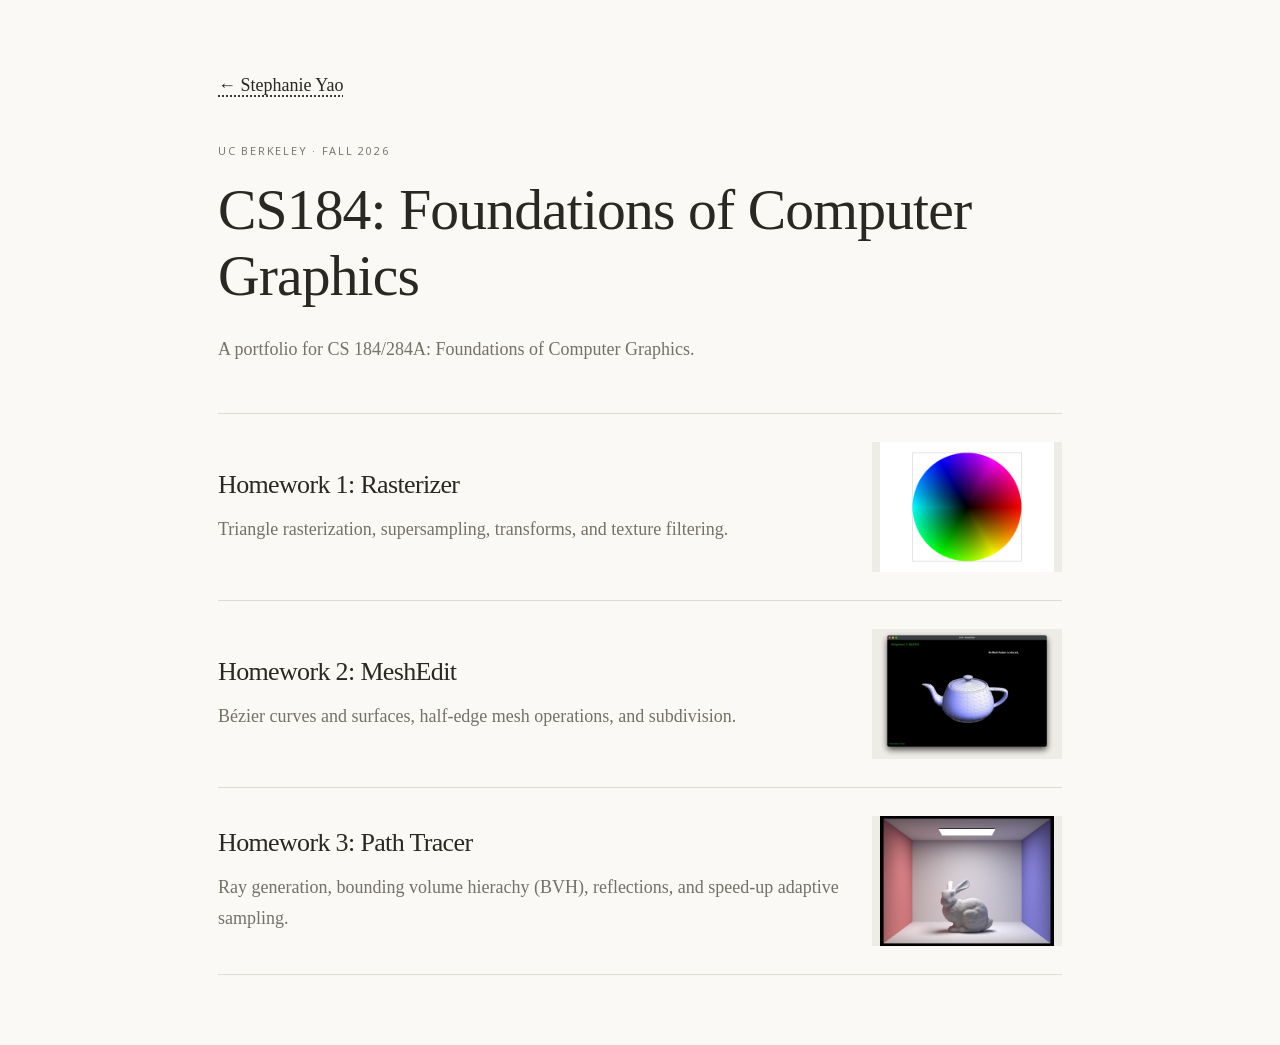
<file: public/cs184/index.html>
<!doctype html>
<html lang="en">
<head>
<meta charset="utf-8"><meta name="viewport" content="width=device-width,initial-scale=1">
<meta name="color-scheme" content="light">
<meta name="description" content="Stephanie Yao’s CS184 computer graphics homework write-ups.">
<title>CS184 Portfolio
</title>
<link rel="canonical" href="https://suniyao.github.io/cs184/">
<link rel="stylesheet" href="hw1/report.css">
<style>
.course-index{max-width:900px;margin:70px auto;padding:0 28px}.course-index h1{margin-bottom:24px}.course-index .intro{color:var(--muted)}.course-projects{display:flex;flex-direction:column;margin:48px 0}.course-projects a{display:grid;grid-template-columns:minmax(0,1fr) 190px;gap:28px;align-items:center;padding:28px 0;text-decoration:none;border-bottom:1px solid var(--line)}.course-projects a:first-child{border-top:1px solid var(--line)}.course-projects img{grid-column:2;grid-row:1;width:190px;height:130px;object-fit:contain;background:#eeece6}.course-projects .project-text{grid-column:1;grid-row:1}.course-projects h2{font-size:26px;margin:0 0 12px;padding:0;border:0}.course-projects p{color:var(--muted);margin:0}@media(max-width:600px){.course-projects a{grid-template-columns:1fr;gap:18px}.course-projects .project-text{grid-column:1;grid-row:1}.course-projects img{grid-column:1;grid-row:2;width:100%;height:auto;aspect-ratio:4/3}.course-index{margin-top:40px}}
</style>
</head>
<body><main class="course-index">
<a href="/">← Stephanie Yao</a>
<p class="eyebrow" style="margin-top:40px">UC BERKELEY · FALL 2026</p>
<h1>CS184: Foundations of Computer Graphics</h1><p class="intro">A portfolio for CS 184/284A: Foundations of Computer Graphics. </p>
<div class="course-projects">
<a href="hw1/"><img src="hw1/assets/barycentric.png" alt="A color wheel rendered with barycentric interpolation"><div class="project-text"><h2>Homework 1: Rasterizer</h2><p>Triangle rasterization, supersampling, transforms, and texture filtering.</p></div></a>
<a href="hw2/"><img src="hw2/assets/normal.png" alt="A teapot rendered with smooth vertex normals"><div class="project-text"><h2>Homework 2: MeshEdit</h2><p>Bézier curves and surfaces, half-edge mesh operations, and subdivision.</p></div></a>
<a href="hw3/"><img src="hw3/assets/part5/bunny.png" alt="A teapot rendered with smooth vertex normals"><div class="project-text"><h2>Homework 3: Path Tracer</h2><p>Ray generation, bounding volume hierachy (BVH), reflections, and speed-up adaptive sampling.</p></div></a>
</div>
</main></body></html>
</file>
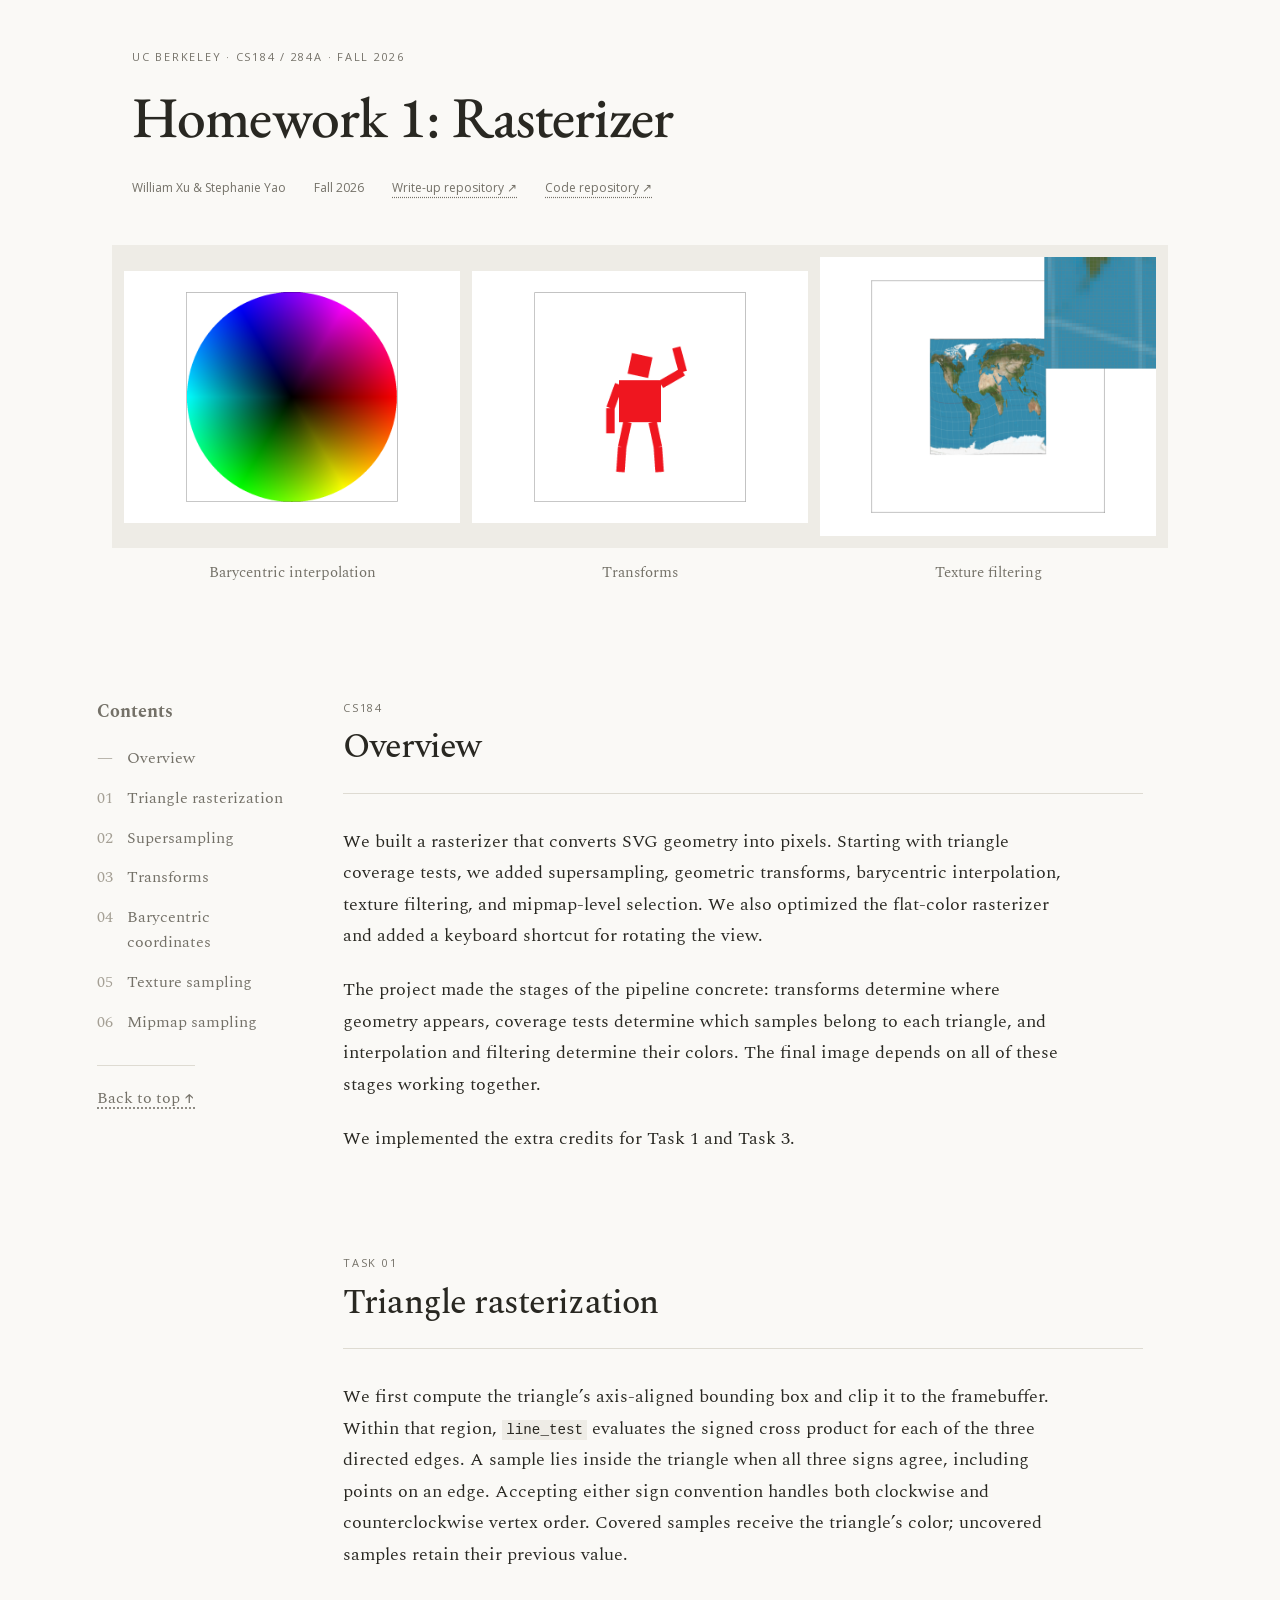
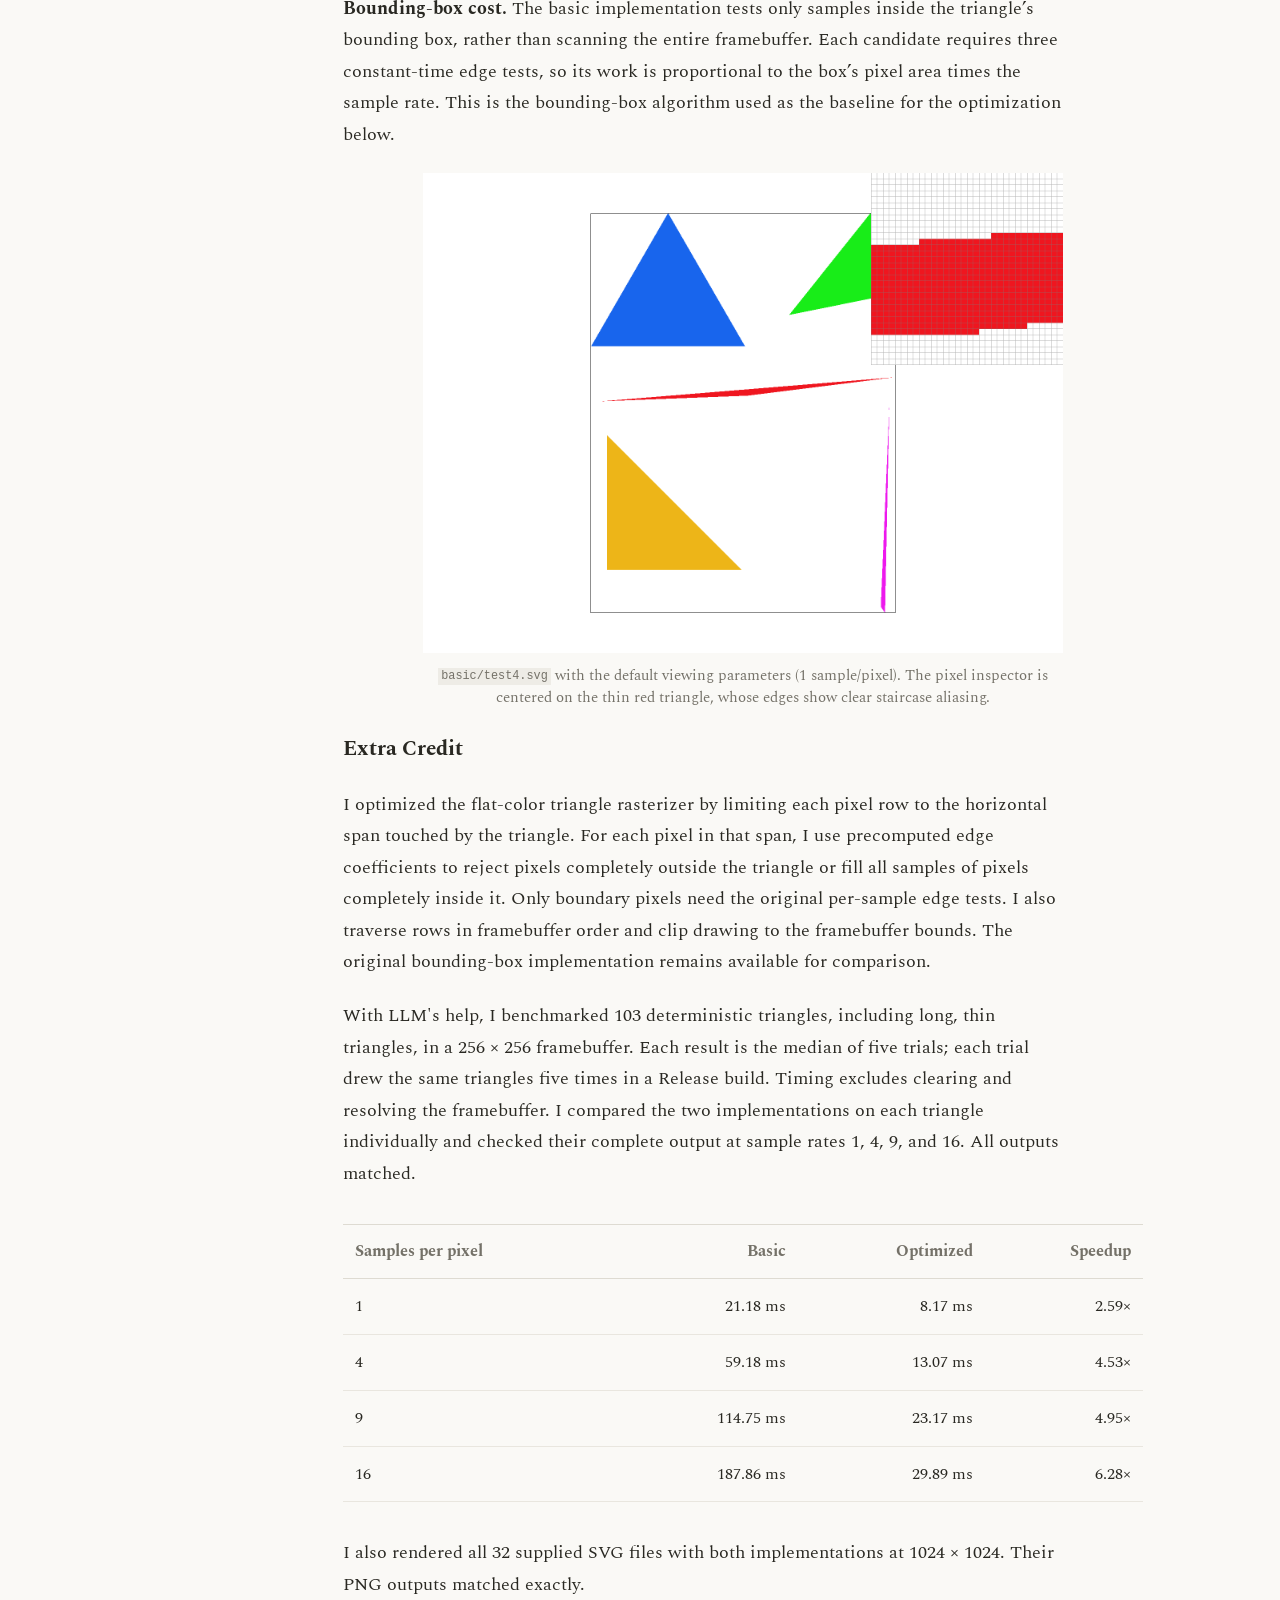
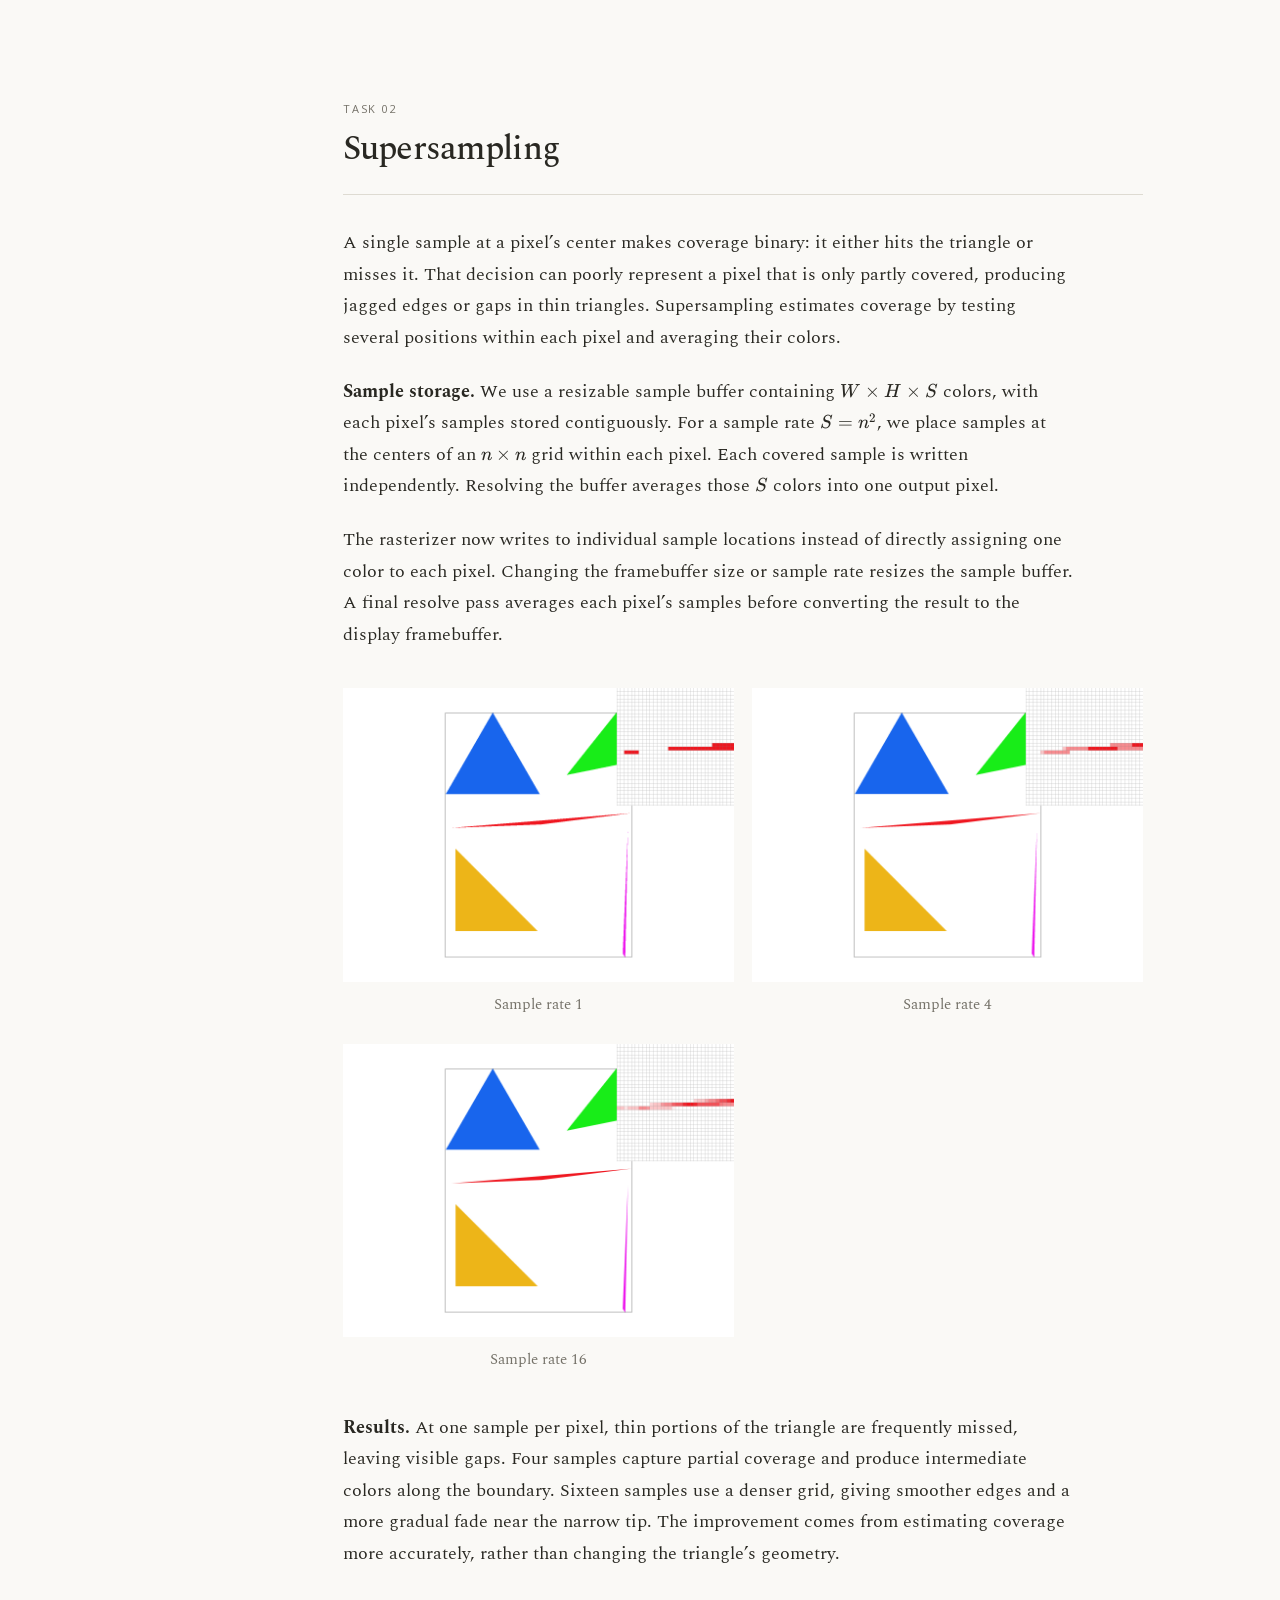
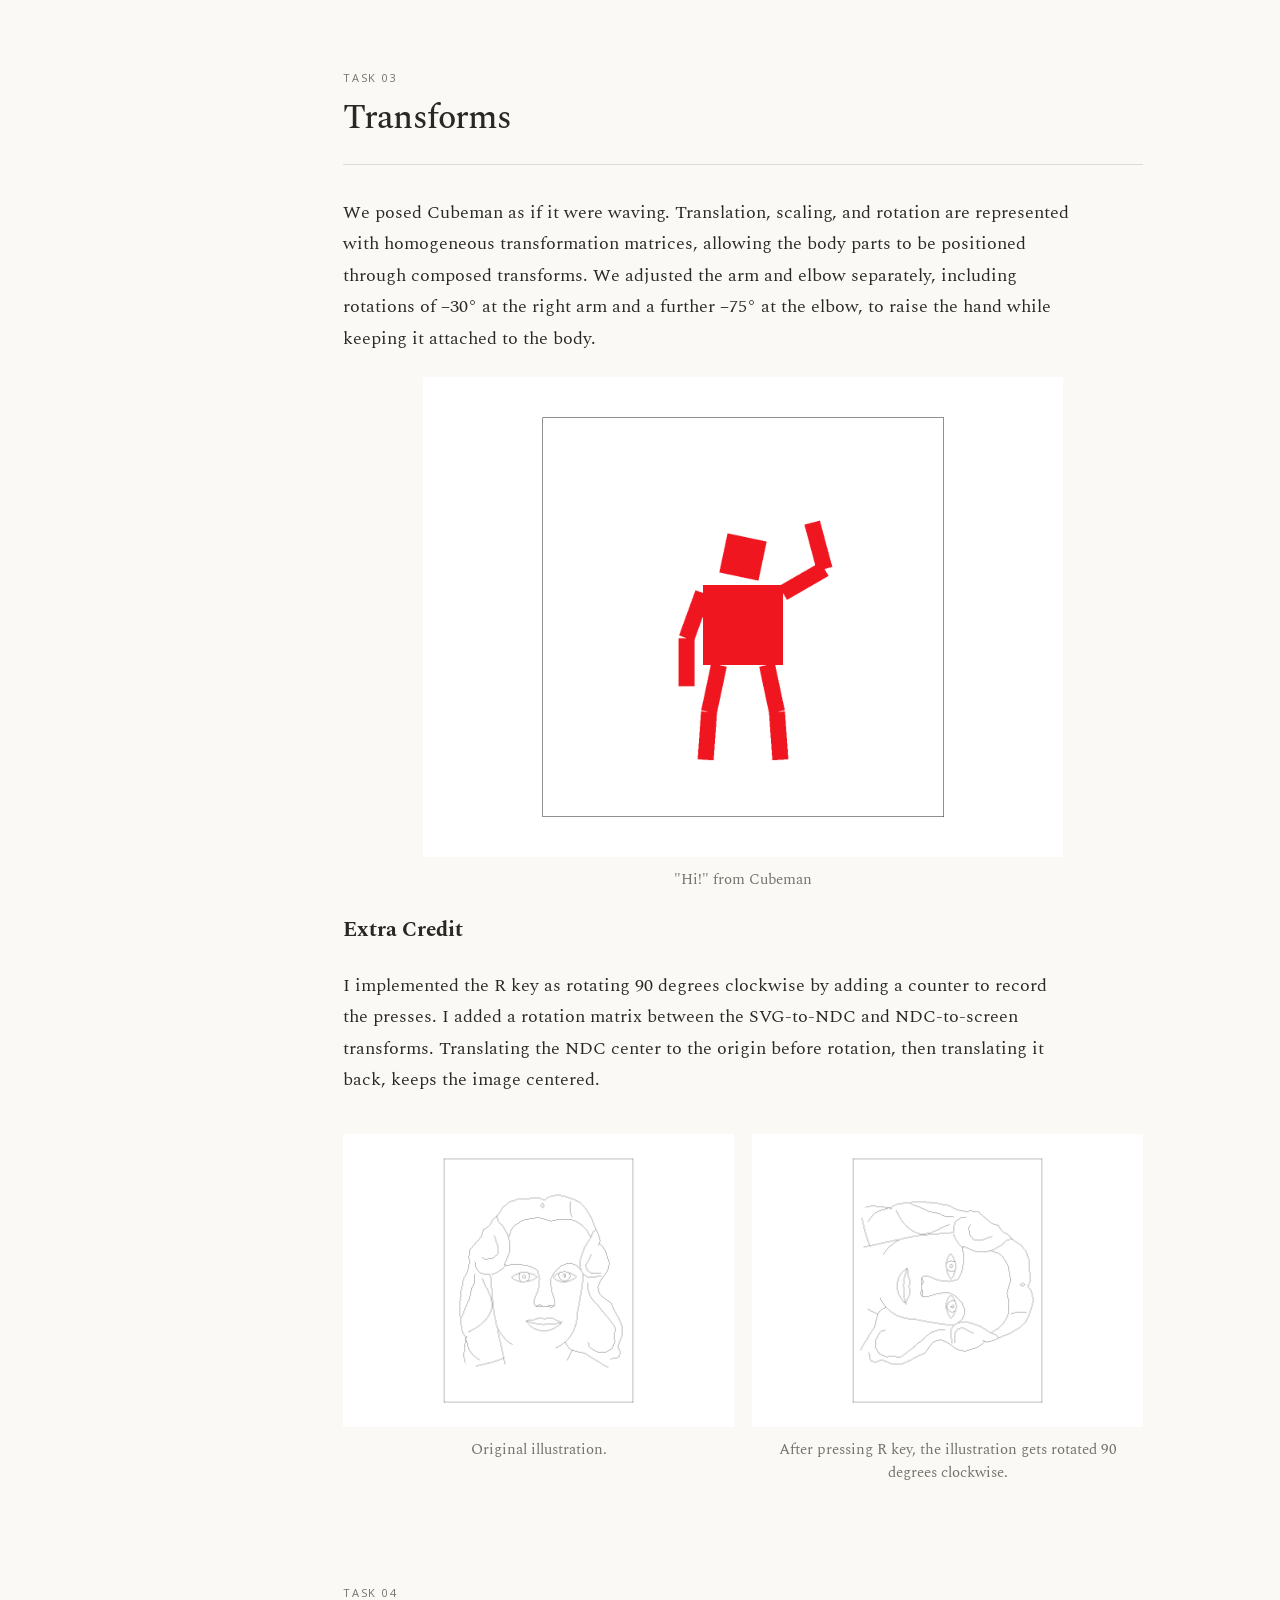
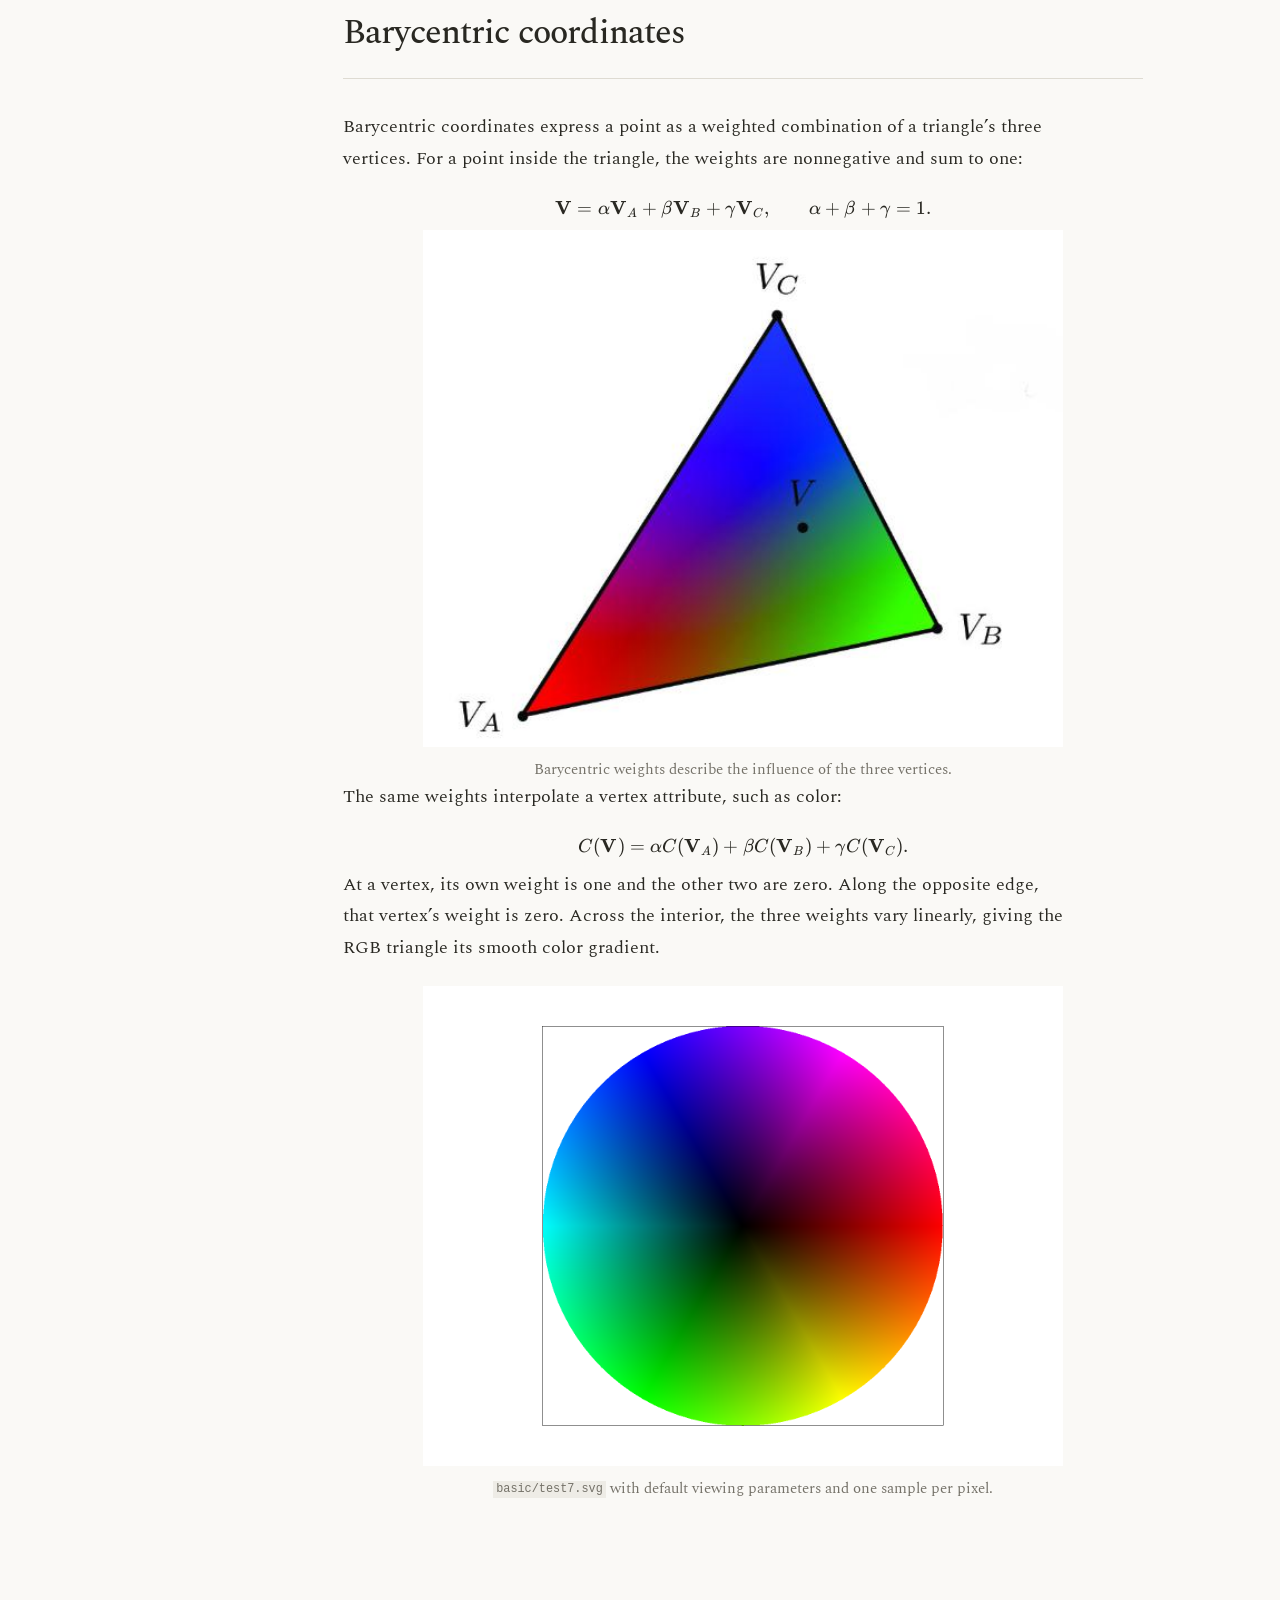
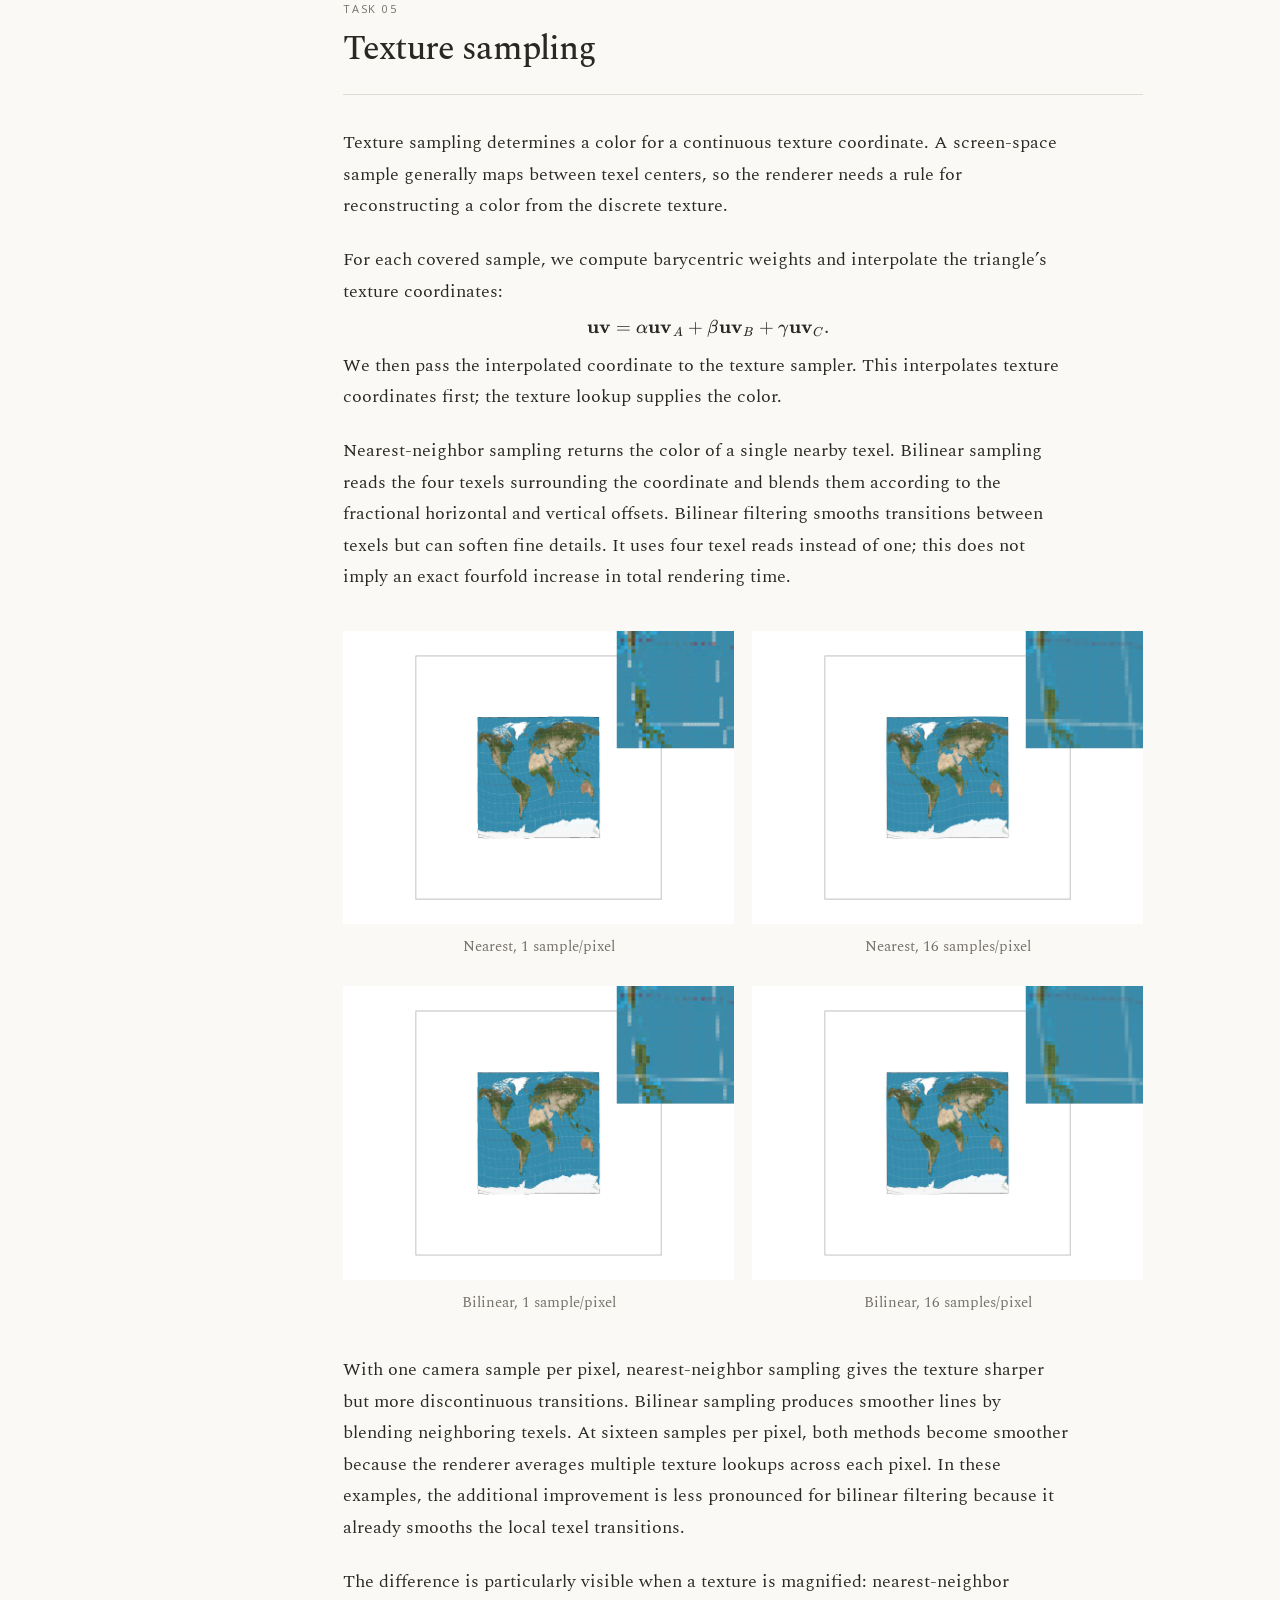
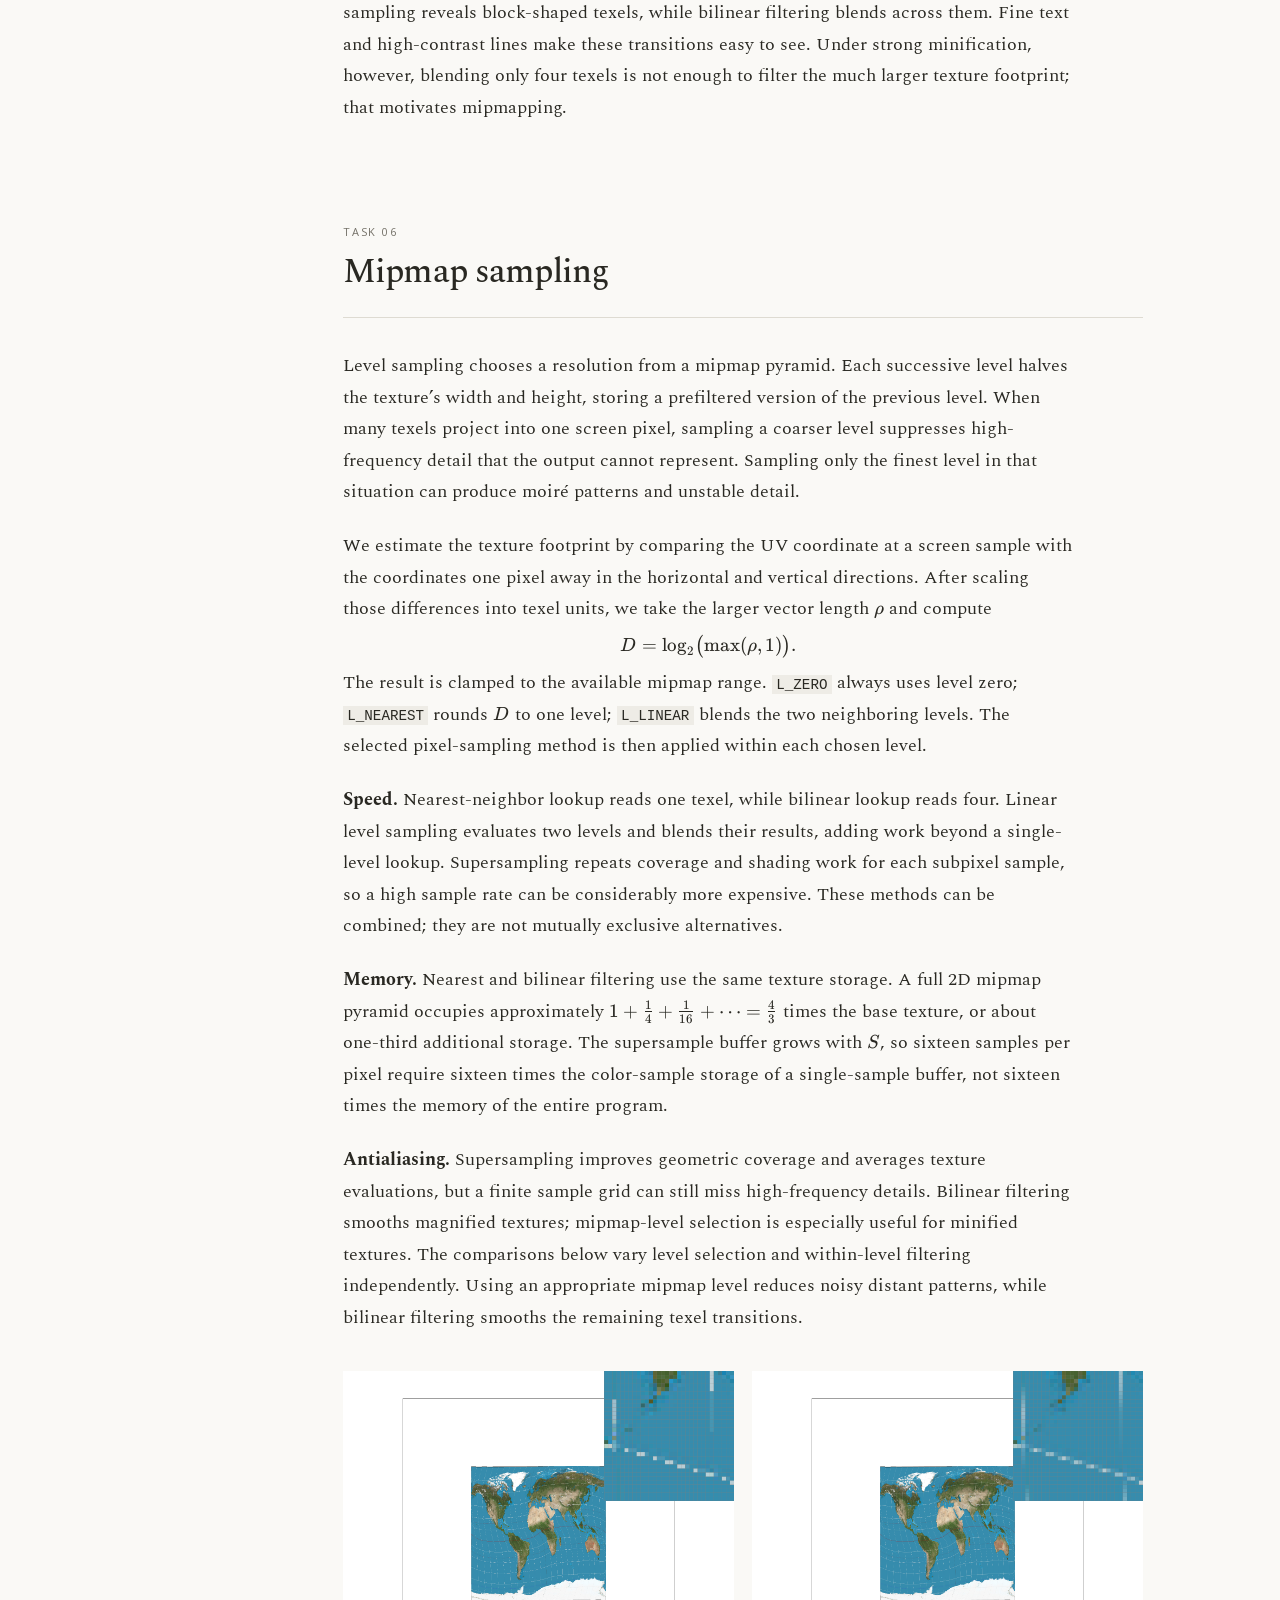
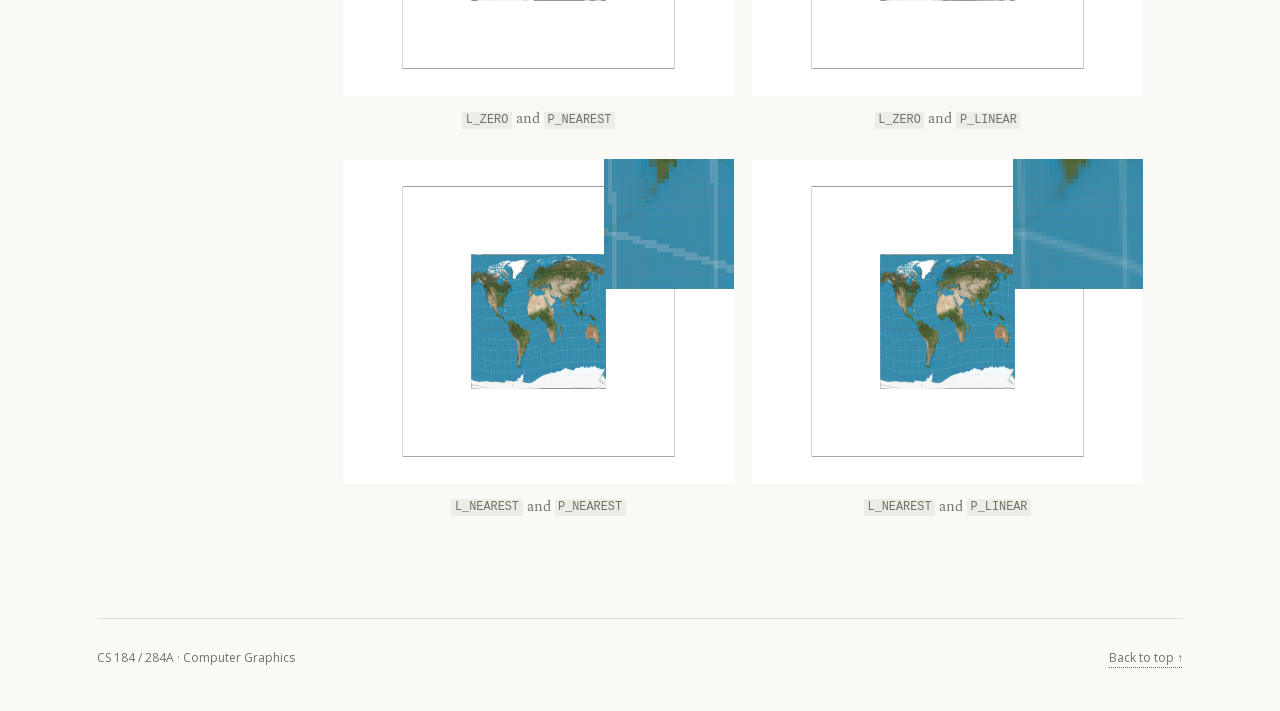
<file: public/cs184/hw1/index.html>
<!doctype html>
<html lang="en"><head><meta charset="utf-8"><meta name="viewport" content="width=device-width,initial-scale=1">
<meta name="color-scheme" content="light"><meta name="description" content="CS184 Rasterizer report by Stephanie Yao and William Xu.">
<title>CS184 Homework 1: Rasterizer</title><link rel="canonical" href="https://suniyao.github.io/cs184/hw1/">
<link rel="preconnect" href="https://fonts.googleapis.com"><link rel="preconnect" href="https://fonts.gstatic.com" crossorigin>
<link href="https://fonts.googleapis.com/css2?family=Spectral:ital,wght@0,400;0,500;0,600;1,400&family=EB+Garamond:ital,wght@0,400;0,500;1,400&display=swap" rel="stylesheet">
<link rel="stylesheet" href="assets/katex/katex.min.css"><link rel="stylesheet" href="report.css"><script defer src="assets/katex/katex.min.js"></script><script defer src="assets/katex/auto-render.min.js"></script><script defer src="math.js"></script></head><body id="top">
<a class="skip-link" href="#overview">Skip to report</a>
<main><div class="masthead"><p class="eyebrow">UC BERKELEY · CS184 / 284A · FALL 2026</p><h1>Homework 1: Rasterizer</h1><div class="byline"><span>William Xu &amp; Stephanie Yao</span><span>Fall 2026</span><a href="https://github.com/cal-cs184-student/hw1-steph-writeup">Write-up repository ↗</a><a href="https://github.com/cal-cs184-student/hw1-steph">Code repository ↗</a></div></div><figure class="hero"><div class="hero-images"><img src="assets/barycentric.png" alt="Barycentric interpolation"><img src="assets/my_robot.png" alt="Transforms"><img src="assets/lnpl.png" alt="Texture filtering"></div><figcaption><span>Barycentric interpolation</span><span>Transforms</span><span>Texture filtering</span></figcaption></figure><div class="reading-layout"><aside class="contents"><p>Contents</p><nav aria-label="Report contents"><a href="#overview"><span>—</span>Overview</a><a href="#triangles"><span>01</span>Triangle rasterization</a><a href="#supersampling"><span>02</span>Supersampling</a><a href="#transforms"><span>03</span>Transforms</a><a href="#barycentric"><span>04</span>Barycentric coordinates</a><a href="#textures"><span>05</span>Texture sampling</a><a href="#mipmaps"><span>06</span>Mipmap sampling</a></nav><a class="back-top" href="#top">Back to top ↑</a></aside><article><section id="overview" aria-labelledby="heading-overview"><div class="section-label">CS184</div><h2 id="heading-overview">Overview</h2>
		<p>We built a rasterizer that converts SVG geometry into pixels. Starting with triangle coverage tests, we added supersampling, geometric transforms, barycentric interpolation, texture filtering, and mipmap-level selection. We also optimized the flat-color rasterizer and added a keyboard shortcut for rotating the view.</p><p>The project made the stages of the pipeline concrete: transforms determine where geometry appears, coverage tests determine which samples belong to each triangle, and interpolation and filtering determine their colors. The final image depends on all of these stages working together.</p>
		<p>We implemented the extra credits for Task 1 and Task 3.</p>

		</section>
<section id="triangles" aria-labelledby="heading-triangles"><div class="section-label">TASK 01</div><h2 id="heading-triangles">Triangle rasterization</h2>
		<p>We first compute the triangle’s axis-aligned bounding box and clip it to the framebuffer. Within that region, <code>line_test</code> evaluates the signed cross product for each of the three directed edges. A sample lies inside the triangle when all three signs agree, including points on an edge. Accepting either sign convention handles both clockwise and counterclockwise vertex order. Covered samples receive the triangle’s color; uncovered samples retain their previous value.</p>
		<p><b>Bounding-box cost.</b> The basic implementation tests only samples inside the triangle’s bounding box, rather than scanning the entire framebuffer. Each candidate requires three constant-time edge tests, so its work is proportional to the box’s pixel area times the sample rate. This is the bounding-box algorithm used as the baseline for the optimization below.</p>
		<figure><a class="image-link" href="assets/t1.png" target="_blank" rel="noopener" aria-label="Open image at original resolution"><img alt="basic/test4.svg with the default viewing parameters (1 sample/pixel). The
				pixel inspector is centered on the thin red triangle, whose edges show clear staircase aliasing." src="assets/t1.png"/></a><figcaption><code>basic/test4.svg</code> with the default viewing parameters (1 sample/pixel). The
				pixel inspector is centered on the thin red triangle, whose edges show clear staircase aliasing.</figcaption></figure>
		<h3>Extra Credit</h3>
		<p>I optimized the flat-color triangle rasterizer by limiting each pixel row to the horizontal span touched by the triangle. For each pixel in that span, I use precomputed edge coefficients to reject pixels completely outside the triangle or fill all samples of pixels completely inside it. Only boundary pixels need the original per-sample edge tests. I also traverse rows in framebuffer order and clip drawing to the framebuffer bounds. The original bounding-box implementation remains available for comparison.</p>
		<p>With LLM's help, I benchmarked 103 deterministic triangles, including long, thin triangles, in a 256 &times; 256 framebuffer. Each result is the median of five trials; each trial drew the same triangles five times in a Release build. Timing excludes clearing and resolving the framebuffer. I compared the two implementations on each triangle individually and checked their complete output at sample rates 1, 4, 9, and 16. All outputs matched.</p>
		<div class="table-scroll"><table class="measurements">
			<tr><th>Samples per pixel</th><th>Basic</th><th>Optimized</th><th>Speedup</th></tr>
			<tr><td>1</td><td>21.18 ms</td><td>8.17 ms</td><td>2.59&times;</td></tr>
			<tr><td>4</td><td>59.18 ms</td><td>13.07 ms</td><td>4.53&times;</td></tr>
			<tr><td>9</td><td>114.75 ms</td><td>23.17 ms</td><td>4.95&times;</td></tr>
			<tr><td>16</td><td>187.86 ms</td><td>29.89 ms</td><td>6.28&times;</td></tr>
		</table></div>
		<p>I also rendered all 32 supplied SVG files with both implementations at 1024 &times; 1024. Their PNG outputs matched exactly.</p>


		</section>
<section id="supersampling" aria-labelledby="heading-supersampling"><div class="section-label">TASK 02</div><h2 id="heading-supersampling">Supersampling</h2>
		<p>A single sample at a pixel’s center makes coverage binary: it either hits the triangle or misses it. That decision can poorly represent a pixel that is only partly covered, producing jagged edges or gaps in thin triangles. Supersampling estimates coverage by testing several positions within each pixel and averaging their colors.</p>
		<p><b>Sample storage.</b> We use a resizable sample buffer containing \(W\times H\times S\) colors, with each pixel’s samples stored contiguously. For a sample rate \(S=n^2\), we place samples at the centers of an \(n\times n\) grid within each pixel. Each covered sample is written independently. Resolving the buffer averages those \(S\) colors into one output pixel.</p>
		<p>The rasterizer now writes to individual sample locations instead of directly assigning one color to each pixel. Changing the framebuffer size or sample rate resizes the sample buffer. A final resolve pass averages each pixel’s samples before converting the result to the display framebuffer.</p>

			<div class="figure-grid"><figure><a class="image-link" href="assets/spsp1.png" target="_blank" rel="noopener" aria-label="Open image at original resolution"><img alt="Sample rate 1" src="assets/spsp1.png"/></a><figcaption>Sample rate 1</figcaption></figure><figure><a class="image-link" href="assets/spsp4.png" target="_blank" rel="noopener" aria-label="Open image at original resolution"><img alt="Sample rate 4" src="assets/spsp4.png"/></a><figcaption>Sample rate 4</figcaption></figure><figure><a class="image-link" href="assets/spsp16.png" target="_blank" rel="noopener" aria-label="Open image at original resolution"><img alt="Sample rate 16" src="assets/spsp16.png"/></a><figcaption>Sample rate 16</figcaption></figure></div>

		<p><b>Results.</b> At one sample per pixel, thin portions of the triangle are frequently missed, leaving visible gaps. Four samples capture partial coverage and produce intermediate colors along the boundary. Sixteen samples use a denser grid, giving smoother edges and a more gradual fade near the narrow tip. The improvement comes from estimating coverage more accurately, rather than changing the triangle’s geometry.</p>

		</section>
<section id="transforms" aria-labelledby="heading-transforms"><div class="section-label">TASK 03</div><h2 id="heading-transforms">Transforms</h2>
		<p>We posed Cubeman as if it were waving. Translation, scaling, and rotation are represented with homogeneous transformation matrices, allowing the body parts to be positioned through composed transforms. We adjusted the arm and elbow separately, including rotations of −30° at the right arm and a further −75° at the elbow, to raise the hand while keeping it attached to the body.</p>
		<figure><a class="image-link" href="assets/my_robot.png" target="_blank" rel="noopener" aria-label="Open image at original resolution"><img alt="&quot;Hi!&quot; from Cubeman" src="assets/my_robot.png"/></a><figcaption>"Hi!" from Cubeman</figcaption></figure>
		<h3>Extra Credit</h3>
		<p>I implemented the R key as rotating 90 degrees clockwise by adding a counter to record the presses. I added a rotation matrix between the SVG-to-NDC and NDC-to-screen transforms. Translating the NDC center to the origin before rotation, then translating it back, keeps the image centered.</p>

			<div class="figure-grid"><figure><a class="image-link" href="assets/monalisa0.png" target="_blank" rel="noopener" aria-label="Open image at original resolution"><img alt="Original illustration." src="assets/monalisa0.png"/></a><figcaption>Original illustration.</figcaption></figure><figure><a class="image-link" href="assets/monalisar.png" target="_blank" rel="noopener" aria-label="Open image at original resolution"><img alt="After pressing R key, the illustration gets rotated 90 degrees clockwise." src="assets/monalisar.png"/></a><figcaption>After pressing R key, the illustration gets rotated 90 degrees clockwise.</figcaption></figure></div>

		</section>
<section id="barycentric" aria-labelledby="heading-barycentric"><div class="section-label">TASK 04</div><h2 id="heading-barycentric">Barycentric coordinates</h2>
<p>Barycentric coordinates express a point as a weighted combination of a triangle’s three vertices. For a point inside the triangle, the weights are nonnegative and sum to one:</p>
\[\mathbf V=\alpha\mathbf V_A+\beta\mathbf V_B+\gamma\mathbf V_C,\qquad\alpha+\beta+\gamma=1.\]
<figure><a class="image-link" href="assets/barycentric_explanation.png" target="_blank" rel="noopener" aria-label="Open image at original resolution"><img alt="Barycentric weights describe the influence of the three vertices." src="assets/barycentric_explanation.png"></a><figcaption>Barycentric weights describe the influence of the three vertices.</figcaption></figure>
<p>The same weights interpolate a vertex attribute, such as color:</p>
\[C(\mathbf V)=\alpha C(\mathbf V_A)+\beta C(\mathbf V_B)+\gamma C(\mathbf V_C).\]
<p>At a vertex, its own weight is one and the other two are zero. Along the opposite edge, that vertex’s weight is zero. Across the interior, the three weights vary linearly, giving the RGB triangle its smooth color gradient.</p>
<figure><a class="image-link" href="assets/barycentric.png" target="_blank" rel="noopener" aria-label="Open image at original resolution"><img alt="basic/test7.svg with default viewing parameters and one sample per pixel." src="assets/barycentric.png"></a><figcaption><code>basic/test7.svg</code> with default viewing parameters and one sample per pixel.</figcaption></figure>
</section>
<section id="textures" aria-labelledby="heading-textures"><div class="section-label">TASK 05</div><h2 id="heading-textures">Texture sampling</h2>
		<p>Texture sampling determines a color for a continuous texture coordinate. A screen-space sample generally maps between texel centers, so the renderer needs a rule for reconstructing a color from the discrete texture.</p>
		<p>For each covered sample, we compute barycentric weights and interpolate the triangle’s texture coordinates: \[\mathbf{uv}=\alpha\mathbf{uv}_A+\beta\mathbf{uv}_B+\gamma\mathbf{uv}_C.\] We then pass the interpolated coordinate to the texture sampler. This interpolates texture coordinates first; the texture lookup supplies the color.</p>
		<p>Nearest-neighbor sampling returns the color of a single nearby texel. Bilinear sampling reads the four texels surrounding the coordinate and blends them according to the fractional horizontal and vertical offsets. Bilinear filtering smooths transitions between texels but can soften fine details. It uses four texel reads instead of one; this does not imply an exact fourfold increase in total rendering time.</p>


			<div class="figure-grid"><figure><a class="image-link" href="assets/t5n1.png" target="_blank" rel="noopener" aria-label="Open image at original resolution"><img alt="Nearest, 1 sample/pixel" src="assets/t5n1.png"/></a><figcaption>Nearest, 1 sample/pixel</figcaption></figure><figure><a class="image-link" href="assets/t5n16.png" target="_blank" rel="noopener" aria-label="Open image at original resolution"><img alt="Nearest, 16 samples/pixel" src="assets/t5n16.png"/></a><figcaption>Nearest, 16 samples/pixel</figcaption></figure><figure><a class="image-link" href="assets/t5b1.png" target="_blank" rel="noopener" aria-label="Open image at original resolution"><img alt="Bilinear, 1 sample/pixel" src="assets/t5b1.png"/></a><figcaption>Bilinear, 1 sample/pixel</figcaption></figure><figure><a class="image-link" href="assets/t5b16.png" target="_blank" rel="noopener" aria-label="Open image at original resolution"><img alt="Bilinear, 16 samples/pixel" src="assets/t5b16.png"/></a><figcaption>Bilinear, 16 samples/pixel</figcaption></figure></div>


		<p>With one camera sample per pixel, nearest-neighbor sampling gives the texture sharper but more discontinuous transitions. Bilinear sampling produces smoother lines by blending neighboring texels. At sixteen samples per pixel, both methods become smoother because the renderer averages multiple texture lookups across each pixel. In these examples, the additional improvement is less pronounced for bilinear filtering because it already smooths the local texel transitions.</p>
		<p>The difference is particularly visible when a texture is magnified: nearest-neighbor sampling reveals block-shaped texels, while bilinear filtering blends across them. Fine text and high-contrast lines make these transitions easy to see. Under strong minification, however, blending only four texels is not enough to filter the much larger texture footprint; that motivates mipmapping.</p>

		</section>
<section id="mipmaps" aria-labelledby="heading-mipmaps"><div class="section-label">TASK 06</div><h2 id="heading-mipmaps">Mipmap sampling</h2>
		<p>Level sampling chooses a resolution from a mipmap pyramid. Each successive level halves the texture’s width and height, storing a prefiltered version of the previous level. When many texels project into one screen pixel, sampling a coarser level suppresses high-frequency detail that the output cannot represent. Sampling only the finest level in that situation can produce moiré patterns and unstable detail.</p>
		<p>We estimate the texture footprint by comparing the UV coordinate at a screen sample with the coordinates one pixel away in the horizontal and vertical directions. After scaling those differences into texel units, we take the larger vector length \(\rho\) and compute \[D=\log_2\bigl(\max(\rho,1)\bigr).\] The result is clamped to the available mipmap range. <code>L_ZERO</code> always uses level zero; <code>L_NEAREST</code> rounds \(D\) to one level; <code>L_LINEAR</code> blends the two neighboring levels. The selected pixel-sampling method is then applied within each chosen level.</p>
		<p><b>Speed.</b> Nearest-neighbor lookup reads one texel, while bilinear lookup reads four. Linear level sampling evaluates two levels and blends their results, adding work beyond a single-level lookup. Supersampling repeats coverage and shading work for each subpixel sample, so a high sample rate can be considerably more expensive. These methods can be combined; they are not mutually exclusive alternatives.</p>
<p><b>Memory.</b> Nearest and bilinear filtering use the same texture storage. A full 2D mipmap pyramid occupies approximately \(1+\tfrac14+\tfrac1{16}+\cdots=\tfrac43\) times the base texture, or about one-third additional storage. The supersample buffer grows with \(S\), so sixteen samples per pixel require sixteen times the color-sample storage of a single-sample buffer, not sixteen times the memory of the entire program.</p>
<p><b>Antialiasing.</b> Supersampling improves geometric coverage and averages texture evaluations, but a finite sample grid can still miss high-frequency details. Bilinear filtering smooths magnified textures; mipmap-level selection is especially useful for minified textures. The comparisons below vary level selection and within-level filtering independently. Using an appropriate mipmap level reduces noisy distant patterns, while bilinear filtering smooths the remaining texel transitions.</p>

			<div class="figure-grid"><figure><a class="image-link" href="assets/l0pn.png" target="_blank" rel="noopener" aria-label="Open image at original resolution"><img alt="L_ZERO and P_NEAREST" src="assets/l0pn.png"/></a><figcaption><code>L_ZERO</code> and <code>P_NEAREST</code></figcaption></figure><figure><a class="image-link" href="assets/l0pl.png" target="_blank" rel="noopener" aria-label="Open image at original resolution"><img alt="L_ZERO and P_LINEAR" src="assets/l0pl.png"/></a><figcaption><code>L_ZERO</code> and <code>P_LINEAR</code></figcaption></figure><figure><a class="image-link" href="assets/lnpn.png" target="_blank" rel="noopener" aria-label="Open image at original resolution"><img alt="L_NEAREST and P_NEAREST" src="assets/lnpn.png"/></a><figcaption><code>L_NEAREST</code> and <code>P_NEAREST</code></figcaption></figure><figure><a class="image-link" href="assets/lnpl.png" target="_blank" rel="noopener" aria-label="Open image at original resolution"><img alt="L_NEAREST and P_LINEAR" src="assets/lnpl.png"/></a><figcaption><code>L_NEAREST</code> and <code>P_LINEAR</code></figcaption></figure></div>

		</section></article></div></main><footer class="site-footer"><span>CS 184 / 284A · Computer Graphics</span><a href="#top">Back to top ↑</a></footer></body></html>
</file>
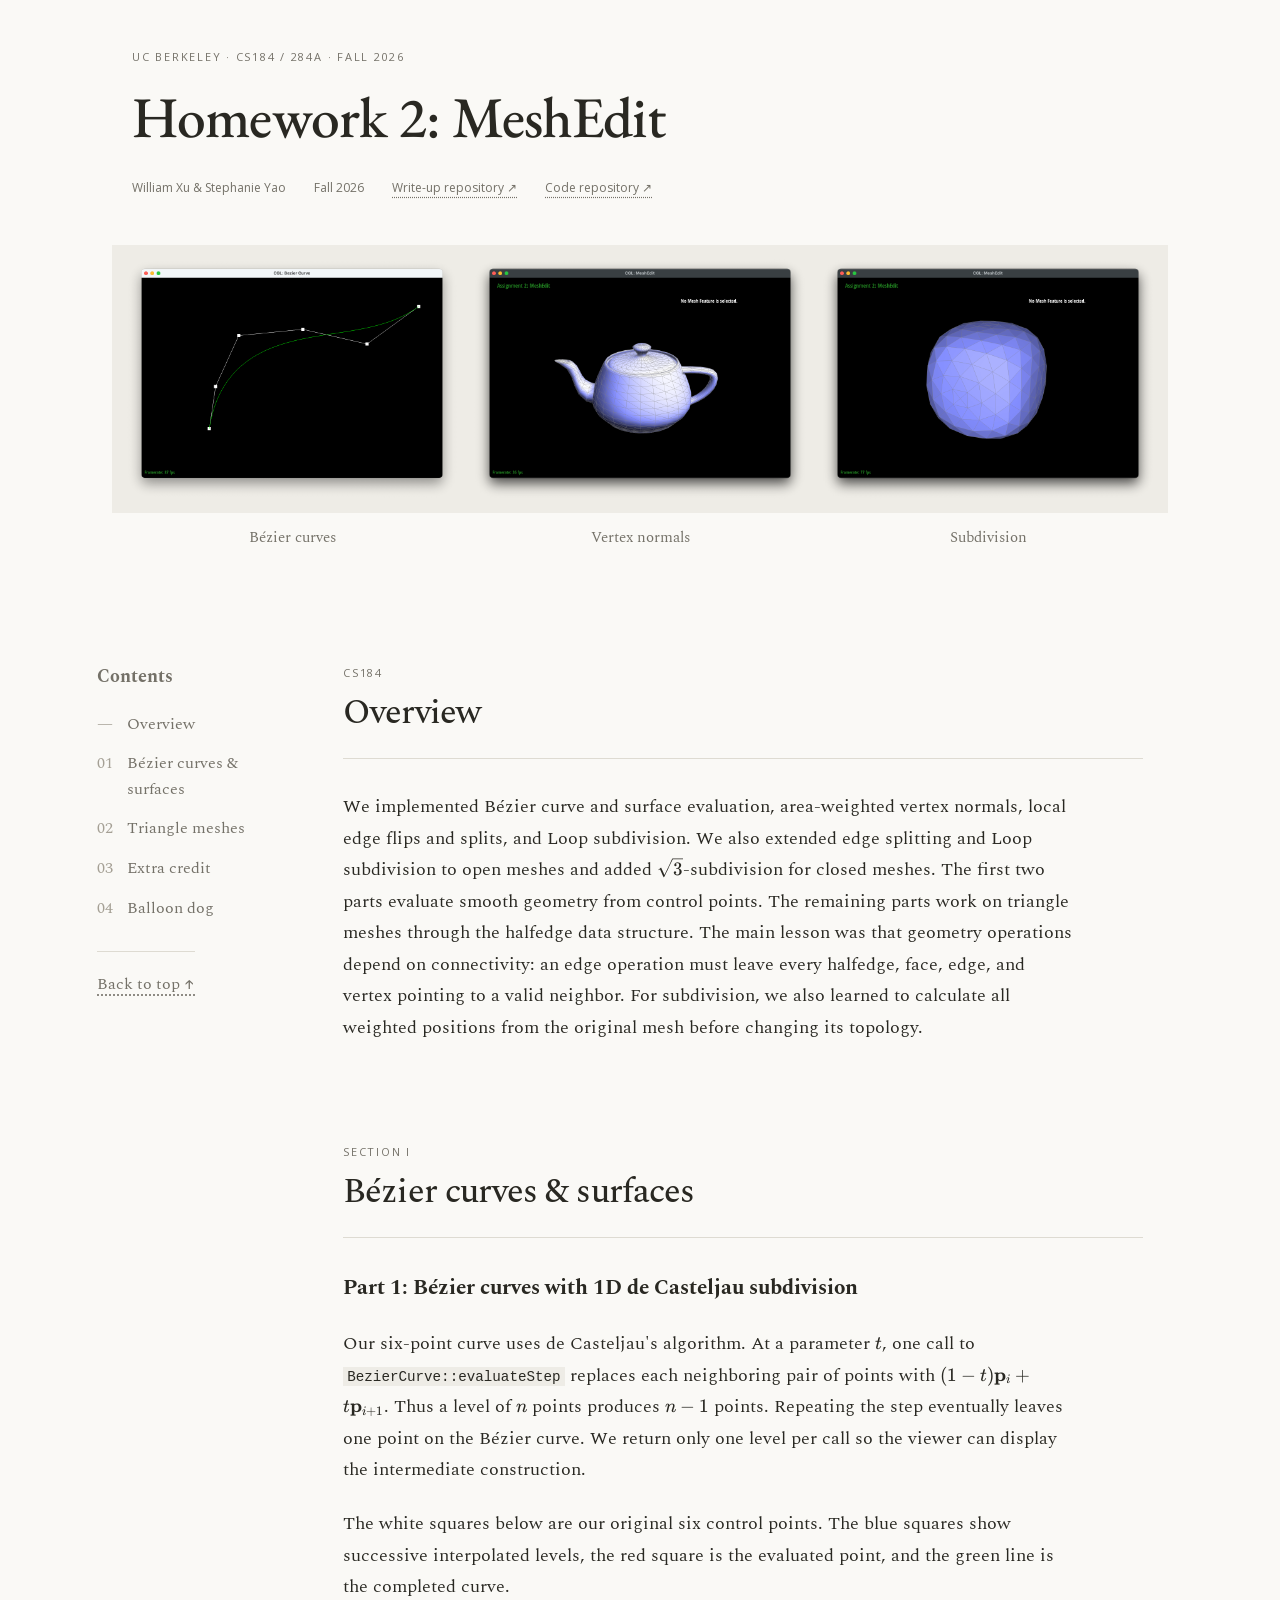
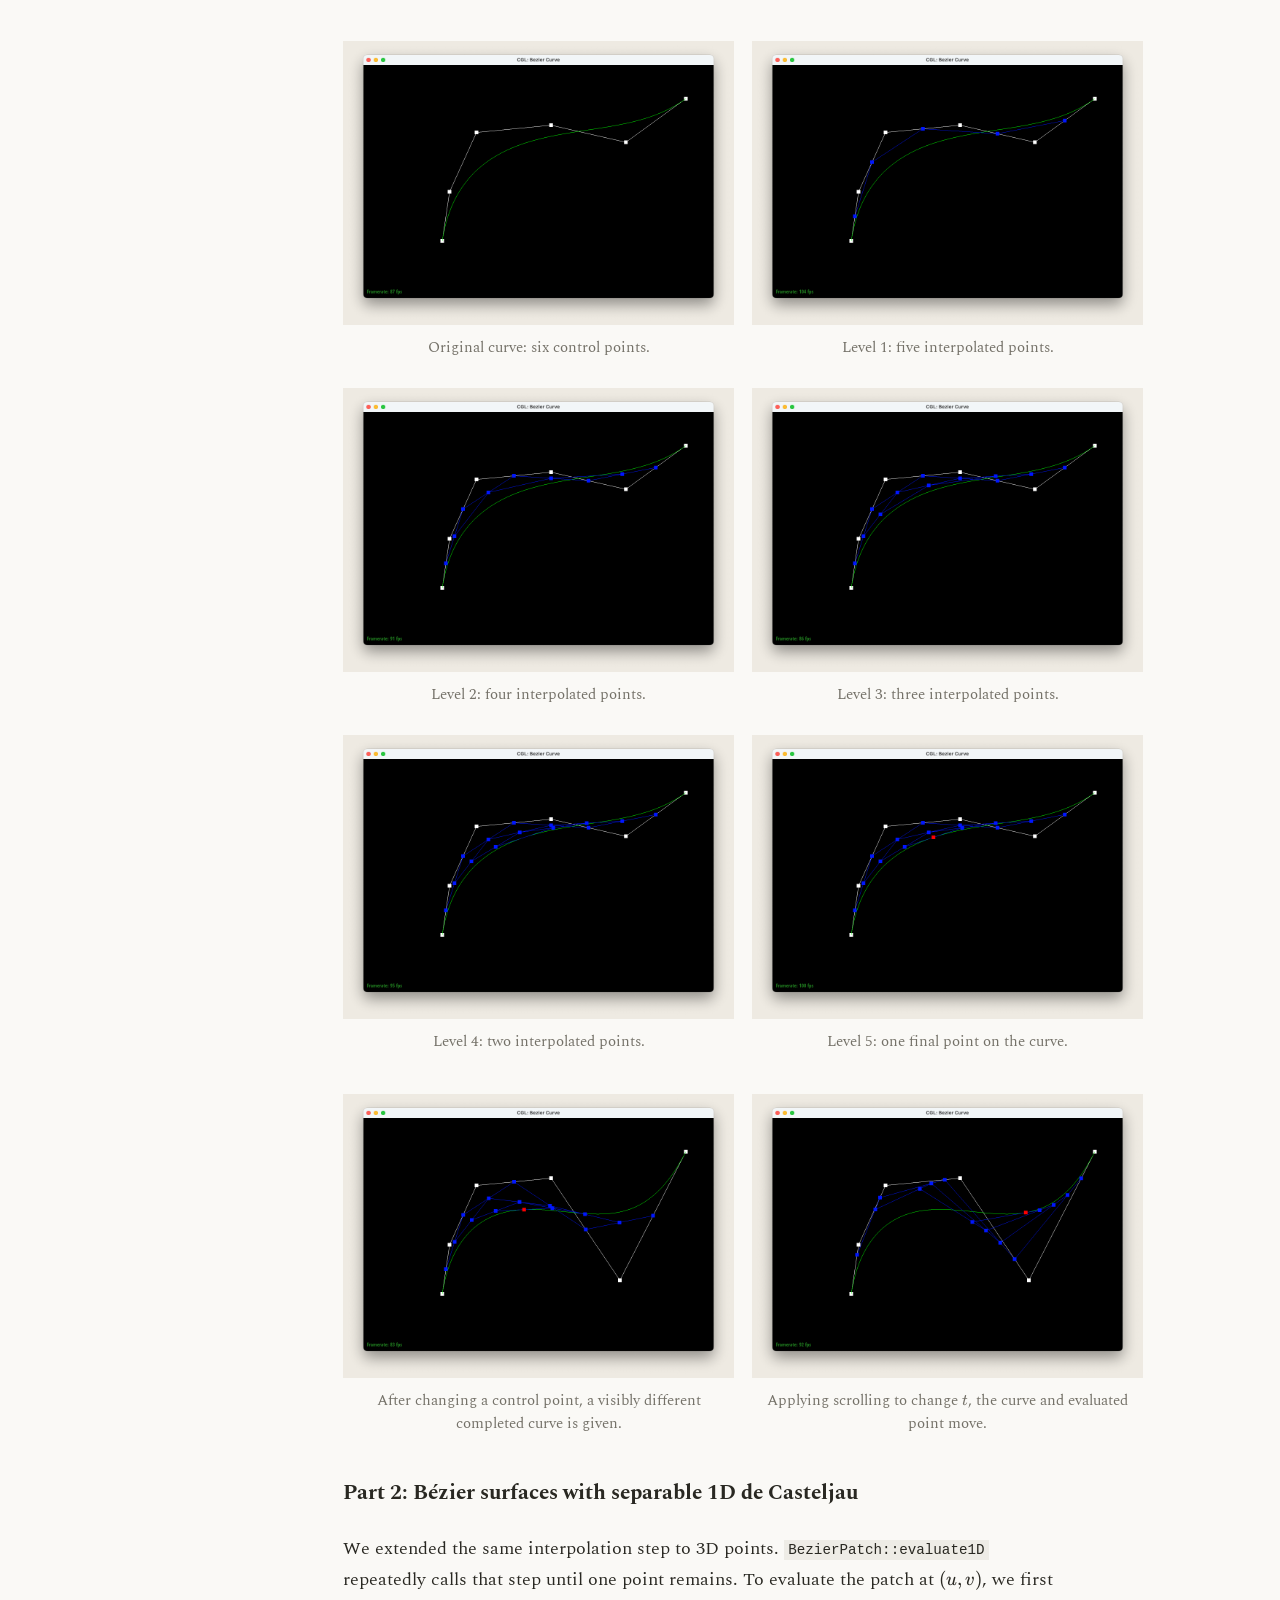
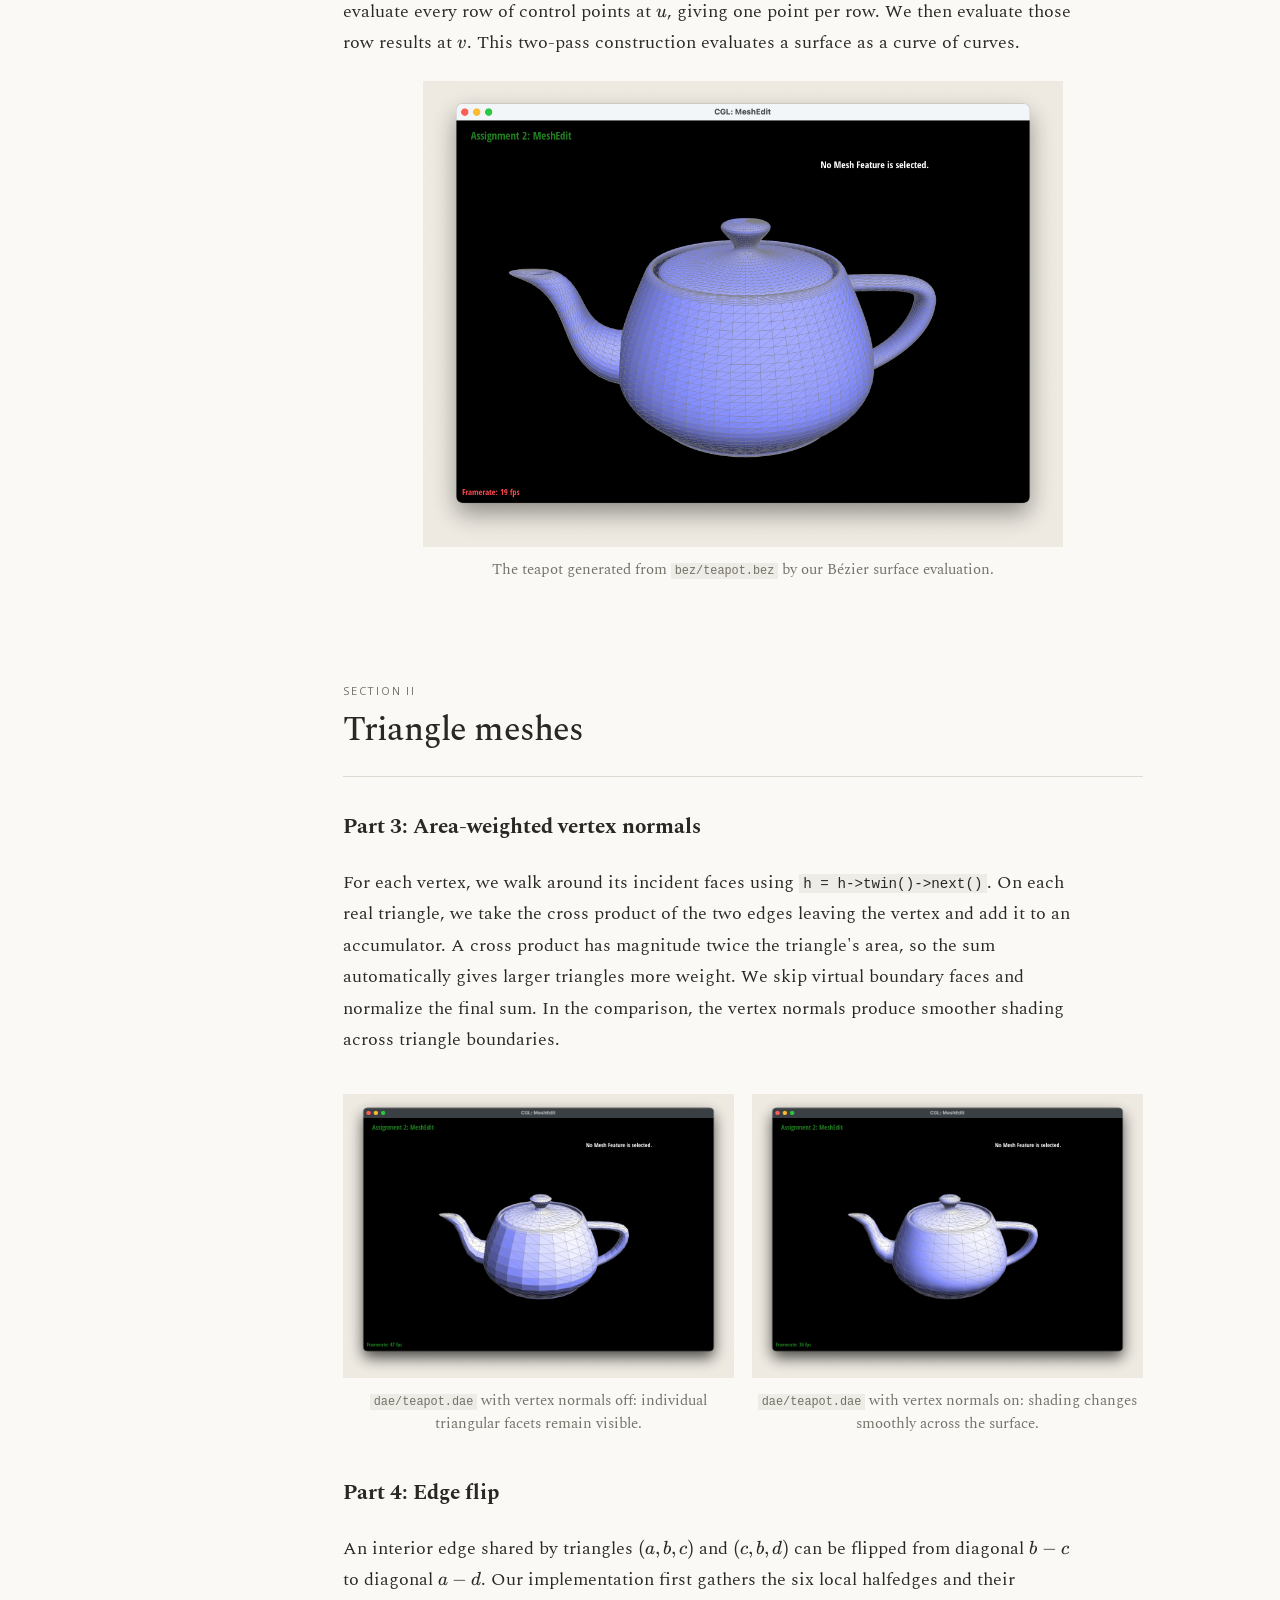
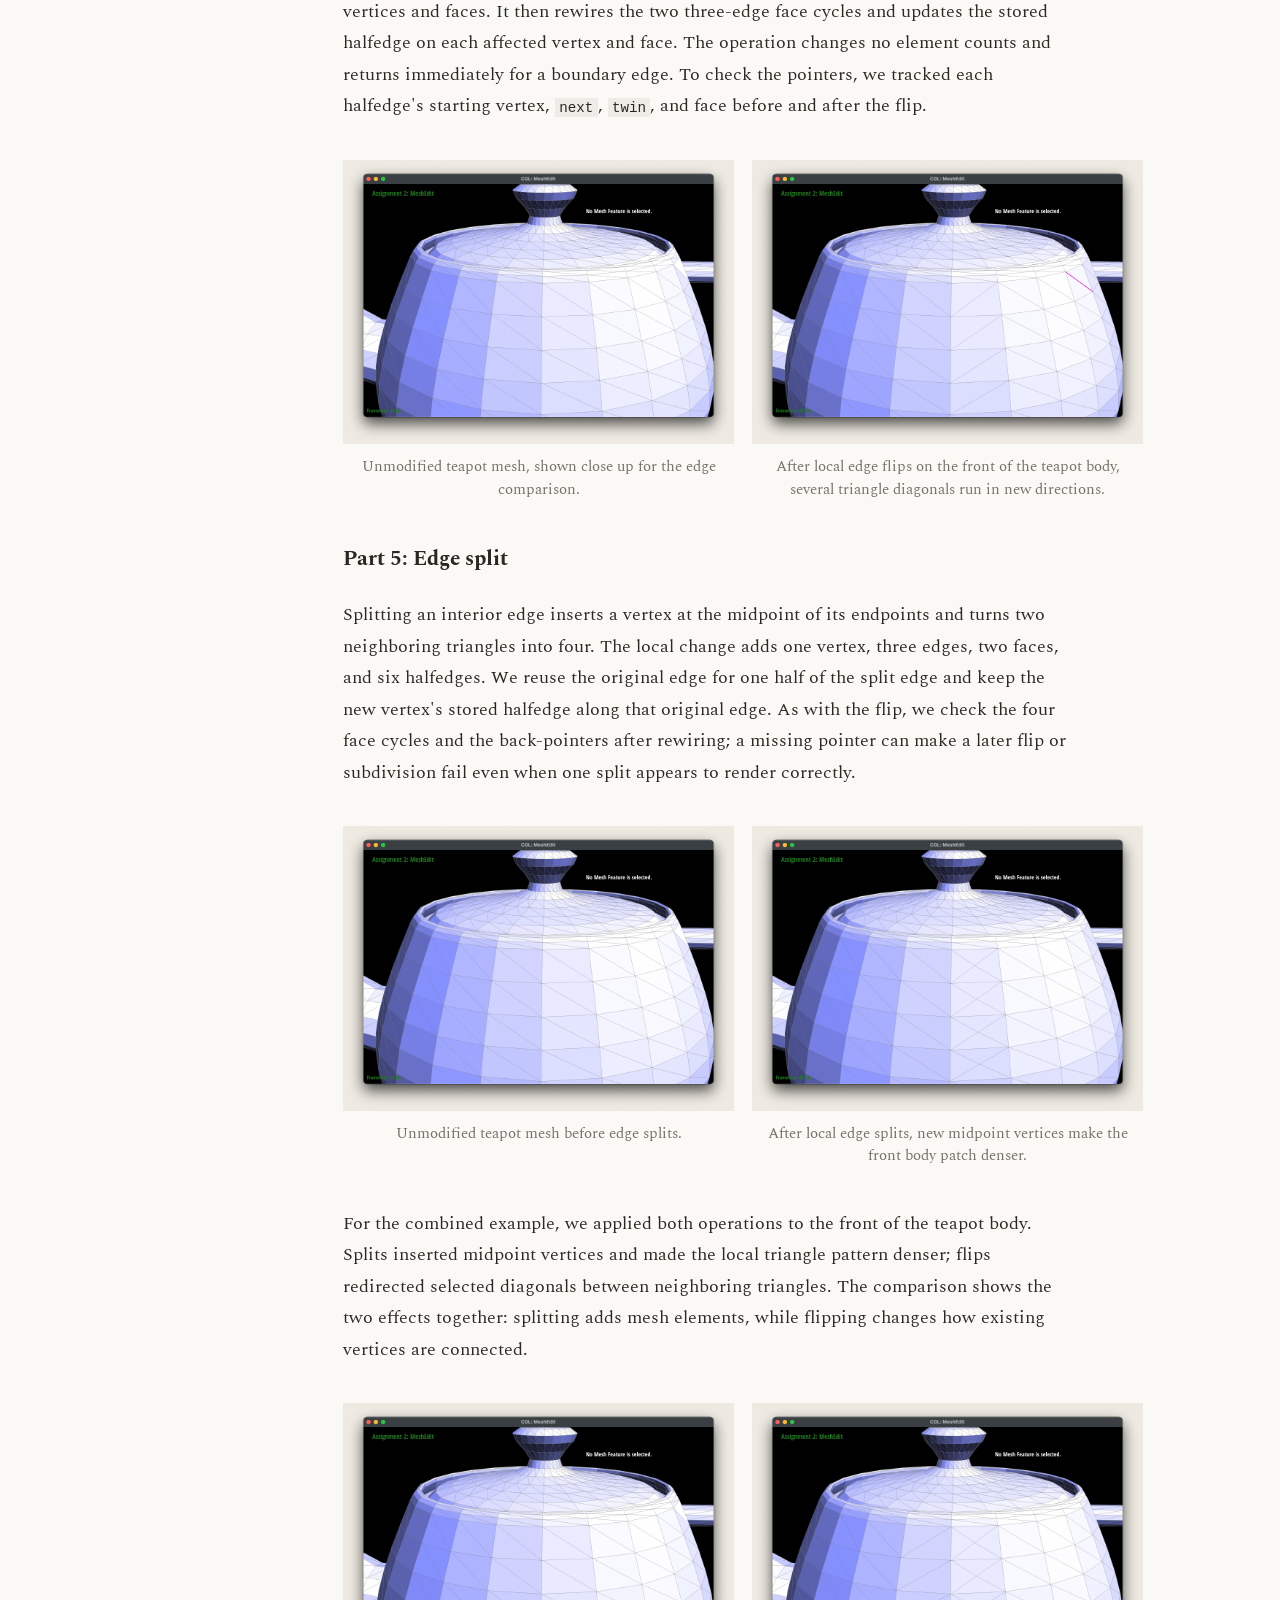
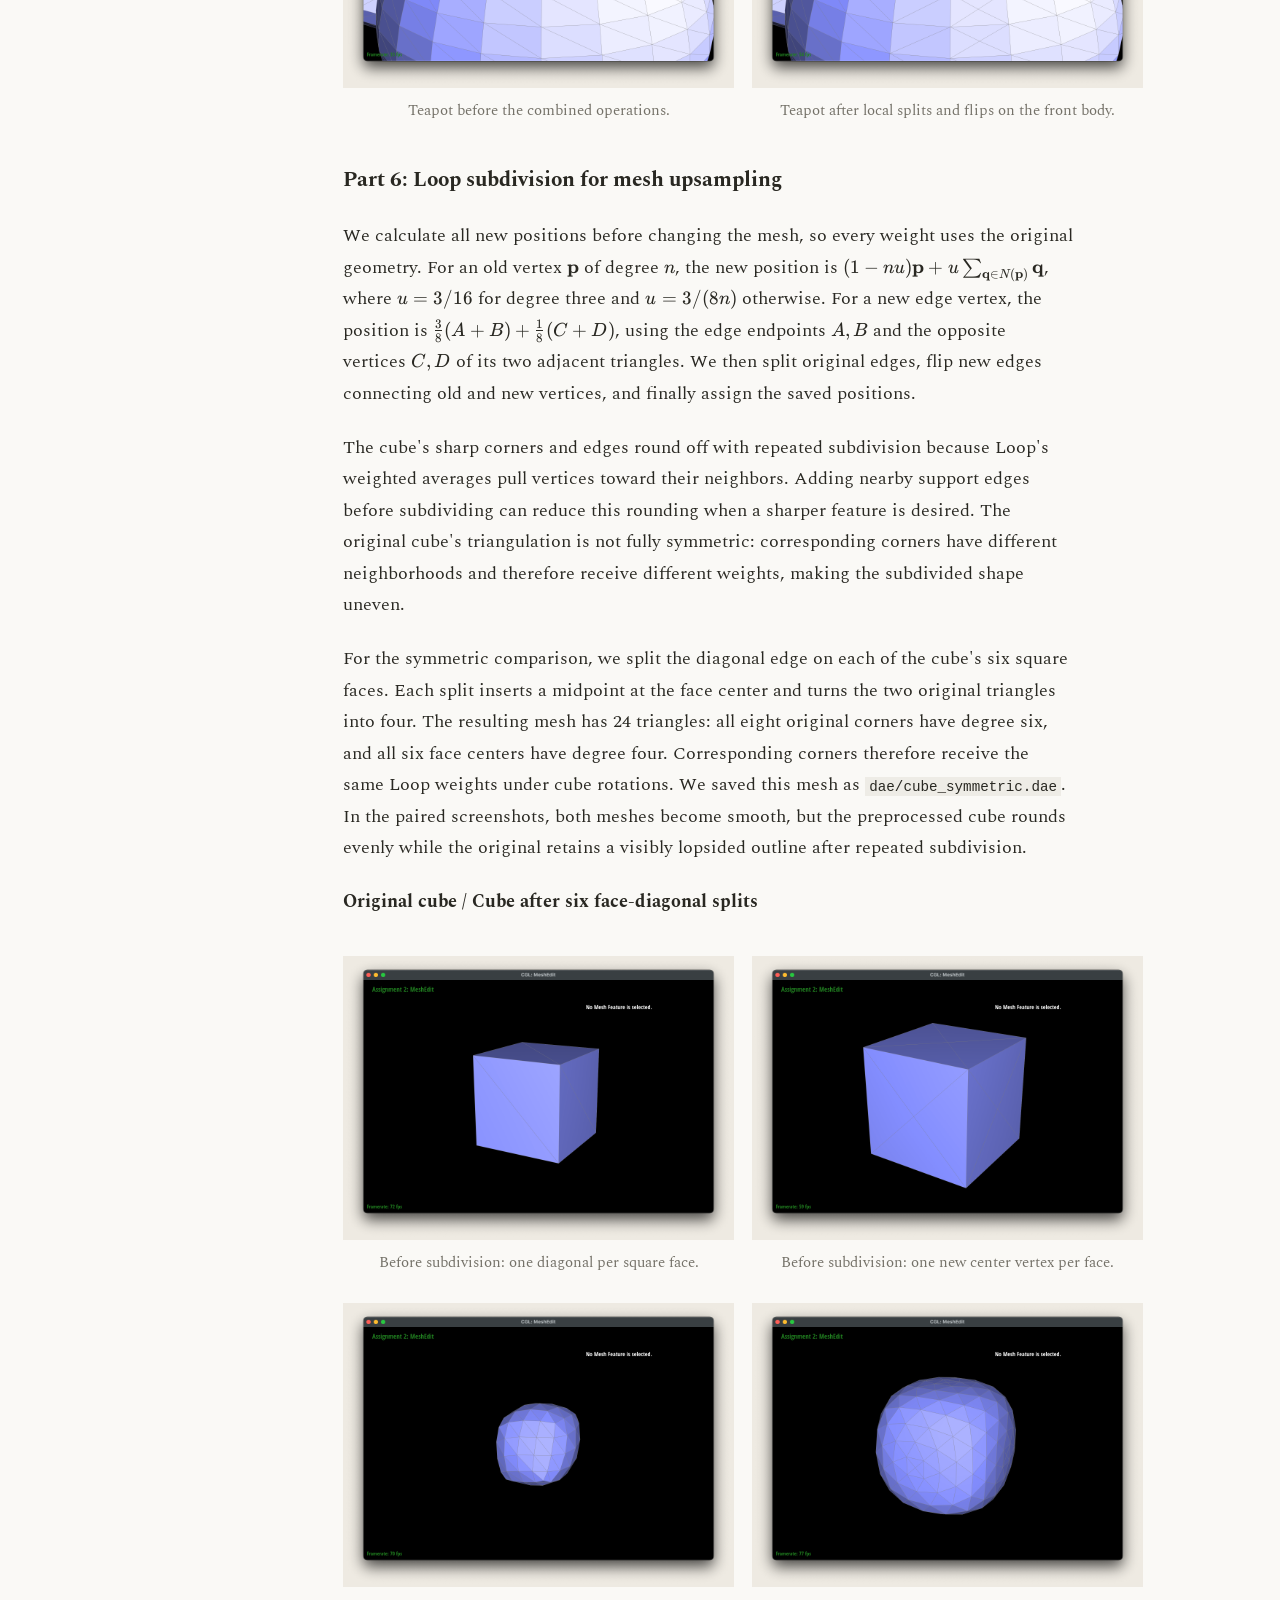
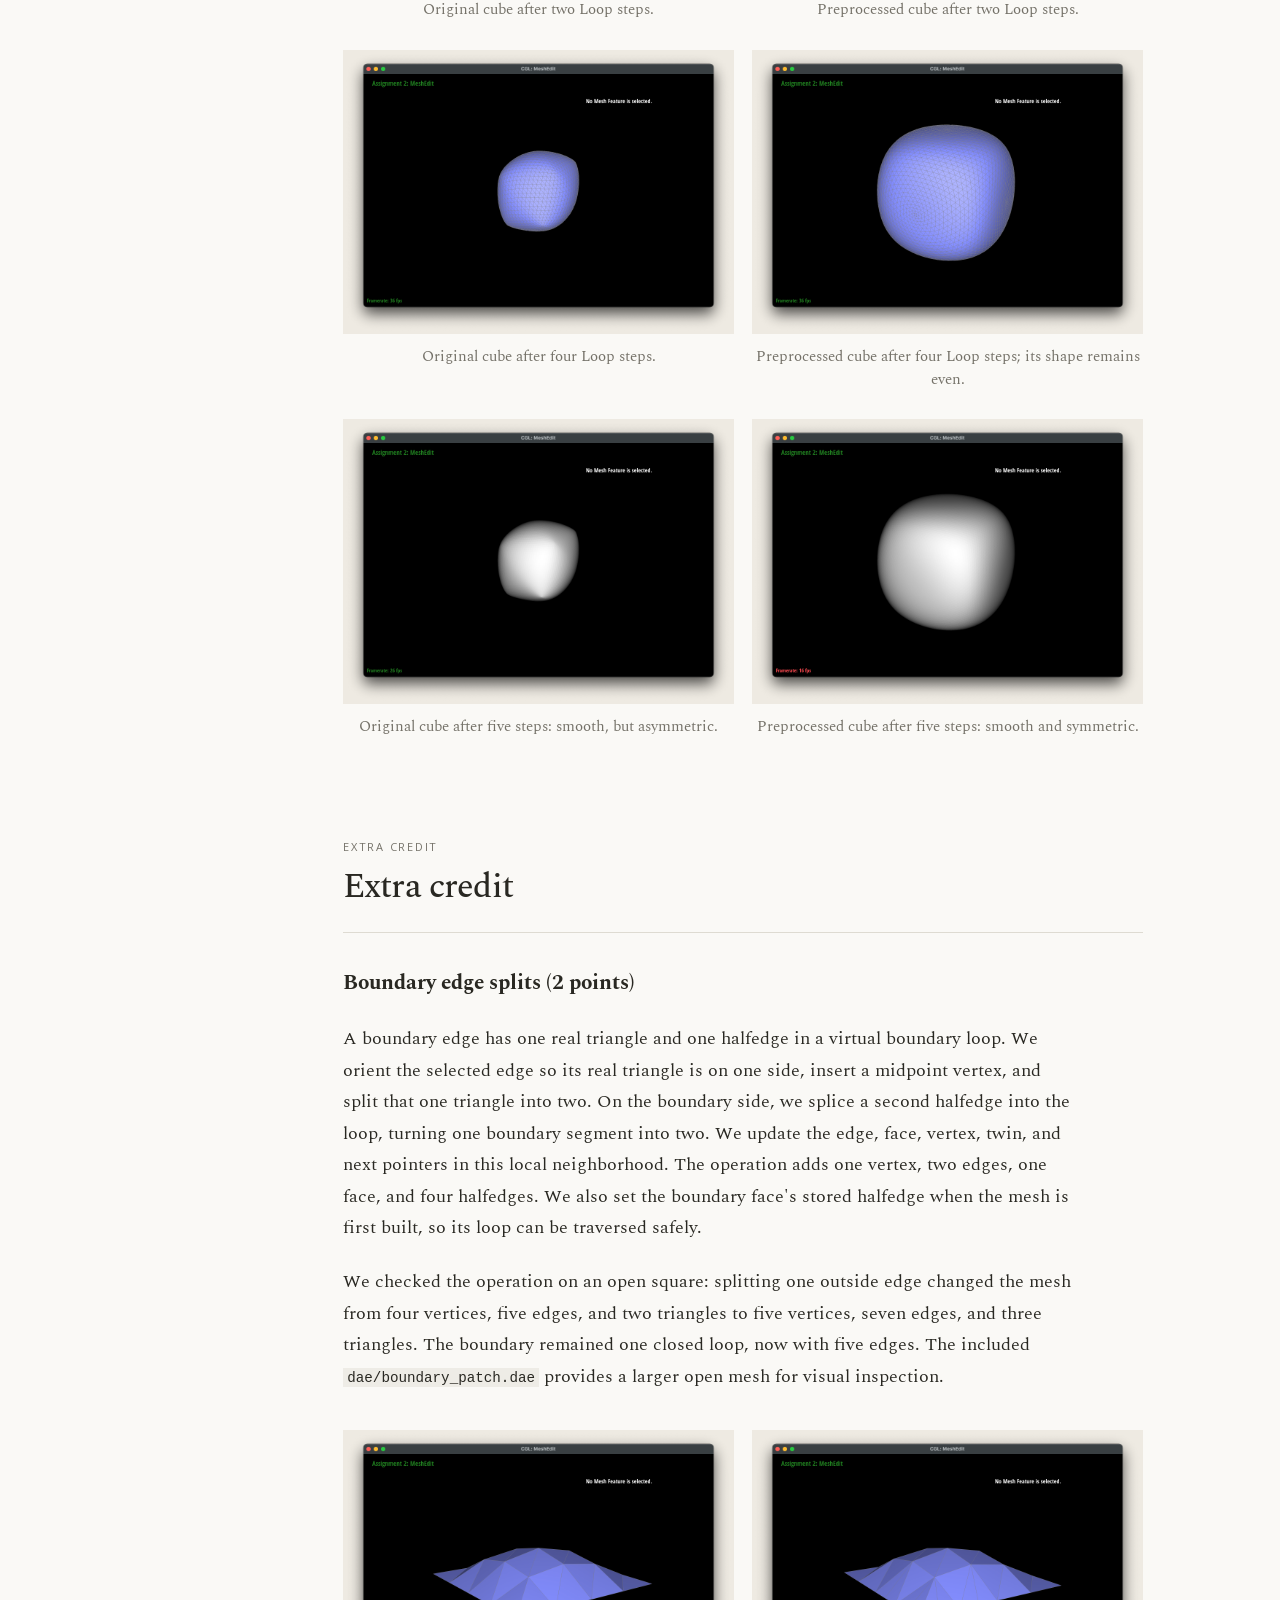
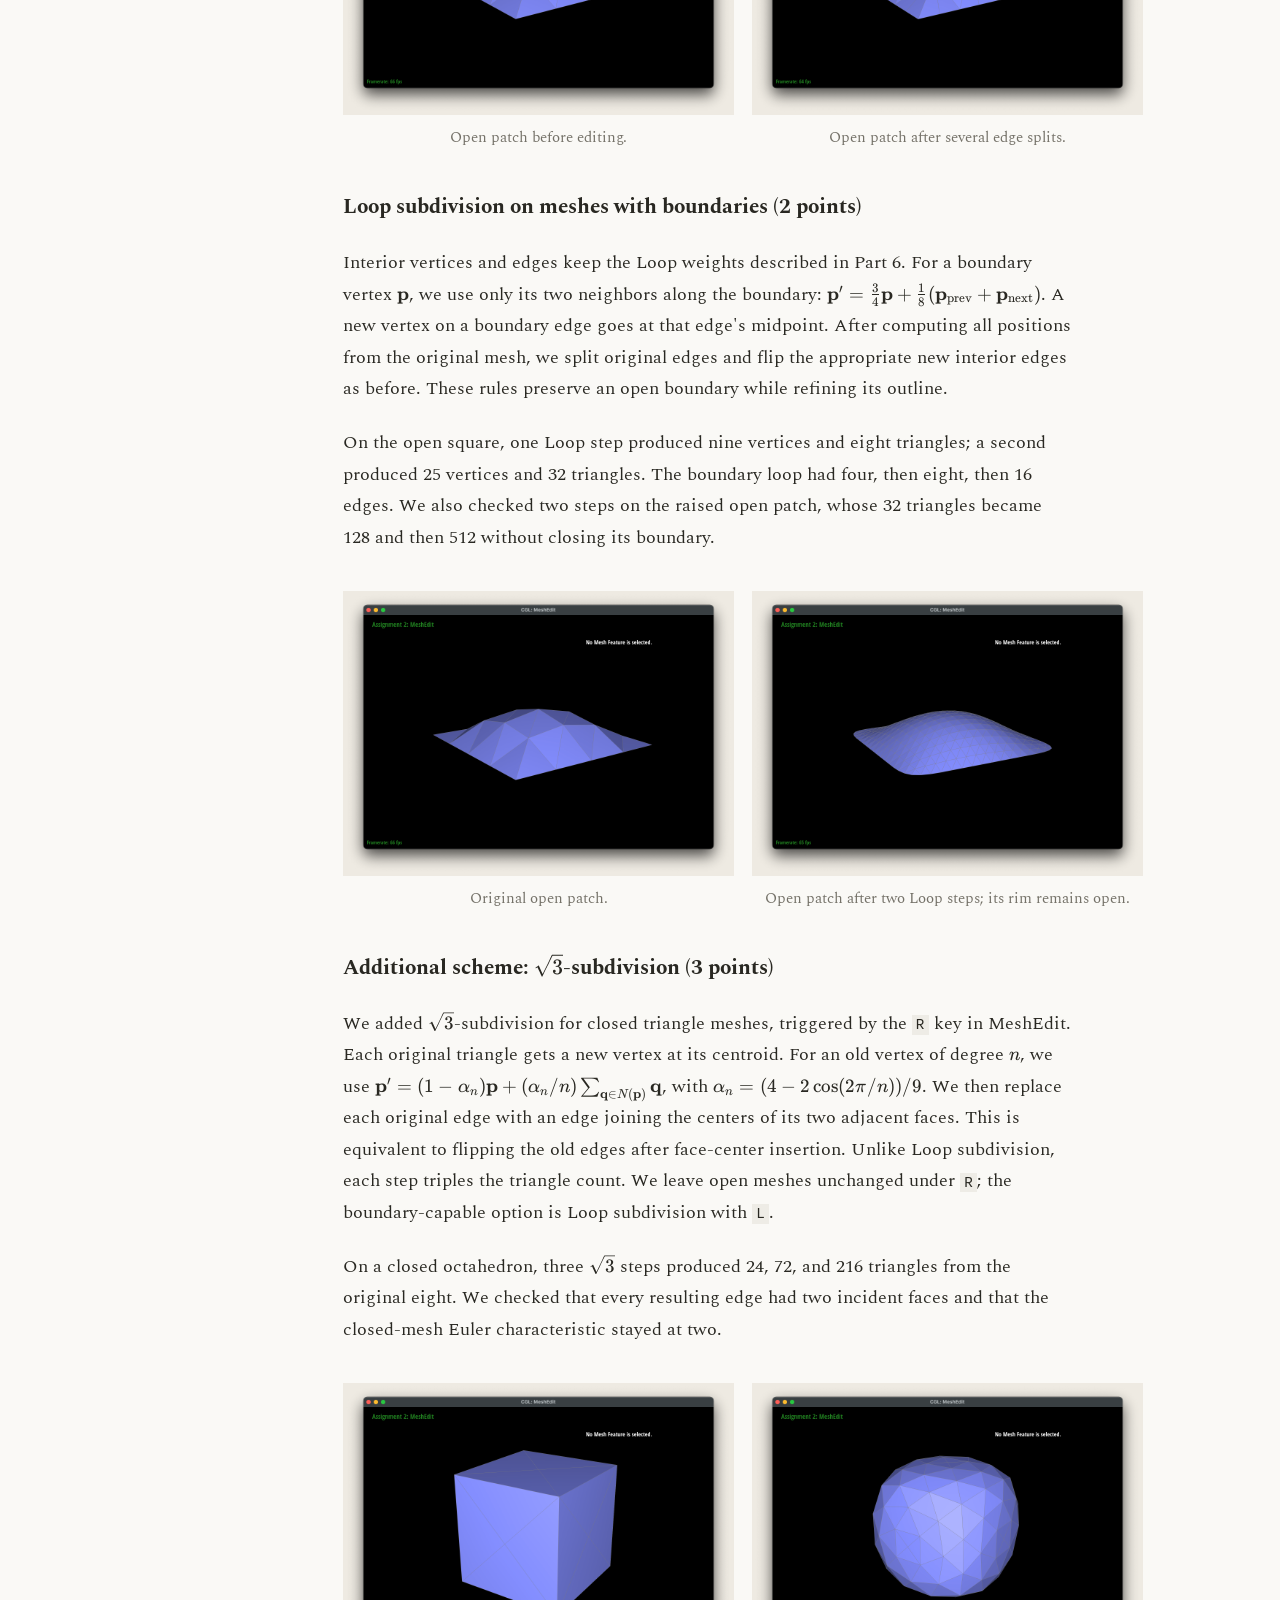
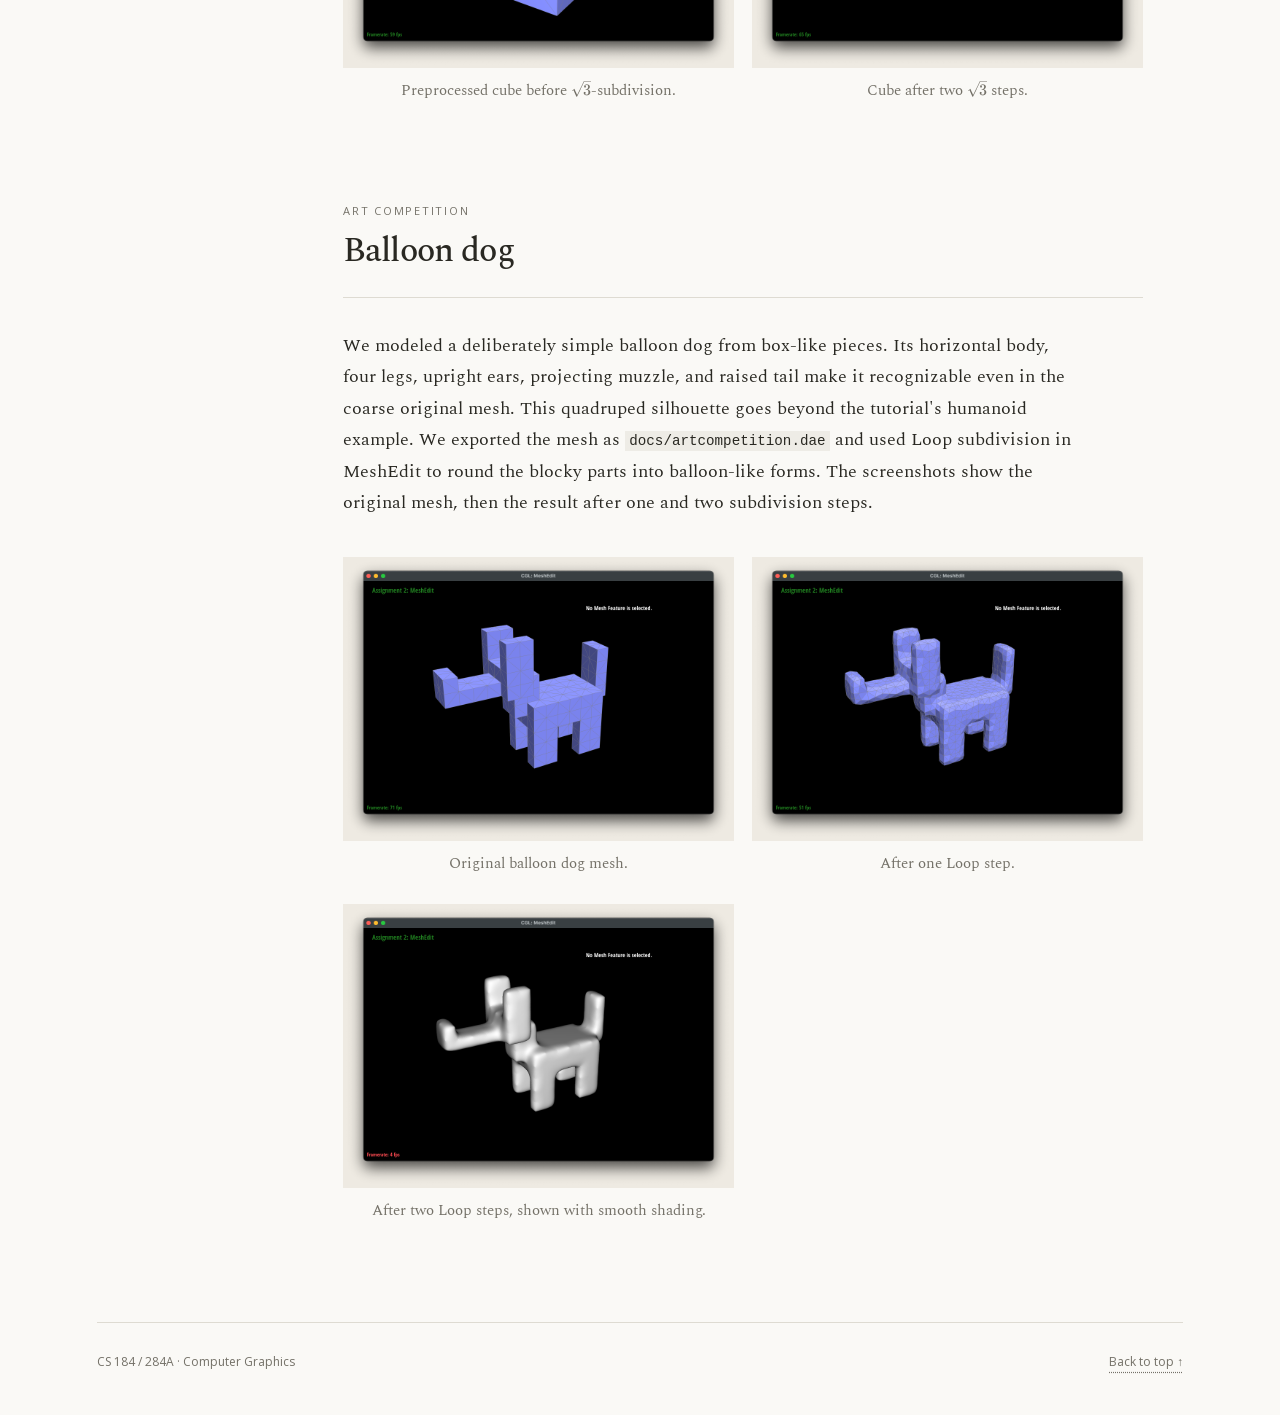
<file: public/cs184/hw2/index.html>
<!doctype html>
<html lang="en"><head><meta charset="utf-8"><meta name="viewport" content="width=device-width,initial-scale=1">
<meta name="color-scheme" content="light"><meta name="description" content="CS184 MeshEdit report by Stephanie Yao and William Xu.">
<title>CS184 Homework 2: MeshEdit</title><link rel="canonical" href="https://suniyao.github.io/cs184/hw2/">
<link rel="preconnect" href="https://fonts.googleapis.com"><link rel="preconnect" href="https://fonts.gstatic.com" crossorigin>
<link href="https://fonts.googleapis.com/css2?family=Spectral:ital,wght@0,400;0,500;0,600;1,400&family=EB+Garamond:ital,wght@0,400;0,500;1,400&display=swap" rel="stylesheet">
<link rel="stylesheet" href="assets/katex/katex.min.css"><link rel="stylesheet" href="report.css"><script defer src="assets/katex/katex.min.js"></script><script defer src="assets/katex/auto-render.min.js"></script><script defer src="math.js"></script></head><body id="top">
<a class="skip-link" href="#overview">Skip to report</a>
<main><div class="masthead"><p class="eyebrow">UC BERKELEY · CS184 / 284A · FALL 2026</p><h1>Homework 2: MeshEdit</h1><div class="byline"><span>William Xu &amp; Stephanie Yao</span><span>Fall 2026</span><a href="https://github.com/cal-cs184-student/hw2-steph-writeup">Write-up repository ↗</a><a href="https://github.com/cal-cs184-student/hw2-steph">Code repository ↗</a></div></div><figure class="hero"><div class="hero-images"><img src="assets/curve3.png" alt="Bézier curves"><img src="assets/normal.png" alt="Vertex normals"><img src="assets/cubesymmetric2.png" alt="Symmetric cube after two Loop subdivision steps"></div><figcaption><span>Bézier curves</span><span>Vertex normals</span><span>Subdivision</span></figcaption></figure><div class="reading-layout"><aside class="contents"><p>Contents</p><nav aria-label="Report contents"><a href="#overview"><span>—</span>Overview</a><a href="#bezier"><span>01</span>Bézier curves & surfaces</a><a href="#meshes"><span>02</span>Triangle meshes</a><a href="#extra-credit"><span>03</span>Extra credit</a><a href="#art"><span>04</span>Balloon dog</a></nav><a class="back-top" href="#top">Back to top ↑</a></aside><article><section id="overview" aria-labelledby="heading-overview"><div class="section-label">CS184</div><h2 id="heading-overview">Overview</h2>
  <p>We implemented Bézier curve and surface evaluation, area-weighted vertex normals, local edge flips and splits, and Loop subdivision. We also extended edge splitting and Loop subdivision to open meshes and added \(\sqrt{3}\)-subdivision for closed meshes. The first two parts evaluate smooth geometry from control points. The remaining parts work on triangle meshes through the halfedge data structure. The main lesson was that geometry operations depend on connectivity: an edge operation must leave every halfedge, face, edge, and vertex pointing to a valid neighbor. For subdivision, we also learned to calculate all weighted positions from the original mesh before changing its topology.</p>

  </section>
<section id="bezier" aria-labelledby="heading-bezier"><div class="section-label">SECTION I</div><h2 id="heading-bezier">Bézier curves & surfaces</h2>
  <h3>Part 1: Bézier curves with 1D de Casteljau subdivision</h3>
  <p>Our six-point curve uses de Casteljau's algorithm. At a parameter \( t \), one call to <code>BezierCurve::evaluateStep</code> replaces each neighboring pair of points with \( (1-t)\mathbf{p}_i+t\mathbf{p}_{i+1} \). Thus a level of \( n \) points produces \( n - 1 \) points. Repeating the step eventually leaves one point on the Bézier curve. We return only one level per call so the viewer can display the intermediate construction.</p>
  <p>The white squares below are our original six control points. The blue squares show successive interpolated levels, the red square is the evaluated point, and the green line is the completed curve.</p>

    <div class="figure-grid"><figure><a class="image-link" href="assets/curve3.png" target="_blank" rel="noopener" aria-label="Open image at original resolution"><img src="assets/curve3.png" alt="Original six control points and the completed curve"></a><figcaption>Original curve: six control points.</figcaption></figure><figure><a class="image-link" href="assets/5pts.png" target="_blank" rel="noopener" aria-label="Open image at original resolution"><img src="assets/5pts.png" alt="First interpolation level with five points"></a><figcaption>Level 1: five interpolated points.</figcaption></figure><figure><a class="image-link" href="assets/4pts.png" target="_blank" rel="noopener" aria-label="Open image at original resolution"><img src="assets/4pts.png" alt="Second interpolation level with four points"></a><figcaption>Level 2: four interpolated points.</figcaption></figure><figure><a class="image-link" href="assets/3pts.png" target="_blank" rel="noopener" aria-label="Open image at original resolution"><img src="assets/3pts.png" alt="Third interpolation level with three points"></a><figcaption>Level 3: three interpolated points.</figcaption></figure><figure><a class="image-link" href="assets/2pts.png" target="_blank" rel="noopener" aria-label="Open image at original resolution"><img src="assets/2pts.png" alt="Fourth interpolation level with two points"></a><figcaption>Level 4: two interpolated points.</figcaption></figure><figure><a class="image-link" href="assets/1pt.png" target="_blank" rel="noopener" aria-label="Open image at original resolution"><img src="assets/1pt.png" alt="Final evaluated point in red"></a><figcaption>Level 5: one final point on the curve.</figcaption></figure></div>



    <div class="figure-grid"><figure><a class="image-link" href="assets/curve4.png" target="_blank" rel="noopener" aria-label="Open image at original resolution"><img src="assets/curve4.png" alt="Altered control polygon and completed Bézier curve"></a><figcaption>After changing a control point, a visibly different completed curve is given.</figcaption></figure><figure><a class="image-link" href="assets/q1scrolled.png" target="_blank" rel="noopener" aria-label="Open image at original resolution"><img src="assets/q1scrolled.png" alt="Curve after moving a control point and changing the evaluation parameter"></a><figcaption>Applying scrolling to change \( t \), the curve and evaluated point move.</figcaption></figure></div>



  <h3>Part 2: Bézier surfaces with separable 1D de Casteljau</h3>
  <p>We extended the same interpolation step to 3D points. <code>BezierPatch::evaluate1D</code> repeatedly calls that step until one point remains. To evaluate the patch at \( (u, v) \), we first evaluate every row of control points at \( u \), giving one point per row. We then evaluate those row results at \( v \). This two-pass construction evaluates a surface as a curve of curves.</p>
  <figure><a class="image-link" href="assets/teapotbez.png" target="_blank" rel="noopener" aria-label="Open image at original resolution"><img src="assets/teapotbez.png" alt="Teapot evaluated from the Bézier patch file"></a><figcaption>The teapot generated from <code>bez/teapot.bez</code> by our Bézier surface evaluation.</figcaption></figure>

  </section>
<section id="meshes" aria-labelledby="heading-meshes"><div class="section-label">SECTION II</div><h2 id="heading-meshes">Triangle meshes</h2>
  <h3>Part 3: Area-weighted vertex normals</h3>
  <p>For each vertex, we walk around its incident faces using <code>h = h-&gt;twin()-&gt;next()</code>. On each real triangle, we take the cross product of the two edges leaving the vertex and add it to an accumulator. A cross product has magnitude twice the triangle's area, so the sum automatically gives larger triangles more weight. We skip virtual boundary faces and normalize the final sum. In the comparison, the vertex normals produce smoother shading across triangle boundaries.</p>

    <div class="figure-grid"><figure><a class="image-link" href="assets/notnormal.png" target="_blank" rel="noopener" aria-label="Open image at original resolution"><img src="assets/notnormal.png" alt="Teapot with flat shading"></a><figcaption><code>dae/teapot.dae</code> with vertex normals off: individual triangular facets remain visible.</figcaption></figure><figure><a class="image-link" href="assets/normal.png" target="_blank" rel="noopener" aria-label="Open image at original resolution"><img src="assets/normal.png" alt="Teapot with smooth vertex-normal shading"></a><figcaption><code>dae/teapot.dae</code> with vertex normals on: shading changes smoothly across the surface.</figcaption></figure></div>



  <h3>Part 4: Edge flip</h3>
  <p>An interior edge shared by triangles \( (a, b, c) \) and \( (c, b, d) \) can be flipped from diagonal \( b-c \) to diagonal \( a-d \). Our implementation first gathers the six local halfedges and their vertices and faces. It then rewires the two three-edge face cycles and updates the stored halfedge on each affected vertex and face. The operation changes no element counts and returns immediately for a boundary edge. To check the pointers, we tracked each halfedge's starting vertex, <code>next</code>, <code>twin</code>, and face before and after the flip.</p>

    <div class="figure-grid"><figure><a class="image-link" href="assets/unchanged.png" target="_blank" rel="noopener" aria-label="Open image at original resolution"><img src="assets/unchanged.png" alt="Teapot mesh before local edge flips"></a><figcaption>Unmodified teapot mesh, shown close up for the edge comparison.</figcaption></figure><figure><a class="image-link" href="assets/flipped.png" target="_blank" rel="noopener" aria-label="Open image at original resolution"><img src="assets/flipped.png" alt="Teapot mesh after local edge flips"></a><figcaption>After local edge flips on the front of the teapot body, several triangle diagonals run in new directions.</figcaption></figure></div>



  <h3>Part 5: Edge split</h3>
  <p>Splitting an interior edge inserts a vertex at the midpoint of its endpoints and turns two neighboring triangles into four. The local change adds one vertex, three edges, two faces, and six halfedges. We reuse the original edge for one half of the split edge and keep the new vertex's stored halfedge along that original edge. As with the flip, we check the four face cycles and the back-pointers after rewiring; a missing pointer can make a later flip or subdivision fail even when one split appears to render correctly.</p>

    <div class="figure-grid"><figure><a class="image-link" href="assets/unchanged.png" target="_blank" rel="noopener" aria-label="Open image at original resolution"><img src="assets/unchanged.png" alt="Teapot mesh before edge splits"></a><figcaption>Unmodified teapot mesh before edge splits.</figcaption></figure><figure><a class="image-link" href="assets/splitted.png" target="_blank" rel="noopener" aria-label="Open image at original resolution"><img src="assets/splitted.png" alt="Teapot mesh after edge splits"></a><figcaption>After local edge splits, new midpoint vertices make the front body patch denser.</figcaption></figure></div>


  <p>For the combined example, we applied both operations to the front of the teapot body. Splits inserted midpoint vertices and made the local triangle pattern denser; flips redirected selected diagonals between neighboring triangles. The comparison shows the two effects together: splitting adds mesh elements, while flipping changes how existing vertices are connected.</p>

    <div class="figure-grid"><figure><a class="image-link" href="assets/unchanged.png" target="_blank" rel="noopener" aria-label="Open image at original resolution"><img src="assets/unchanged.png" alt="Teapot before the combined edge splits and flips"></a><figcaption>Teapot before the combined operations.</figcaption></figure><figure><a class="image-link" href="assets/split+fliptask5.png" target="_blank" rel="noopener" aria-label="Open image at original resolution"><img src="assets/split+fliptask5.png" alt="Teapot after local edge splits and flips on the front body"></a><figcaption>Teapot after local splits and flips on the front body.</figcaption></figure></div>


  <h3>Part 6: Loop subdivision for mesh upsampling</h3>
  <p>We calculate all new positions before changing the mesh, so every weight uses the original geometry. For an old vertex \( \mathbf{p} \) of degree \( n \), the new position is \( (1-nu)\mathbf{p}+u\sum_{\mathbf{q}\in N(\mathbf{p})}\mathbf{q} \), where \( u=3/16 \) for degree three and \( u=3/(8n) \) otherwise. For a new edge vertex, the position is \( \frac{3}{8}(A+B)+\frac{1}{8}(C+D) \), using the edge endpoints \( A,B \) and the opposite vertices \( C,D \) of its two adjacent triangles. We then split original edges, flip new edges connecting old and new vertices, and finally assign the saved positions.</p>
  <p>The cube's sharp corners and edges round off with repeated subdivision because Loop's weighted averages pull vertices toward their neighbors. Adding nearby support edges before subdividing can reduce this rounding when a sharper feature is desired. The original cube's triangulation is not fully symmetric: corresponding corners have different neighborhoods and therefore receive different weights, making the subdivided shape uneven.</p>
  <p>For the symmetric comparison, we split the diagonal edge on each of the cube's six square faces. Each split inserts a midpoint at the face center and turns the two original triangles into four. The resulting mesh has 24 triangles: all eight original corners have degree six, and all six face centers have degree four. Corresponding corners therefore receive the same Loop weights under cube rotations. We saved this mesh as <code>dae/cube_symmetric.dae</code>. In the paired screenshots, both meshes become smooth, but the preprocessed cube rounds evenly while the original retains a visibly lopsided outline after repeated subdivision.</p>

    <p><b>Original cube / Cube after six face-diagonal splits</b></p><div class="figure-grid"><figure><a class="image-link" href="assets/cubeoriginal.png" target="_blank" rel="noopener" aria-label="Open image at original resolution"><img src="assets/cubeoriginal.png" alt="Original triangulated cube"></a><figcaption>Before subdivision: one diagonal per square face.</figcaption></figure><figure><a class="image-link" href="assets/cubesymmetric.png" target="_blank" rel="noopener" aria-label="Open image at original resolution"><img src="assets/cubesymmetric.png" alt="Cube with six face diagonals split before subdivision"></a><figcaption>Before subdivision: one new center vertex per face.</figcaption></figure><figure><a class="image-link" href="assets/cube2upsample.png" target="_blank" rel="noopener" aria-label="Open image at original resolution"><img src="assets/cube2upsample.png" alt="Original cube after two Loop subdivision steps"></a><figcaption>Original cube after two Loop steps.</figcaption></figure><figure><a class="image-link" href="assets/cubesymmetric2.png" target="_blank" rel="noopener" aria-label="Open image at original resolution"><img src="assets/cubesymmetric2.png" alt="Preprocessed cube after two Loop subdivision steps"></a><figcaption>Preprocessed cube after two Loop steps.</figcaption></figure><figure><a class="image-link" href="assets/cube4upsample.png" target="_blank" rel="noopener" aria-label="Open image at original resolution"><img src="assets/cube4upsample.png" alt="Cube after four Loop subdivision steps"></a><figcaption>Original cube after four Loop steps.</figcaption></figure><figure><a class="image-link" href="assets/cubesymmetric4.png" target="_blank" rel="noopener" aria-label="Open image at original resolution"><img src="assets/cubesymmetric4.png" alt="Preprocessed cube after four Loop subdivision steps"></a><figcaption>Preprocessed cube after four Loop steps; its shape remains even.</figcaption></figure><figure><a class="image-link" href="assets/cube5upsample.png" target="_blank" rel="noopener" aria-label="Open image at original resolution"><img src="assets/cube5upsample.png" alt="Cube after five Loop subdivision steps"></a><figcaption>Original cube after five steps: smooth, but asymmetric.</figcaption></figure><figure><a class="image-link" href="assets/cubesymmetric5.png" target="_blank" rel="noopener" aria-label="Open image at original resolution"><img src="assets/cubesymmetric5.png" alt="Preprocessed cube after five Loop subdivision steps"></a><figcaption>Preprocessed cube after five steps: smooth and symmetric.</figcaption></figure></div>


  </section>
<section id="extra-credit" aria-labelledby="heading-extra-credit"><div class="section-label">EXTRA CREDIT</div><h2 id="heading-extra-credit">Extra credit</h2>
  <h3>Boundary edge splits (2 points)</h3>
  <p>A boundary edge has one real triangle and one halfedge in a virtual boundary loop. We orient the selected edge so its real triangle is on one side, insert a midpoint vertex, and split that one triangle into two. On the boundary side, we splice a second halfedge into the loop, turning one boundary segment into two. We update the edge, face, vertex, twin, and next pointers in this local neighborhood. The operation adds one vertex, two edges, one face, and four halfedges. We also set the boundary face's stored halfedge when the mesh is first built, so its loop can be traversed safely.</p>
  <p>We checked the operation on an open square: splitting one outside edge changed the mesh from four vertices, five edges, and two triangles to five vertices, seven edges, and three triangles. The boundary remained one closed loop, now with five edges. The included <code>dae/boundary_patch.dae</code> provides a larger open mesh for visual inspection.</p>
  <div class="figure-grid"><figure><a class="image-link" href="assets/boundary_patch.png" target="_blank" rel="noopener" aria-label="Open image at original resolution"><img src="assets/boundary_patch.png" alt="Open triangular patch before edge splits"></a><figcaption>Open patch before editing.</figcaption></figure><figure><a class="image-link" href="assets/edgesplittedboundary.png" target="_blank" rel="noopener" aria-label="Open image at original resolution"><img src="assets/edgesplittedboundary.png" alt="Open triangular patch after several edge splits"></a><figcaption>Open patch after several edge splits.</figcaption></figure></div>

  <h3>Loop subdivision on meshes with boundaries (2 points)</h3>
  <p>Interior vertices and edges keep the Loop weights described in Part 6. For a boundary vertex \(\mathbf{p}\), we use only its two neighbors along the boundary: \(\mathbf{p}'=\frac{3}{4}\mathbf{p}+\frac{1}{8}(\mathbf{p}_{\mathrm{prev}}+\mathbf{p}_{\mathrm{next}})\). A new vertex on a boundary edge goes at that edge's midpoint. After computing all positions from the original mesh, we split original edges and flip the appropriate new interior edges as before. These rules preserve an open boundary while refining its outline.</p>
  <p>On the open square, one Loop step produced nine vertices and eight triangles; a second produced 25 vertices and 32 triangles. The boundary loop had four, then eight, then 16 edges. We also checked two steps on the raised open patch, whose 32 triangles became 128 and then 512 without closing its boundary.</p>
  <div class="figure-grid"><figure><a class="image-link" href="assets/boundary_patch.png" target="_blank" rel="noopener" aria-label="Open image at original resolution"><img src="assets/boundary_patch.png" alt="Open patch before Loop subdivision"></a><figcaption>Original open patch.</figcaption></figure><figure><a class="image-link" href="assets/boundary2upsample.png" target="_blank" rel="noopener" aria-label="Open image at original resolution"><img src="assets/boundary2upsample.png" alt="Open patch after two Loop subdivision steps"></a><figcaption>Open patch after two Loop steps; its rim remains open.</figcaption></figure></div>

  <h3>Additional scheme: \(\sqrt{3}\)-subdivision (3 points)</h3>
  <p>We added \(\sqrt{3}\)-subdivision for closed triangle meshes, triggered by the <code>R</code> key in MeshEdit. Each original triangle gets a new vertex at its centroid. For an old vertex of degree \(n\), we use \(\mathbf{p}'=(1-\alpha_n)\mathbf{p}+(\alpha_n/n)\sum_{\mathbf{q}\in N(\mathbf{p})}\mathbf{q}\), with \(\alpha_n=(4-2\cos(2\pi/n))/9\). We then replace each original edge with an edge joining the centers of its two adjacent faces. This is equivalent to flipping the old edges after face-center insertion. Unlike Loop subdivision, each step triples the triangle count. We leave open meshes unchanged under <code>R</code>; the boundary-capable option is Loop subdivision with <code>L</code>.</p>
  <p>On a closed octahedron, three \(\sqrt{3}\) steps produced 24, 72, and 216 triangles from the original eight. We checked that every resulting edge had two incident faces and that the closed-mesh Euler characteristic stayed at two.</p>
  <div class="figure-grid"><figure><a class="image-link" href="assets/cubesymmetric.png" target="_blank" rel="noopener" aria-label="Open image at original resolution"><img src="assets/cubesymmetric.png" alt="Symmetrically triangulated cube before square root three subdivision"></a><figcaption>Preprocessed cube before \(\sqrt{3}\)-subdivision.</figcaption></figure><figure><a class="image-link" href="assets/cubesymmetricr2.png" target="_blank" rel="noopener" aria-label="Open image at original resolution"><img src="assets/cubesymmetricr2.png" alt="Preprocessed cube after two square root three subdivision steps"></a><figcaption>Cube after two \(\sqrt{3}\) steps.</figcaption></figure></div>

  </section>
<section id="art" aria-labelledby="heading-art"><div class="section-label">ART COMPETITION</div><h2 id="heading-art">Balloon dog</h2>
  <p>We modeled a deliberately simple balloon dog from box-like pieces. Its horizontal body, four legs, upright ears, projecting muzzle, and raised tail make it recognizable even in the coarse original mesh. This quadruped silhouette goes beyond the tutorial's humanoid example. We exported the mesh as <code>docs/artcompetition.dae</code> and used Loop subdivision in MeshEdit to round the blocky parts into balloon-like forms. The screenshots show the original mesh, then the result after one and two subdivision steps.</p>
  <div class="figure-grid"><figure><a class="image-link" href="assets/dog.png" target="_blank" rel="noopener" aria-label="Open image at original resolution"><img src="assets/dog.png" alt="Original blocky balloon dog mesh in MeshEdit"></a><figcaption>Original balloon dog mesh.</figcaption></figure><figure><a class="image-link" href="assets/dogsmooth1.png" target="_blank" rel="noopener" aria-label="Open image at original resolution"><img src="assets/dogsmooth1.png" alt="Balloon dog after one Loop subdivision step"></a><figcaption>After one Loop step.</figcaption></figure><figure><a class="image-link" href="assets/dogreallysmooth.png" target="_blank" rel="noopener" aria-label="Open image at original resolution"><img src="assets/dogreallysmooth.png" alt="Balloon dog after two Loop subdivision steps with smooth shading"></a><figcaption>After two Loop steps, shown with smooth shading.</figcaption></figure></div>
</section></article></div></main><footer class="site-footer"><span>CS 184 / 284A · Computer Graphics</span><a href="#top">Back to top ↑</a></footer></body></html>
</file>
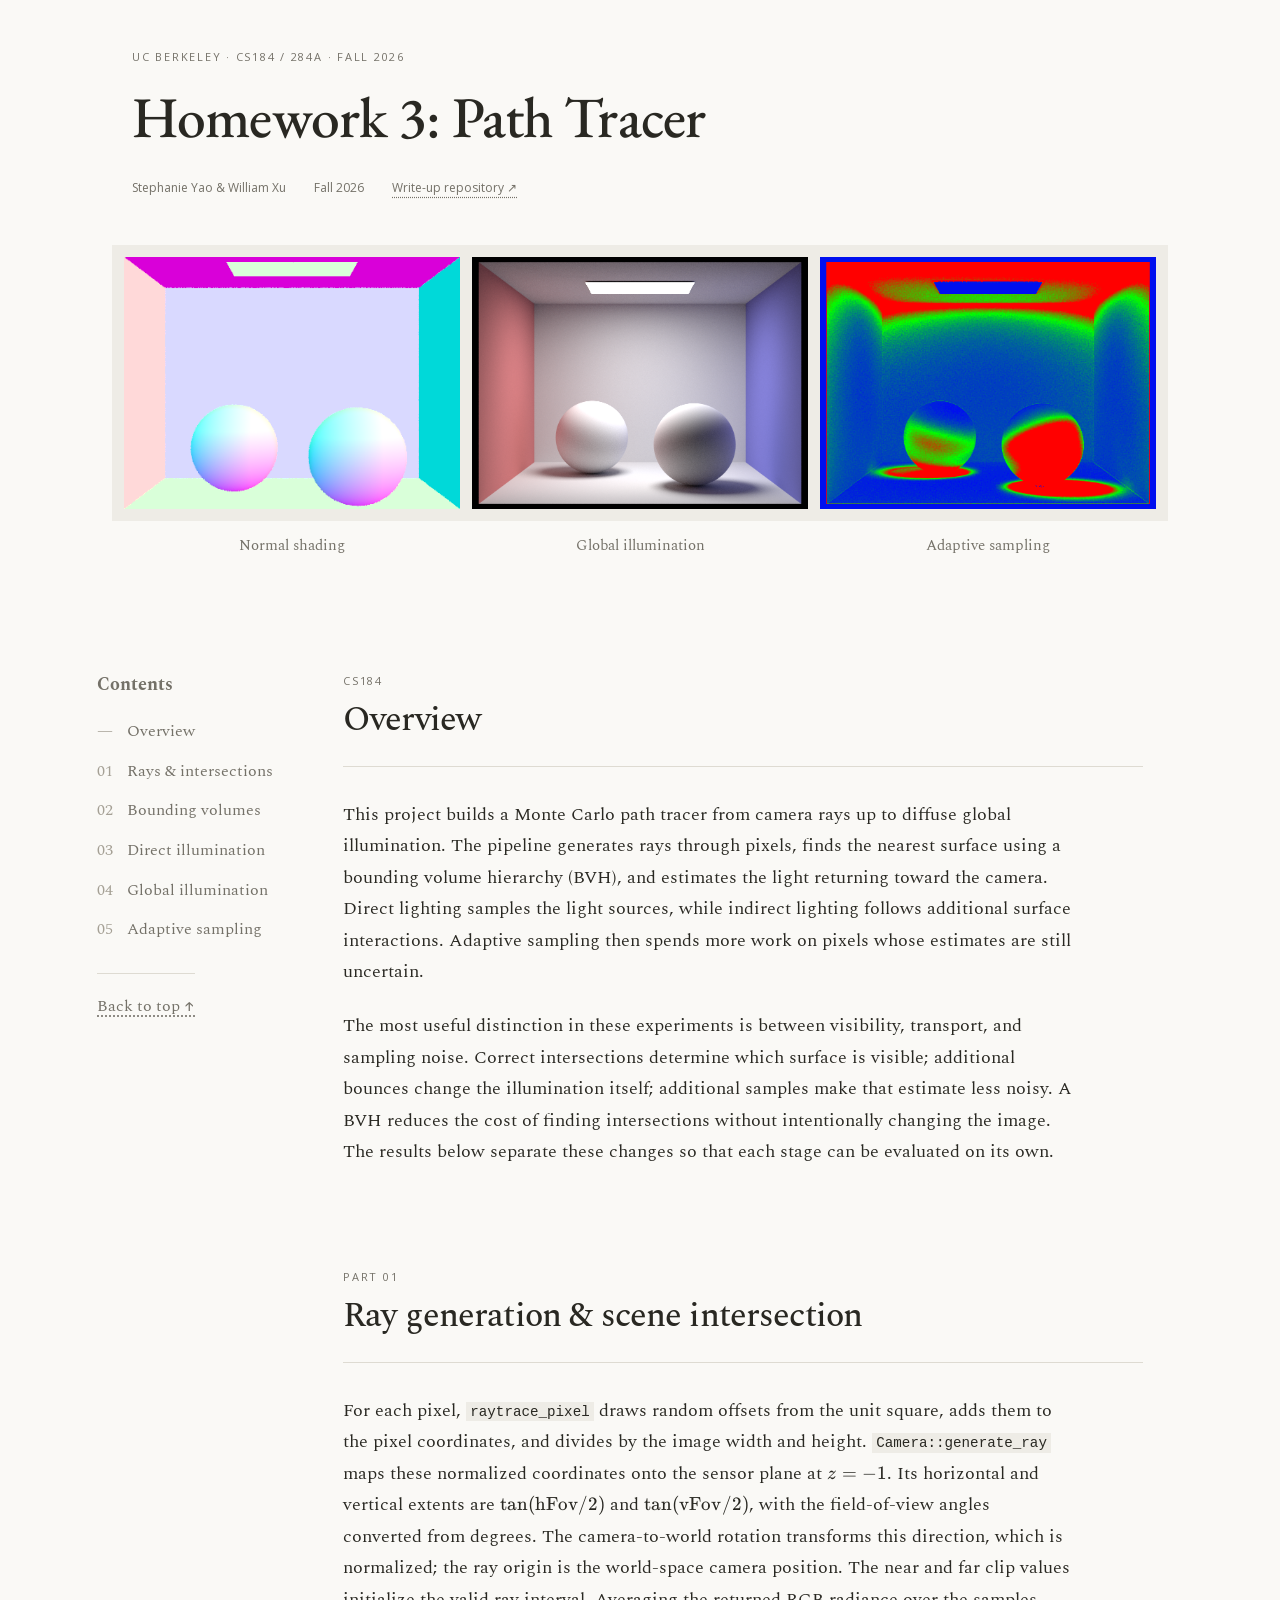
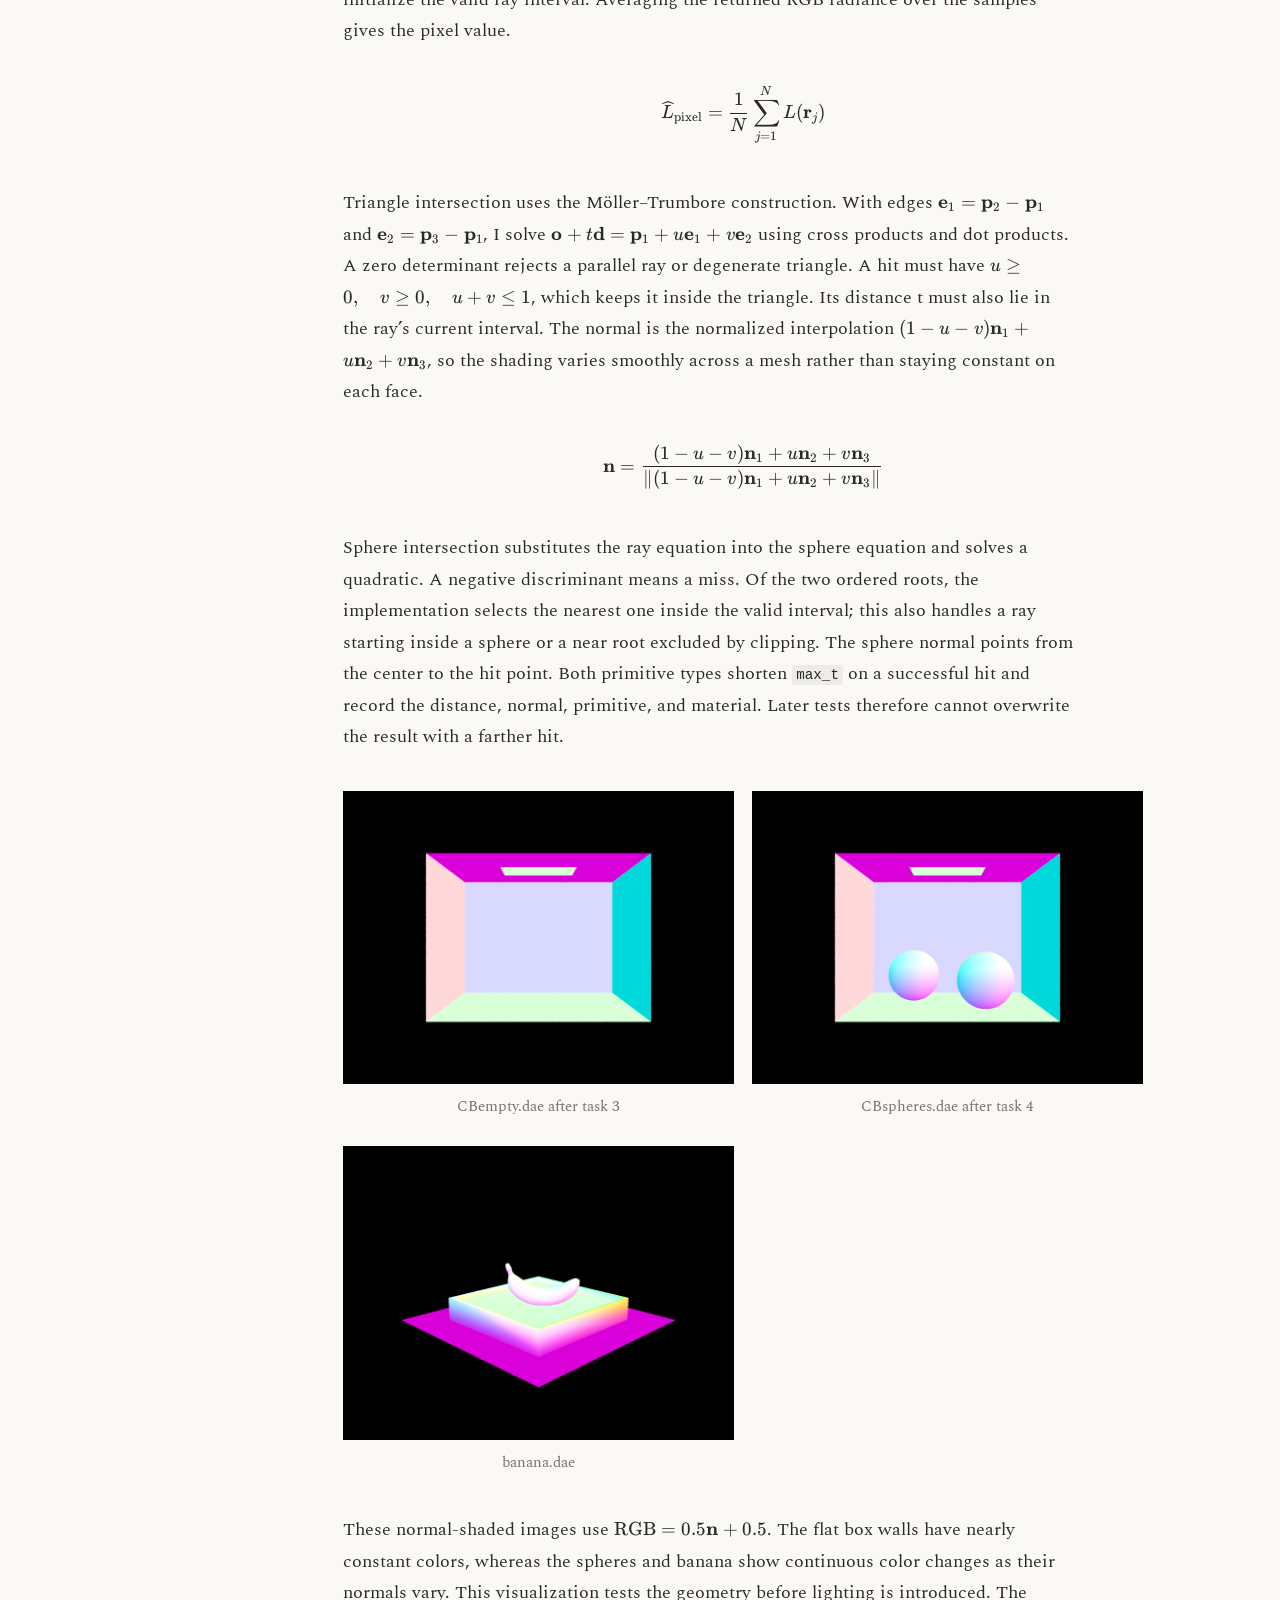
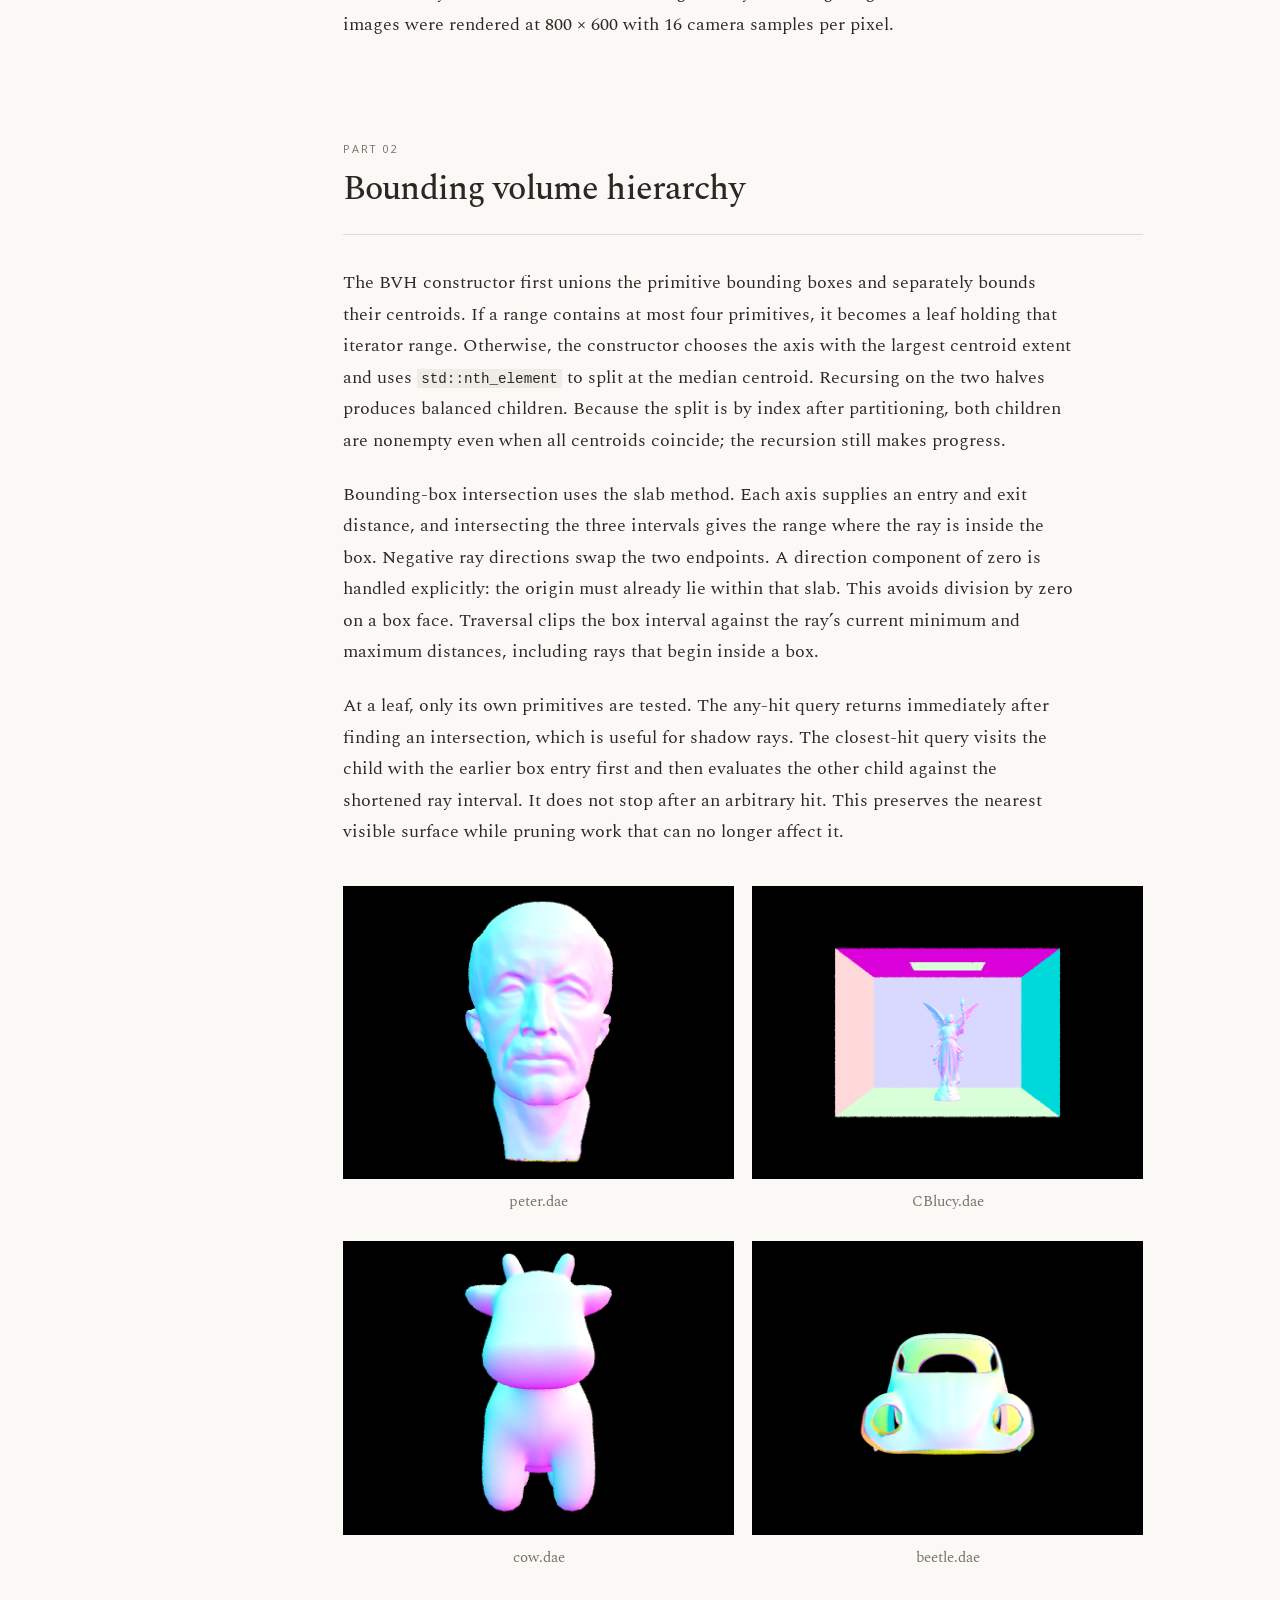
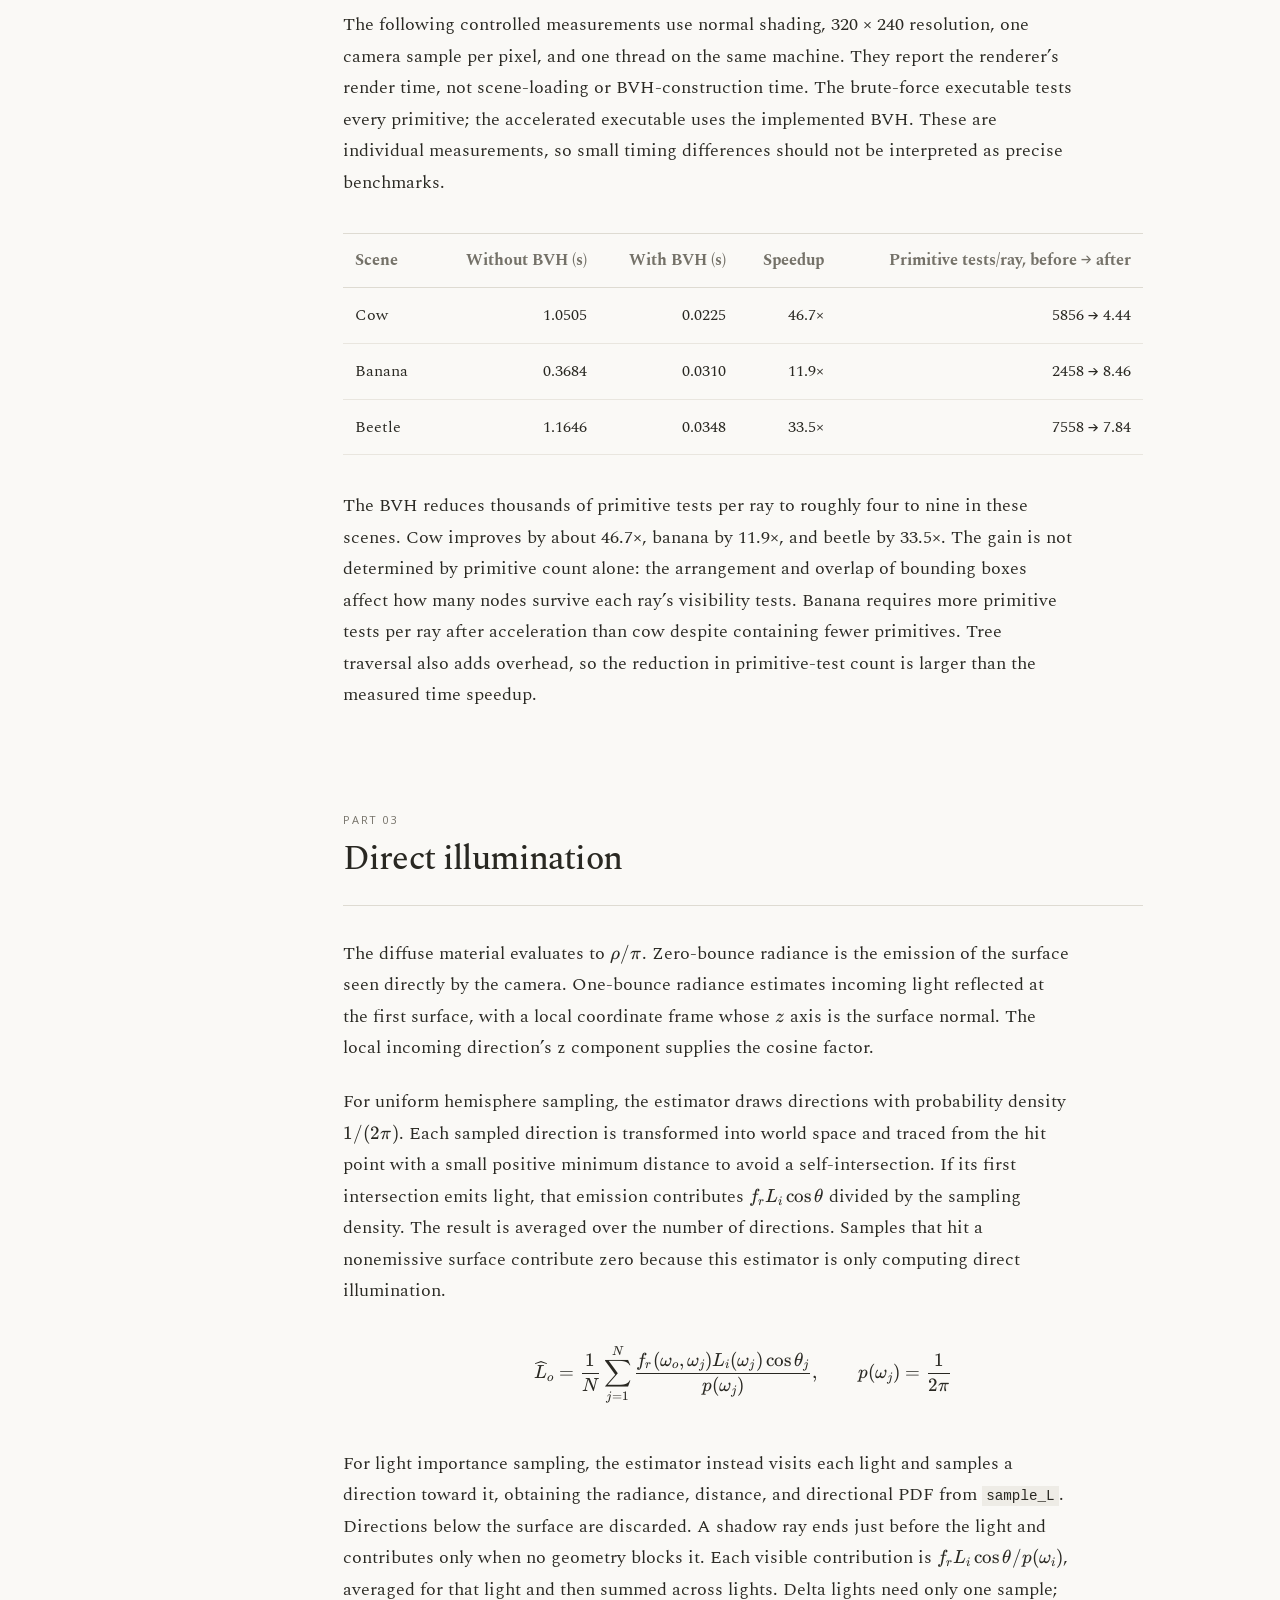
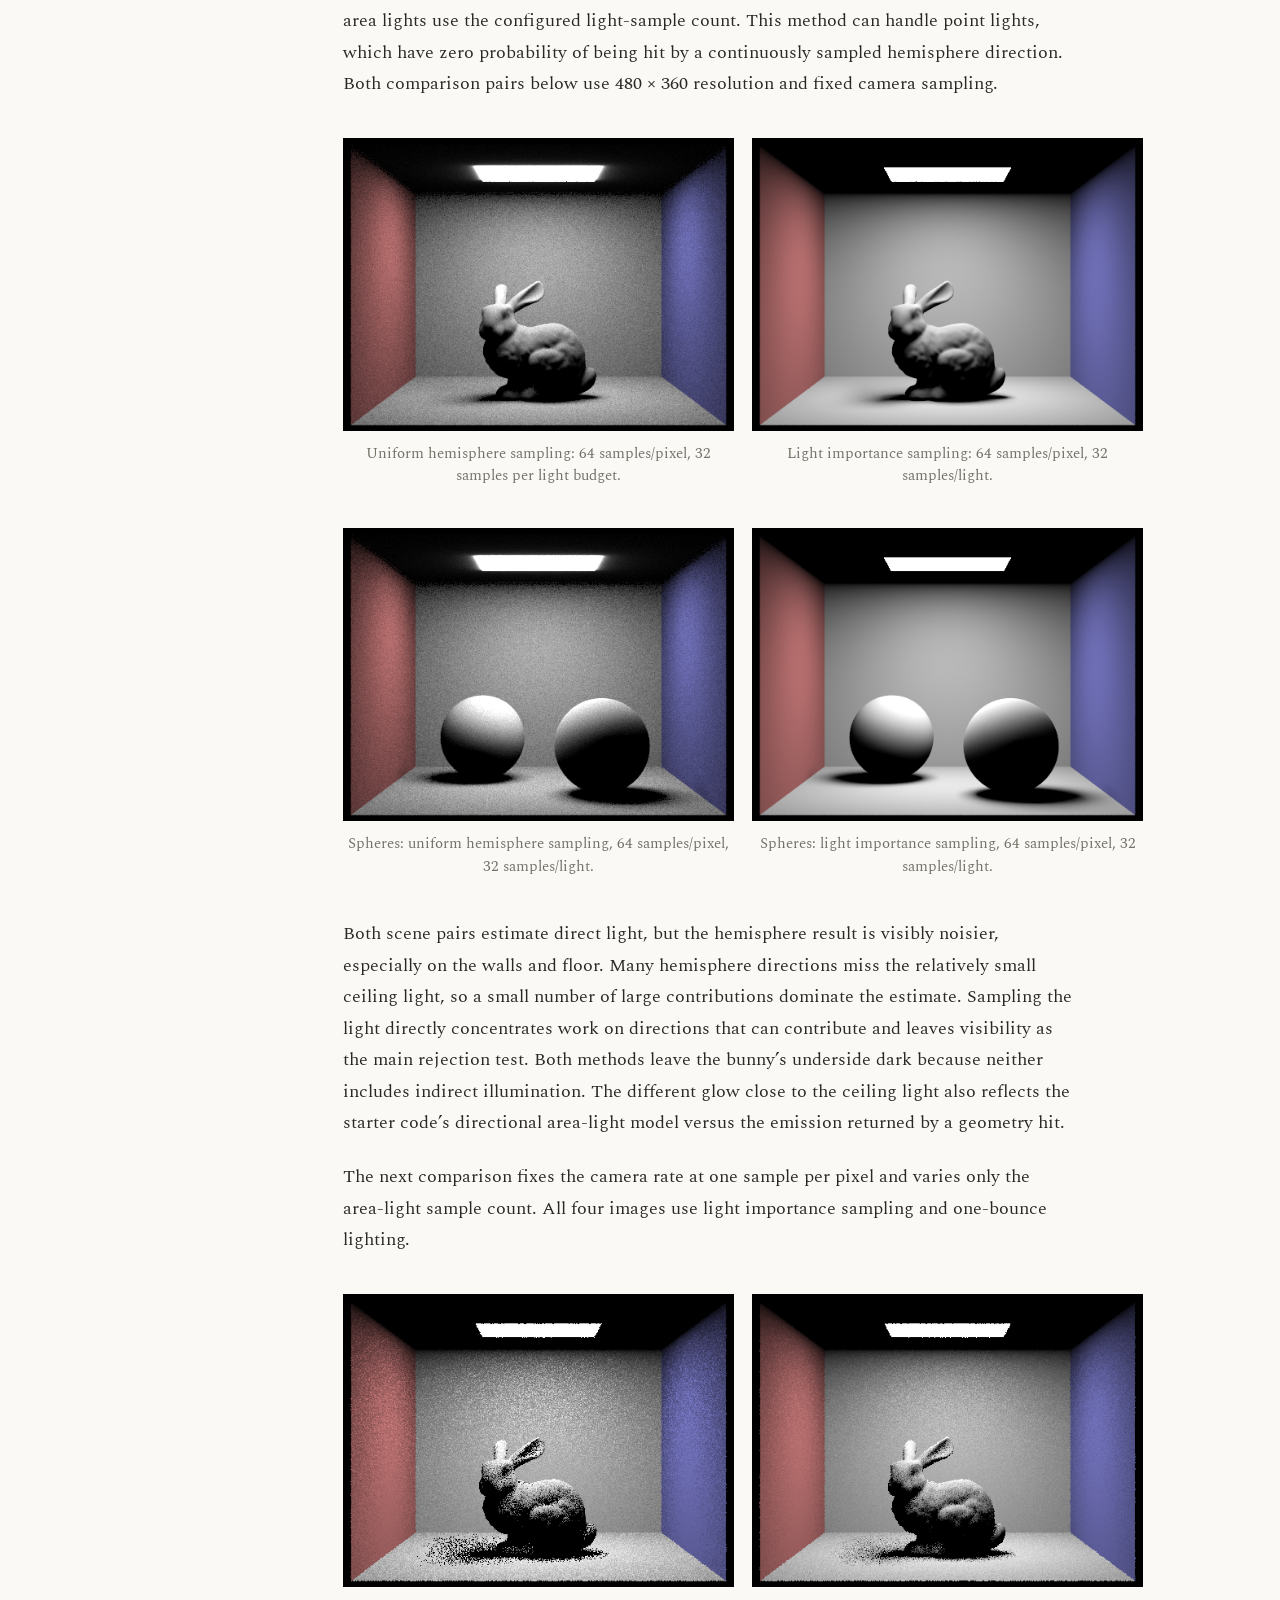
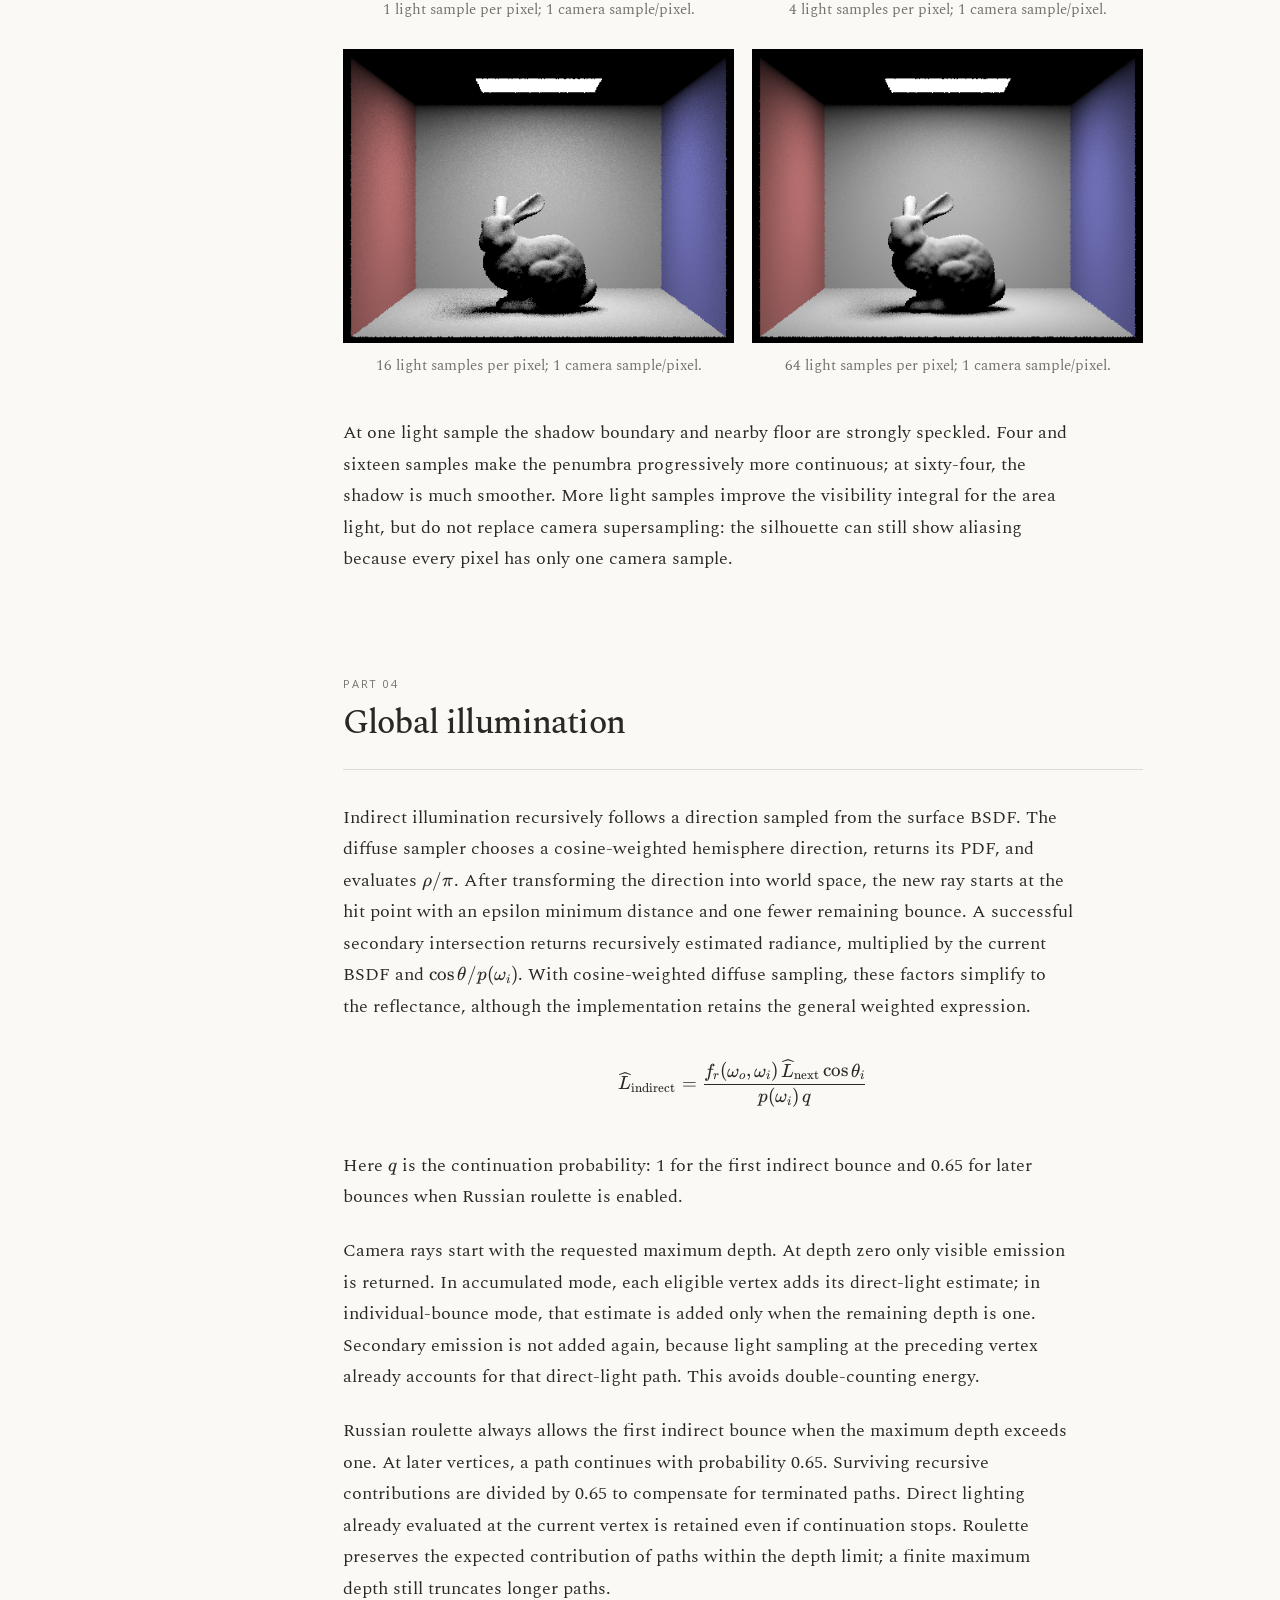
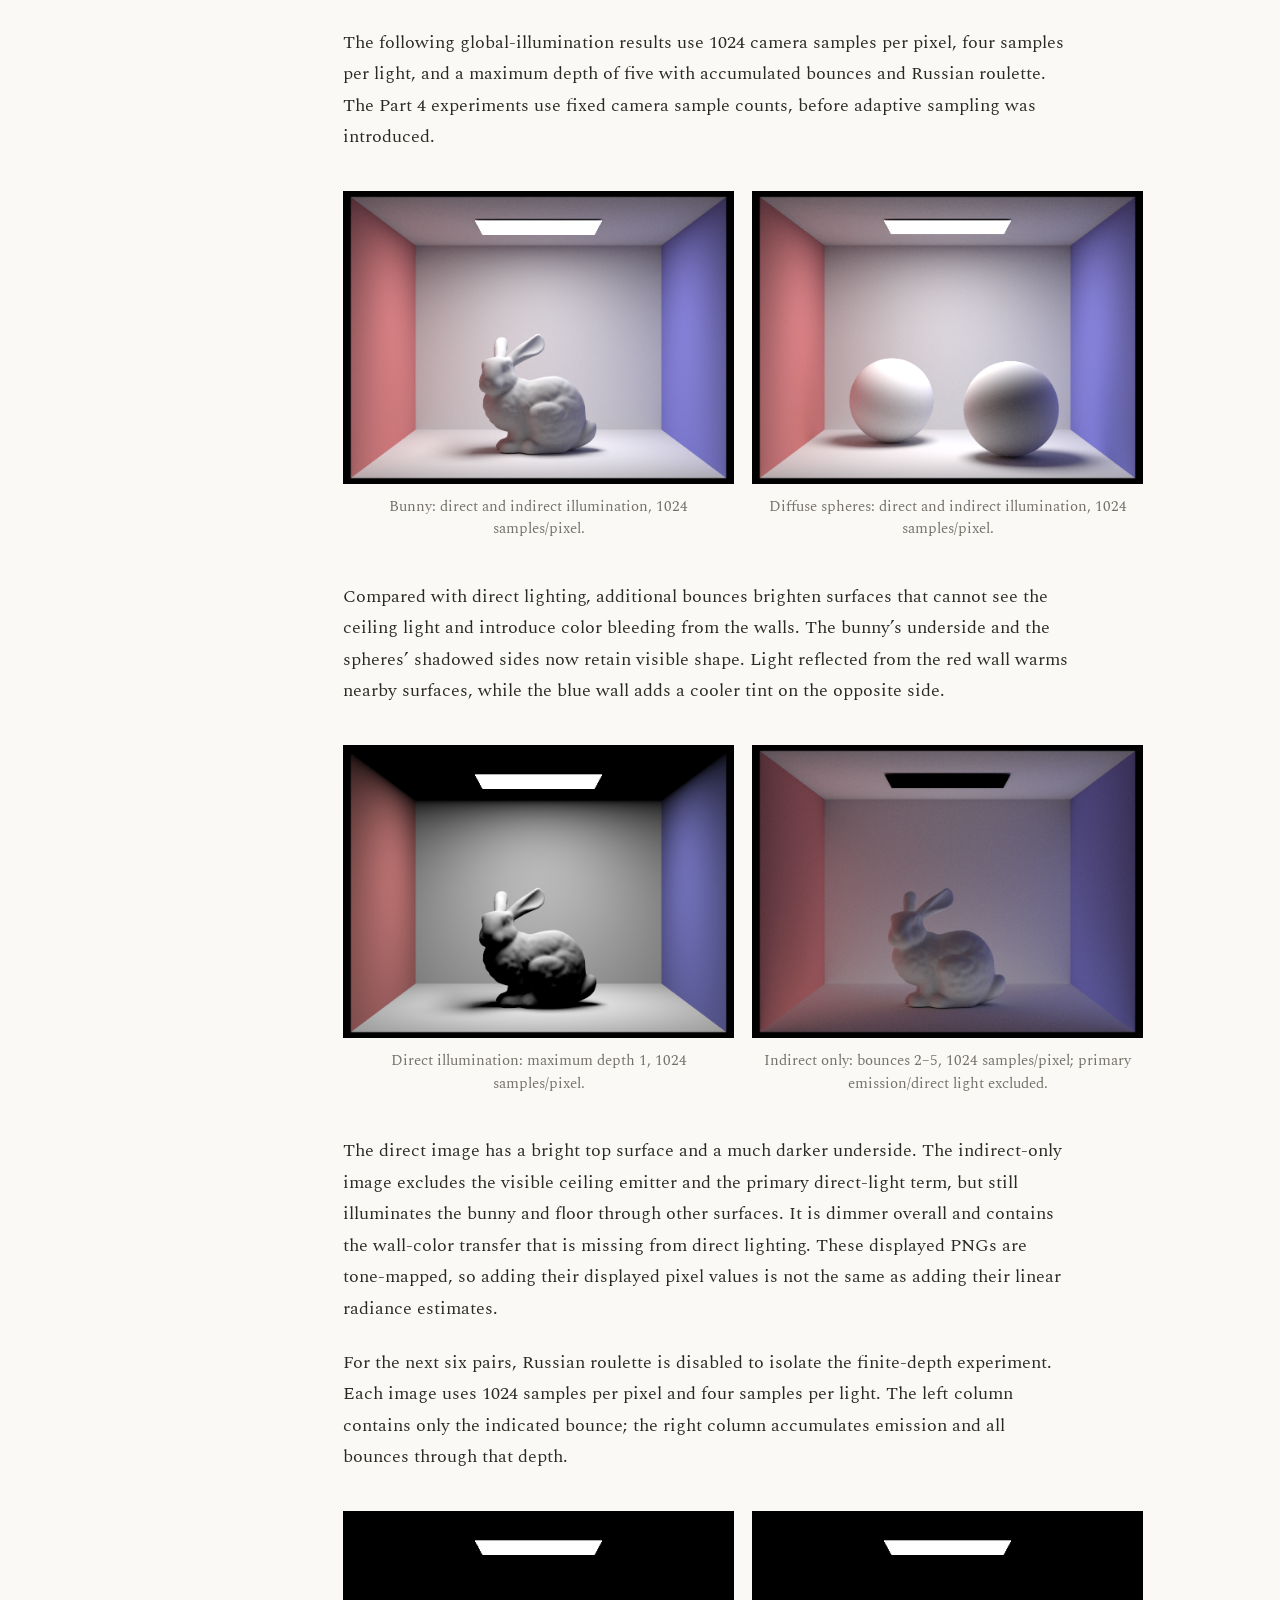
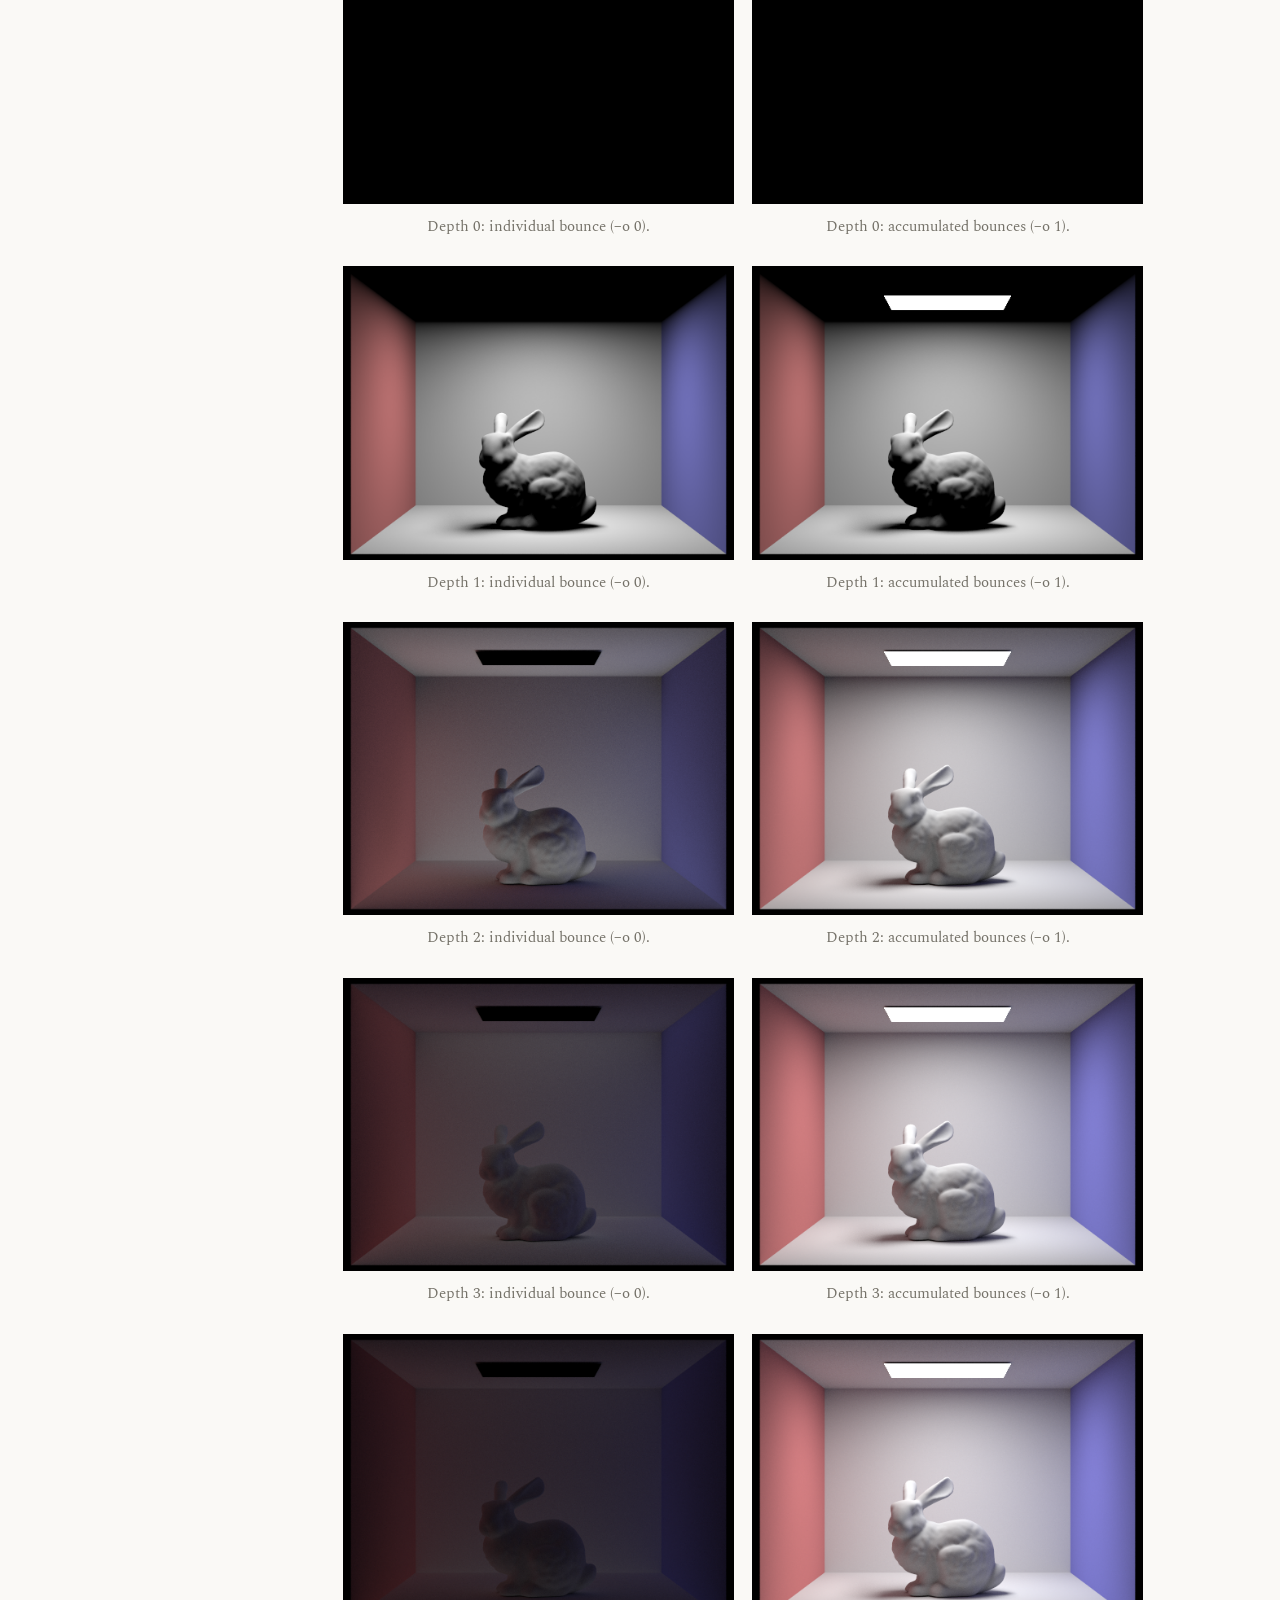
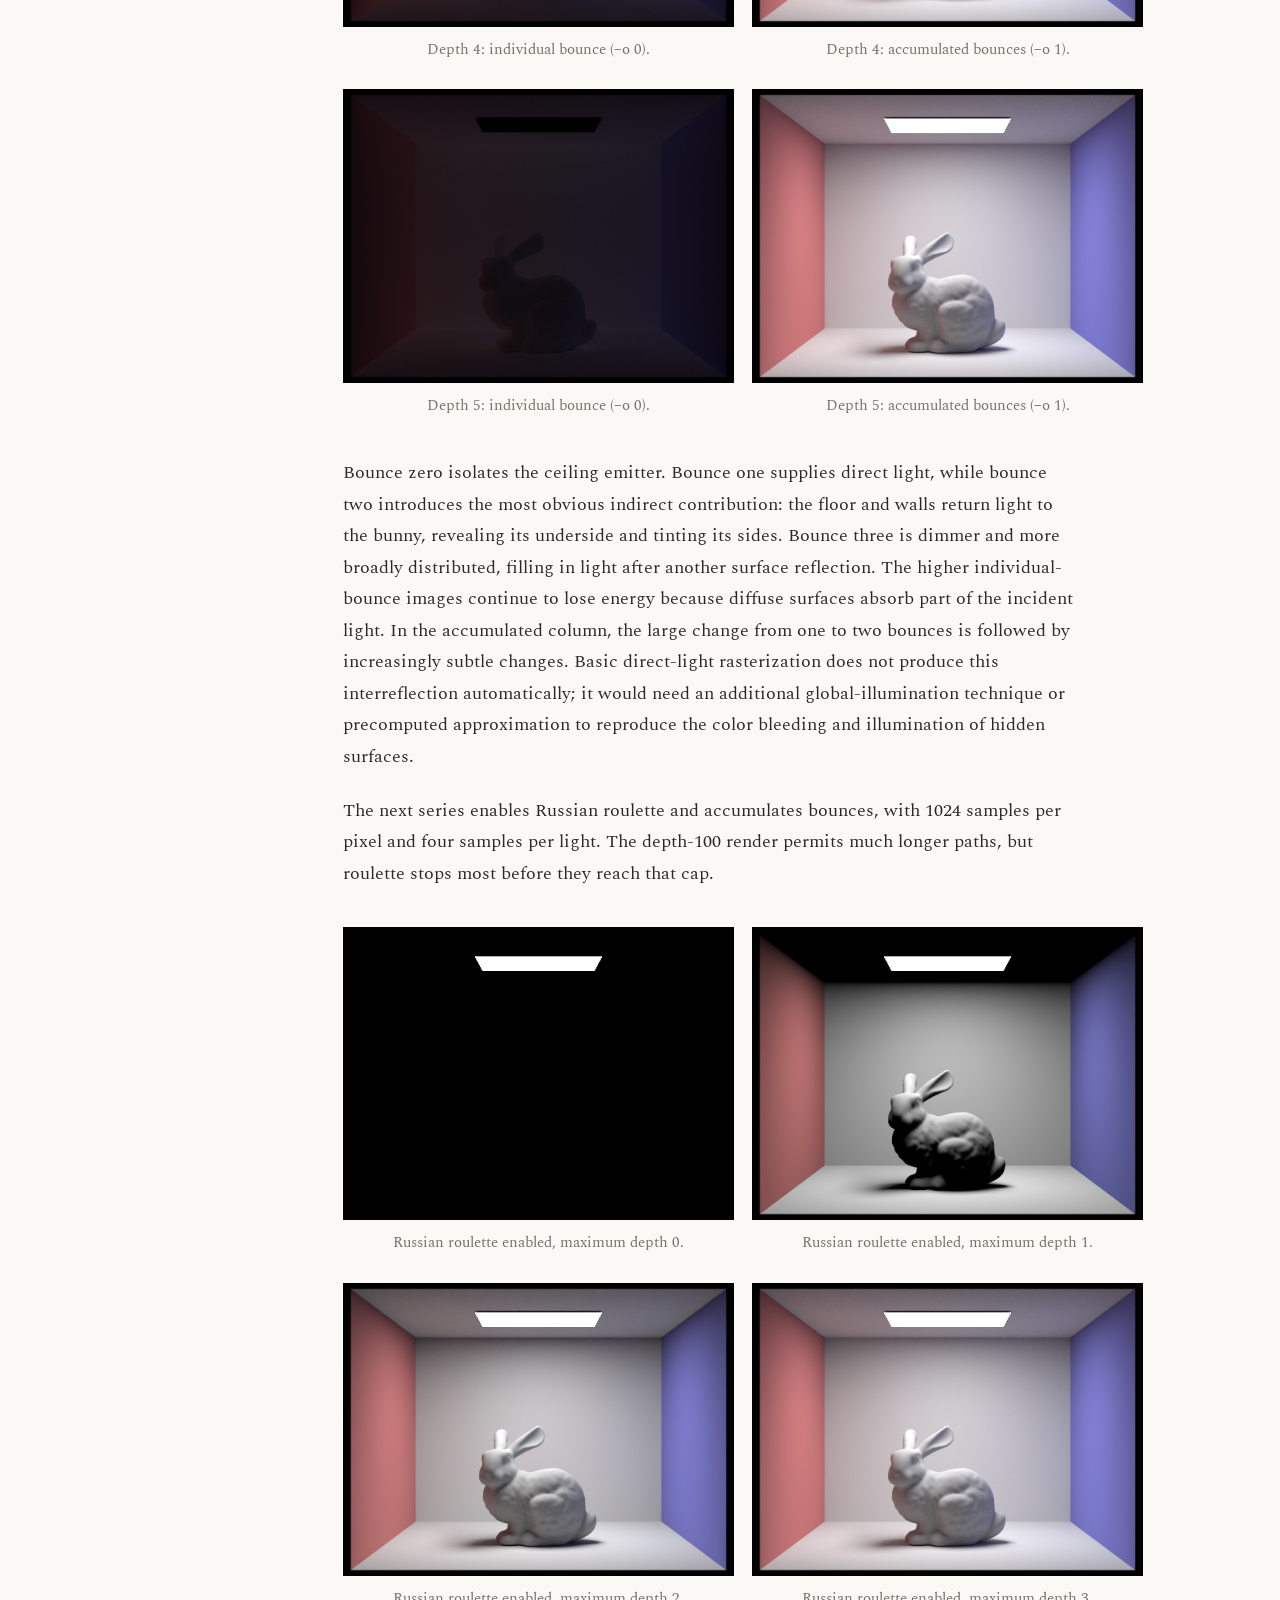
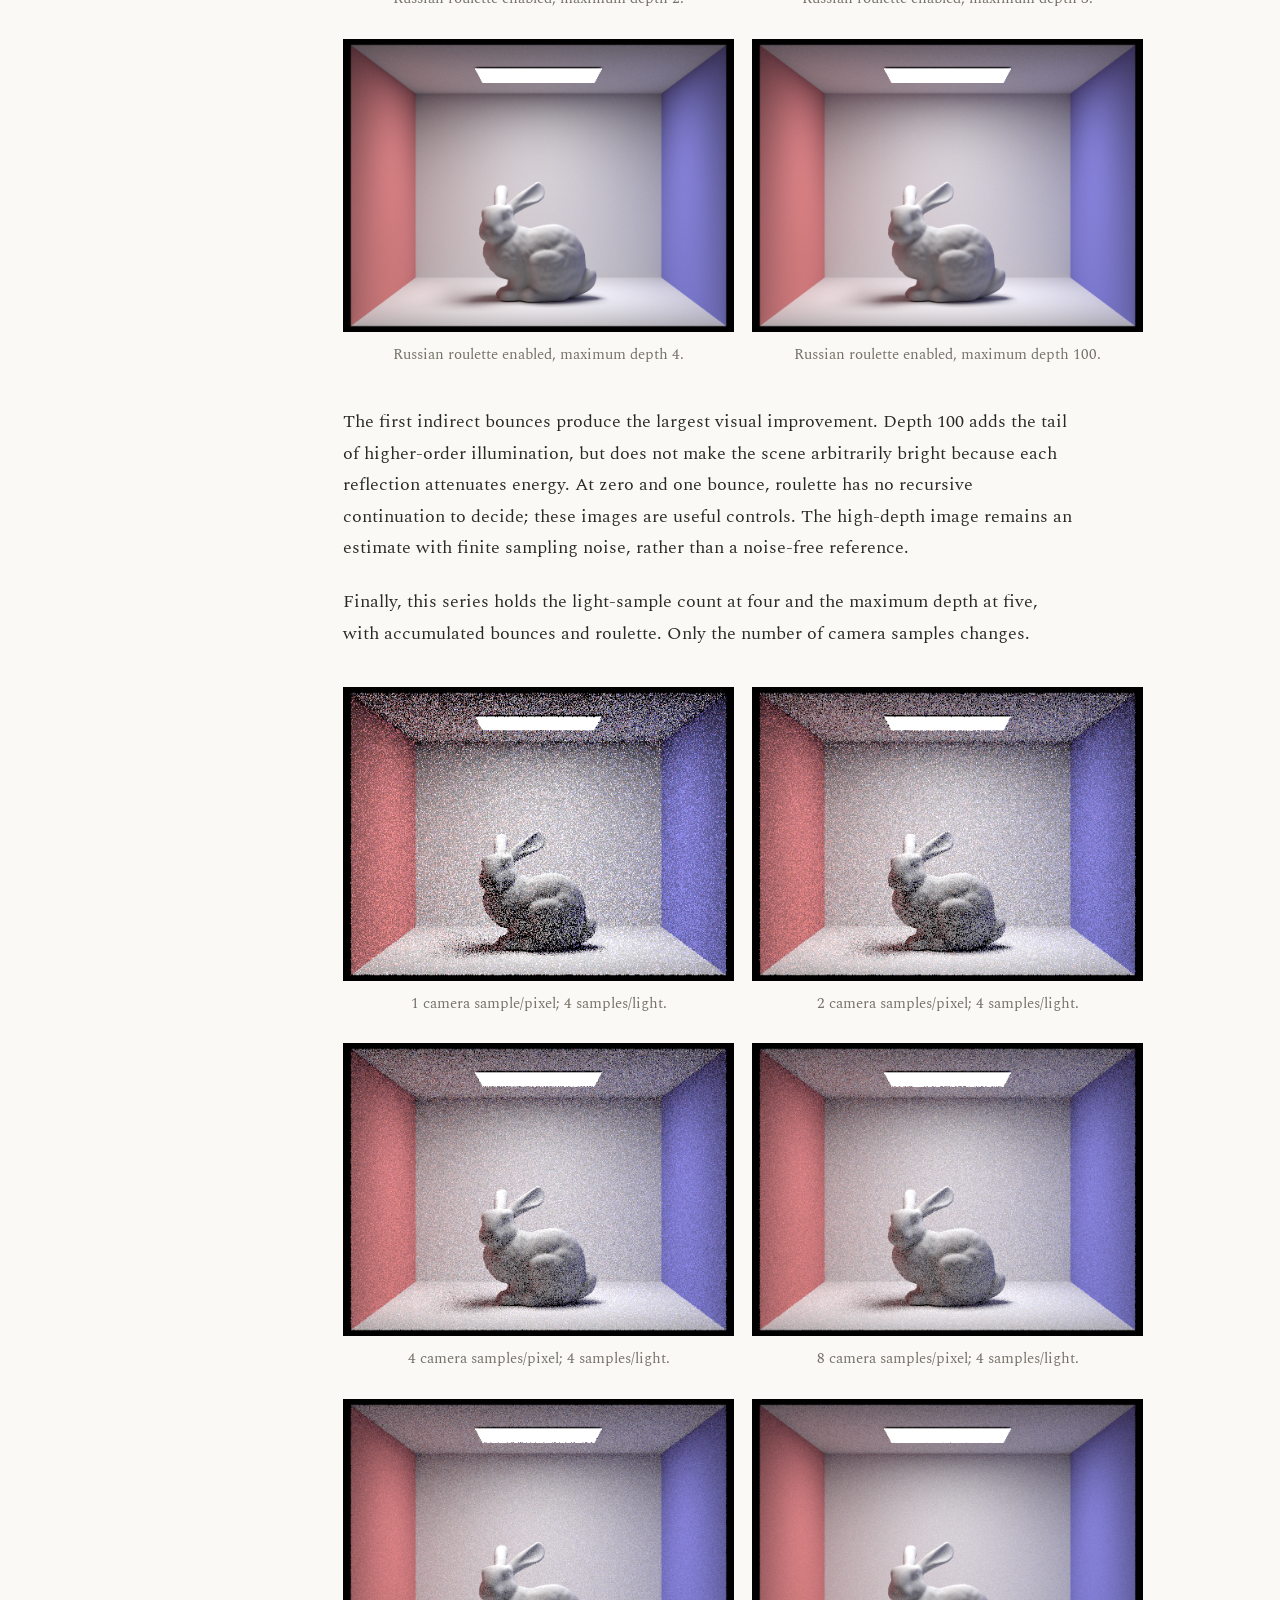
<file: public/cs184/hw3/index.html>
<!doctype html>
<html lang="en"><head><meta charset="utf-8"><meta name="viewport" content="width=device-width,initial-scale=1">
<meta name="color-scheme" content="light"><meta name="description" content="CS184 path tracer by Stephanie Yao and William Xu.">
<title>CS184 Homework 3: Path Tracer</title><link rel="canonical" href="https://suniyao.github.io/cs184/hw3/">
<link rel="preconnect" href="https://fonts.googleapis.com"><link rel="preconnect" href="https://fonts.gstatic.com" crossorigin>
<link href="https://fonts.googleapis.com/css2?family=Spectral:ital,wght@0,400;0,500;0,600;1,400&family=EB+Garamond:ital,wght@0,400;0,500;1,400&display=swap" rel="stylesheet">
<link rel="stylesheet" href="assets/katex/katex.min.css"><link rel="stylesheet" href="report.css"><script defer src="assets/katex/katex.min.js"></script><script defer src="assets/katex/auto-render.min.js"></script><script defer src="math.js"></script></head><body id="top">
<a class="skip-link" href="#overview">Skip to report</a>
<main>
<div class="masthead"><p class="eyebrow">UC BERKELEY · CS184 / 284A · FALL 2026</p><h1>Homework 3: Path Tracer</h1><div class="byline"><span>Stephanie Yao &amp; William Xu</span><span>Fall 2026</span><a href="https://github.com/cal-cs184-student/hw3-steph-writeup">Write-up repository ↗</a></div></div>
<figure class="hero"><div class="hero-images"><img src="assets/hero-normals.png" alt="Sphere scene visualized with surface normal colors"><img src="assets/part4/CBspheres_lambertian_global.png" alt="Sphere scene with diffuse global illumination"><img src="assets/part5/spheres_rate.png" alt="Adaptive sampling rates in the sphere scene"></div><figcaption><span>Normal shading</span><span>Global illumination</span><span>Adaptive sampling</span></figcaption></figure>
<div class="reading-layout"><aside class="contents"><p>Contents</p><nav aria-label="Report contents"><a href="#overview"><span>—</span>Overview</a><a href="#rays"><span>01</span>Rays & intersections</a><a href="#bvh"><span>02</span>Bounding volumes</a><a href="#direct"><span>03</span>Direct illumination</a><a href="#global"><span>04</span>Global illumination</a><a href="#adaptive"><span>05</span>Adaptive sampling</a></nav><a class="back-top" href="#top">Back to top ↑</a></aside><article><section id="overview" aria-labelledby="heading-overview"><div class="section-label">CS184</div><h2 id="heading-overview">Overview</h2>
<p>This project builds a Monte Carlo path tracer from camera rays up to diffuse global illumination. The pipeline generates rays through pixels, finds the nearest surface using a bounding volume hierarchy (BVH), and estimates the light returning toward the camera. Direct lighting samples the light sources, while indirect lighting follows additional surface interactions. Adaptive sampling then spends more work on pixels whose estimates are still uncertain.</p>
<p>The most useful distinction in these experiments is between visibility, transport, and sampling noise. Correct intersections determine which surface is visible; additional bounces change the illumination itself; additional samples make that estimate less noisy. A BVH reduces the cost of finding intersections without intentionally changing the image. The results below separate these changes so that each stage can be evaluated on its own.</p>
</section>
<section id="rays" aria-labelledby="heading-rays"><div class="section-label">PART 01</div><h2 id="heading-rays">Ray generation & scene intersection</h2>
<p>For each pixel, <code>raytrace_pixel</code> draws random offsets from the unit square, adds them to the pixel coordinates, and divides by the image width and height. <code>Camera::generate_ray</code> maps these normalized coordinates onto the sensor plane at \(z=-1\). Its horizontal and vertical extents are \(\tan(\mathrm{hFov}/2)\) and \(\tan(\mathrm{vFov}/2)\), with the field-of-view angles converted from degrees. The camera-to-world rotation transforms this direction, which is normalized; the ray origin is the world-space camera position. The near and far clip values initialize the valid ray interval. Averaging the returned RGB radiance over the samples gives the pixel value.</p><div class="equation">\[\widehat{L}_{\mathrm{pixel}}=\frac{1}{N}\sum_{j=1}^{N}L(\mathbf r_j)\]</div>
<p>Triangle intersection uses the Möller–Trumbore construction. With edges \(\mathbf e_1=\mathbf p_2-\mathbf p_1\) and \(\mathbf e_2=\mathbf p_3-\mathbf p_1\), I solve \(\mathbf o+t\mathbf d=\mathbf p_1+u\mathbf e_1+v\mathbf e_2\) using cross products and dot products. A zero determinant rejects a parallel ray or degenerate triangle. A hit must have \(u\geq0,\quad v\geq0,\quad u+v\leq1\), which keeps it inside the triangle. Its distance t must also lie in the ray’s current interval. The normal is the normalized interpolation \((1-u-v)\mathbf n_1+u\mathbf n_2+v\mathbf n_3\), so the shading varies smoothly across a mesh rather than staying constant on each face.</p><div class="equation">\[\mathbf n=\frac{(1-u-v)\mathbf n_1+u\mathbf n_2+v\mathbf n_3}{\left\|(1-u-v)\mathbf n_1+u\mathbf n_2+v\mathbf n_3\right\|}\]</div>
<p>Sphere intersection substitutes the ray equation into the sphere equation and solves a quadratic. A negative discriminant means a miss. Of the two ordered roots, the implementation selects the nearest one inside the valid interval; this also handles a ray starting inside a sphere or a near root excluded by clipping. The sphere normal points from the center to the hit point. Both primitive types shorten <code>max_t</code> on a successful hit and record the distance, normal, primitive, and material. Later tests therefore cannot overwrite the result with a farther hit.</p>
<div class="figure-grid"><figure><a class="image-link" href="assets/CBempty.png" target="_blank" rel="noopener" aria-label="Open image at original resolution"><img src="assets/CBempty.png" alt="CBempty.dae after task 3"></a><figcaption>CBempty.dae after task 3
</figcaption></figure><figure><a class="image-link" href="assets/CBspheres.png" target="_blank" rel="noopener" aria-label="Open image at original resolution"><img src="assets/CBspheres.png" alt="CBspheres.dae after task 4"></a><figcaption>CBspheres.dae after task 4</figcaption></figure><figure><a class="image-link" href="assets/banana.png" target="_blank" rel="noopener" aria-label="Open image at original resolution"><img src="assets/banana.png" alt="banana.dae"></a><figcaption>banana.dae</figcaption></figure></div>
<p>These normal-shaded images use \(\mathrm{RGB}=0.5\mathbf n+0.5\). The flat box walls have nearly constant colors, whereas the spheres and banana show continuous color changes as their normals vary. This visualization tests the geometry before lighting is introduced. The images were rendered at 800 × 600 with 16 camera samples per pixel.</p>
</section>
<section id="bvh" aria-labelledby="heading-bvh"><div class="section-label">PART 02</div><h2 id="heading-bvh">Bounding volume hierarchy</h2>
<p>The BVH constructor first unions the primitive bounding boxes and separately bounds their centroids. If a range contains at most four primitives, it becomes a leaf holding that iterator range. Otherwise, the constructor chooses the axis with the largest centroid extent and uses <code>std::nth_element</code> to split at the median centroid. Recursing on the two halves produces balanced children. Because the split is by index after partitioning, both children are nonempty even when all centroids coincide; the recursion still makes progress.</p>
<p>Bounding-box intersection uses the slab method. Each axis supplies an entry and exit distance, and intersecting the three intervals gives the range where the ray is inside the box. Negative ray directions swap the two endpoints. A direction component of zero is handled explicitly: the origin must already lie within that slab. This avoids division by zero on a box face. Traversal clips the box interval against the ray’s current minimum and maximum distances, including rays that begin inside a box.</p>
<p>At a leaf, only its own primitives are tested. The any-hit query returns immediately after finding an intersection, which is useful for shadow rays. The closest-hit query visits the child with the earlier box entry first and then evaluates the other child against the shortened ray interval. It does not stop after an arbitrary hit. This preserves the nearest visible surface while pruning work that can no longer affect it.</p>
<div class="figure-grid"><figure><a class="image-link" href="assets/maxplanck.png" target="_blank" rel="noopener" aria-label="Open image at original resolution"><img src="assets/maxplanck.png" alt="peter.dae"></a><figcaption>peter.dae</figcaption></figure><figure><a class="image-link" href="assets/CBlucy.png" target="_blank" rel="noopener" aria-label="Open image at original resolution"><img src="assets/CBlucy.png" alt="CBlucy.dae"></a><figcaption>CBlucy.dae</figcaption></figure><figure><a class="image-link" href="assets/cow.png" target="_blank" rel="noopener" aria-label="Open image at original resolution"><img src="assets/cow.png" alt="cow.dae"></a><figcaption>cow.dae</figcaption></figure><figure><a class="image-link" href="assets/beetle.png" target="_blank" rel="noopener" aria-label="Open image at original resolution"><img src="assets/beetle.png" alt="beetle.dae"></a><figcaption>beetle.dae</figcaption></figure></div>
<p>The following controlled measurements use normal shading, 320 × 240 resolution, one camera sample per pixel, and one thread on the same machine. They report the renderer’s render time, not scene-loading or BVH-construction time. The brute-force executable tests every primitive; the accelerated executable uses the implemented BVH. These are individual measurements, so small timing differences should not be interpreted as precise benchmarks.</p>
<div class="table-scroll"><table class="measurements"><tr><th>Scene</th><th>Without BVH (s)</th><th>With BVH (s)</th><th>Speedup</th><th>Primitive tests/ray, before → after</th></tr>
<tr><td>Cow</td><td>1.0505</td><td>0.0225</td><td>46.7×</td><td>5856 → 4.44</td></tr>
<tr><td>Banana</td><td>0.3684</td><td>0.0310</td><td>11.9×</td><td>2458 → 8.46</td></tr>
<tr><td>Beetle</td><td>1.1646</td><td>0.0348</td><td>33.5×</td><td>7558 → 7.84</td></tr>
</table></div>
<p>The BVH reduces thousands of primitive tests per ray to roughly four to nine in these scenes. Cow improves by about 46.7×, banana by 11.9×, and beetle by 33.5×. The gain is not determined by primitive count alone: the arrangement and overlap of bounding boxes affect how many nodes survive each ray’s visibility tests. Banana requires more primitive tests per ray after acceleration than cow despite containing fewer primitives. Tree traversal also adds overhead, so the reduction in primitive-test count is larger than the measured time speedup.</p>
</section>
<section id="direct" aria-labelledby="heading-direct"><div class="section-label">PART 03</div><h2 id="heading-direct">Direct illumination</h2>
<p>The diffuse material evaluates to \(\rho/\pi\). Zero-bounce radiance is the emission of the surface seen directly by the camera. One-bounce radiance estimates incoming light reflected at the first surface, with a local coordinate frame whose \(z\) axis is the surface normal. The local incoming direction’s z component supplies the cosine factor.</p>
<p>For uniform hemisphere sampling, the estimator draws directions with probability density \(1/(2\pi)\). Each sampled direction is transformed into world space and traced from the hit point with a small positive minimum distance to avoid a self-intersection. If its first intersection emits light, that emission contributes \(f_r L_i\cos\theta\) divided by the sampling density. The result is averaged over the number of directions. Samples that hit a nonemissive surface contribute zero because this estimator is only computing direct illumination.</p><div class="equation">\[\widehat L_o=\frac{1}{N}\sum_{j=1}^{N}\frac{f_r(\omega_o,\omega_j)L_i(\omega_j)\cos\theta_j}{p(\omega_j)},\qquad p(\omega_j)=\frac{1}{2\pi}\]</div>
<p>For light importance sampling, the estimator instead visits each light and samples a direction toward it, obtaining the radiance, distance, and directional PDF from <code>sample_L</code>. Directions below the surface are discarded. A shadow ray ends just before the light and contributes only when no geometry blocks it. Each visible contribution is \(f_r L_i\cos\theta/p(\omega_i)\), averaged for that light and then summed across lights. Delta lights need only one sample; area lights use the configured light-sample count. This method can handle point lights, which have zero probability of being hit by a continuously sampled hemisphere direction. Both comparison pairs below use 480 × 360 resolution and fixed camera sampling.</p>
<div class="figure-grid"><figure><a class="image-link" href="assets/bunny_hemisphere.png" target="_blank" rel="noopener" aria-label="Open image at original resolution"><img src="assets/bunny_hemisphere.png" alt="Uniform hemisphere sampling: 64 samples/pixel, 32 samples per light budget."></a><figcaption>Uniform hemisphere sampling: 64 samples/pixel, 32 samples per light budget.</figcaption></figure><figure><a class="image-link" href="assets/bunny_importance.png" target="_blank" rel="noopener" aria-label="Open image at original resolution"><img src="assets/bunny_importance.png" alt="Light importance sampling: 64 samples/pixel, 32 samples/light."></a><figcaption>Light importance sampling: 64 samples/pixel, 32 samples/light.</figcaption></figure></div>
<div class="figure-grid"><figure><a class="image-link" href="assets/spheres_hemisphere.png" target="_blank" rel="noopener" aria-label="Open image at original resolution"><img src="assets/spheres_hemisphere.png" alt="Spheres: Uniform hemisphere sampling"></a><figcaption>Spheres: uniform hemisphere sampling, 64 samples/pixel, 32 samples/light.</figcaption></figure><figure><a class="image-link" href="assets/spheres_importance.png" target="_blank" rel="noopener" aria-label="Open image at original resolution"><img src="assets/spheres_importance.png" alt="Spheres: Light importance sampling"></a><figcaption>Spheres: light importance sampling, 64 samples/pixel, 32 samples/light.</figcaption></figure></div>
<p>Both scene pairs estimate direct light, but the hemisphere result is visibly noisier, especially on the walls and floor. Many hemisphere directions miss the relatively small ceiling light, so a small number of large contributions dominate the estimate. Sampling the light directly concentrates work on directions that can contribute and leaves visibility as the main rejection test. Both methods leave the bunny’s underside dark because neither includes indirect illumination. The different glow close to the ceiling light also reflects the starter code’s directional area-light model versus the emission returned by a geometry hit.</p>
<p>The next comparison fixes the camera rate at one sample per pixel and varies only the area-light sample count. All four images use light importance sampling and one-bounce lighting.</p>
<div class="figure-grid"><figure><a class="image-link" href="assets/bunny_light_1.png" target="_blank" rel="noopener" aria-label="Open image at original resolution"><img src="assets/bunny_light_1.png" alt="1 light sample per pixel; 1 camera sample/pixel."></a><figcaption>1 light sample per pixel; 1 camera sample/pixel.</figcaption></figure><figure><a class="image-link" href="assets/bunny_light_4.png" target="_blank" rel="noopener" aria-label="Open image at original resolution"><img src="assets/bunny_light_4.png" alt="4 light samples per pixel; 1 camera sample/pixel."></a><figcaption>4 light samples per pixel; 1 camera sample/pixel.</figcaption></figure><figure><a class="image-link" href="assets/bunny_light_16.png" target="_blank" rel="noopener" aria-label="Open image at original resolution"><img src="assets/bunny_light_16.png" alt="16 light samples per pixel; 1 camera sample/pixel."></a><figcaption>16 light samples per pixel; 1 camera sample/pixel.</figcaption></figure><figure><a class="image-link" href="assets/bunny_light_64.png" target="_blank" rel="noopener" aria-label="Open image at original resolution"><img src="assets/bunny_light_64.png" alt="64 light samples per pixel; 1 camera sample/pixel."></a><figcaption>64 light samples per pixel; 1 camera sample/pixel.</figcaption></figure></div>
<p>At one light sample the shadow boundary and nearby floor are strongly speckled. Four and sixteen samples make the penumbra progressively more continuous; at sixty-four, the shadow is much smoother. More light samples improve the visibility integral for the area light, but do not replace camera supersampling: the silhouette can still show aliasing because every pixel has only one camera sample.</p>
</section>
<section id="global" aria-labelledby="heading-global"><div class="section-label">PART 04</div><h2 id="heading-global">Global illumination</h2>
<p>Indirect illumination recursively follows a direction sampled from the surface BSDF. The diffuse sampler chooses a cosine-weighted hemisphere direction, returns its PDF, and evaluates \(\rho/\pi\). After transforming the direction into world space, the new ray starts at the hit point with an epsilon minimum distance and one fewer remaining bounce. A successful secondary intersection returns recursively estimated radiance, multiplied by the current BSDF and \(\cos\theta/p(\omega_i)\). With cosine-weighted diffuse sampling, these factors simplify to the reflectance, although the implementation retains the general weighted expression.</p><div class="equation">\[\widehat L_{\mathrm{indirect}}=\frac{f_r(\omega_o,\omega_i)\,\widehat L_{\mathrm{next}}\cos\theta_i}{p(\omega_i)\,q}\]</div><p>Here \(q\) is the continuation probability: 1 for the first indirect bounce and 0.65 for later bounces when Russian roulette is enabled.</p>
<p>Camera rays start with the requested maximum depth. At depth zero only visible emission is returned. In accumulated mode, each eligible vertex adds its direct-light estimate; in individual-bounce mode, that estimate is added only when the remaining depth is one. Secondary emission is not added again, because light sampling at the preceding vertex already accounts for that direct-light path. This avoids double-counting energy.</p>
<p>Russian roulette always allows the first indirect bounce when the maximum depth exceeds one. At later vertices, a path continues with probability 0.65. Surviving recursive contributions are divided by 0.65 to compensate for terminated paths. Direct lighting already evaluated at the current vertex is retained even if continuation stops. Roulette preserves the expected contribution of paths within the depth limit; a finite maximum depth still truncates longer paths.</p>
<p>The following global-illumination results use 1024 camera samples per pixel, four samples per light, and a maximum depth of five with accumulated bounces and Russian roulette. The Part 4 experiments use fixed camera sample counts, before adaptive sampling was introduced.</p>
<div class="figure-grid"><figure><a class="image-link" href="assets/part4/CBbunny_global.png" target="_blank" rel="noopener" aria-label="Open image at original resolution"><img src="assets/part4/CBbunny_global.png" alt="Bunny: direct and indirect illumination, 1024 samples/pixel."></a><figcaption>Bunny: direct and indirect illumination, 1024 samples/pixel.</figcaption></figure><figure><a class="image-link" href="assets/part4/CBspheres_lambertian_global.png" target="_blank" rel="noopener" aria-label="Open image at original resolution"><img src="assets/part4/CBspheres_lambertian_global.png" alt="Diffuse spheres: direct and indirect illumination, 1024 samples/pixel."></a><figcaption>Diffuse spheres: direct and indirect illumination, 1024 samples/pixel.</figcaption></figure></div>
<p>Compared with direct lighting, additional bounces brighten surfaces that cannot see the ceiling light and introduce color bleeding from the walls. The bunny’s underside and the spheres’ shadowed sides now retain visible shape. Light reflected from the red wall warms nearby surfaces, while the blue wall adds a cooler tint on the opposite side.</p>
<div class="figure-grid"><figure><a class="image-link" href="assets/part4/bunny_direct.png" target="_blank" rel="noopener" aria-label="Open image at original resolution"><img src="assets/part4/bunny_direct.png" alt="Direct illumination: maximum depth 1, 1024 samples/pixel."></a><figcaption>Direct illumination: maximum depth 1, 1024 samples/pixel.</figcaption></figure><figure><a class="image-link" href="assets/part4/bunny_indirect.png" target="_blank" rel="noopener" aria-label="Open image at original resolution"><img src="assets/part4/bunny_indirect.png" alt="Indirect only: bounces 2–5, 1024 samples/pixel; primary emission/direct light excluded."></a><figcaption>Indirect only: bounces 2–5, 1024 samples/pixel; primary emission/direct light excluded.</figcaption></figure></div>
<p>The direct image has a bright top surface and a much darker underside. The indirect-only image excludes the visible ceiling emitter and the primary direct-light term, but still illuminates the bunny and floor through other surfaces. It is dimmer overall and contains the wall-color transfer that is missing from direct lighting. These displayed PNGs are tone-mapped, so adding their displayed pixel values is not the same as adding their linear radiance estimates.</p>
<p>For the next six pairs, Russian roulette is disabled to isolate the finite-depth experiment. Each image uses 1024 samples per pixel and four samples per light. The left column contains only the indicated bounce; the right column accumulates emission and all bounces through that depth.</p>
<div class="figure-grid"><figure><a class="image-link" href="assets/part4/bunny_accum0_m0.png" target="_blank" rel="noopener" aria-label="Open image at original resolution"><img src="assets/part4/bunny_accum0_m0.png" alt="Depth 0: individual bounce (−o 0)."></a><figcaption>Depth 0: individual bounce (−o 0).</figcaption></figure><figure><a class="image-link" href="assets/part4/bunny_accum1_m0.png" target="_blank" rel="noopener" aria-label="Open image at original resolution"><img src="assets/part4/bunny_accum1_m0.png" alt="Depth 0: accumulated bounces (−o 1)."></a><figcaption>Depth 0: accumulated bounces (−o 1).</figcaption></figure><figure><a class="image-link" href="assets/part4/bunny_accum0_m1.png" target="_blank" rel="noopener" aria-label="Open image at original resolution"><img src="assets/part4/bunny_accum0_m1.png" alt="Depth 1: individual bounce (−o 0)."></a><figcaption>Depth 1: individual bounce (−o 0).</figcaption></figure><figure><a class="image-link" href="assets/part4/bunny_accum1_m1.png" target="_blank" rel="noopener" aria-label="Open image at original resolution"><img src="assets/part4/bunny_accum1_m1.png" alt="Depth 1: accumulated bounces (−o 1)."></a><figcaption>Depth 1: accumulated bounces (−o 1).</figcaption></figure><figure><a class="image-link" href="assets/part4/bunny_accum0_m2.png" target="_blank" rel="noopener" aria-label="Open image at original resolution"><img src="assets/part4/bunny_accum0_m2.png" alt="Depth 2: individual bounce (−o 0)."></a><figcaption>Depth 2: individual bounce (−o 0).</figcaption></figure><figure><a class="image-link" href="assets/part4/bunny_accum1_m2.png" target="_blank" rel="noopener" aria-label="Open image at original resolution"><img src="assets/part4/bunny_accum1_m2.png" alt="Depth 2: accumulated bounces (−o 1)."></a><figcaption>Depth 2: accumulated bounces (−o 1).</figcaption></figure><figure><a class="image-link" href="assets/part4/bunny_accum0_m3.png" target="_blank" rel="noopener" aria-label="Open image at original resolution"><img src="assets/part4/bunny_accum0_m3.png" alt="Depth 3: individual bounce (−o 0)."></a><figcaption>Depth 3: individual bounce (−o 0).</figcaption></figure><figure><a class="image-link" href="assets/part4/bunny_accum1_m3.png" target="_blank" rel="noopener" aria-label="Open image at original resolution"><img src="assets/part4/bunny_accum1_m3.png" alt="Depth 3: accumulated bounces (−o 1)."></a><figcaption>Depth 3: accumulated bounces (−o 1).</figcaption></figure><figure><a class="image-link" href="assets/part4/bunny_accum0_m4.png" target="_blank" rel="noopener" aria-label="Open image at original resolution"><img src="assets/part4/bunny_accum0_m4.png" alt="Depth 4: individual bounce (−o 0)."></a><figcaption>Depth 4: individual bounce (−o 0).</figcaption></figure><figure><a class="image-link" href="assets/part4/bunny_accum1_m4.png" target="_blank" rel="noopener" aria-label="Open image at original resolution"><img src="assets/part4/bunny_accum1_m4.png" alt="Depth 4: accumulated bounces (−o 1)."></a><figcaption>Depth 4: accumulated bounces (−o 1).</figcaption></figure><figure><a class="image-link" href="assets/part4/bunny_accum0_m5.png" target="_blank" rel="noopener" aria-label="Open image at original resolution"><img src="assets/part4/bunny_accum0_m5.png" alt="Depth 5: individual bounce (−o 0)."></a><figcaption>Depth 5: individual bounce (−o 0).</figcaption></figure><figure><a class="image-link" href="assets/part4/bunny_accum1_m5.png" target="_blank" rel="noopener" aria-label="Open image at original resolution"><img src="assets/part4/bunny_accum1_m5.png" alt="Depth 5: accumulated bounces (−o 1)."></a><figcaption>Depth 5: accumulated bounces (−o 1).</figcaption></figure></div>
<p>Bounce zero isolates the ceiling emitter. Bounce one supplies direct light, while bounce two introduces the most obvious indirect contribution: the floor and walls return light to the bunny, revealing its underside and tinting its sides. Bounce three is dimmer and more broadly distributed, filling in light after another surface reflection. The higher individual-bounce images continue to lose energy because diffuse surfaces absorb part of the incident light. In the accumulated column, the large change from one to two bounces is followed by increasingly subtle changes. Basic direct-light rasterization does not produce this interreflection automatically; it would need an additional global-illumination technique or precomputed approximation to reproduce the color bleeding and illumination of hidden surfaces.</p>
<p>The next series enables Russian roulette and accumulates bounces, with 1024 samples per pixel and four samples per light. The depth-100 render permits much longer paths, but roulette stops most before they reach that cap.</p>
<div class="figure-grid"><figure><a class="image-link" href="assets/part4/bunny_rr_m0.png" target="_blank" rel="noopener" aria-label="Open image at original resolution"><img src="assets/part4/bunny_rr_m0.png" alt="Russian roulette enabled, maximum depth 0."></a><figcaption>Russian roulette enabled, maximum depth 0.</figcaption></figure><figure><a class="image-link" href="assets/part4/bunny_rr_m1.png" target="_blank" rel="noopener" aria-label="Open image at original resolution"><img src="assets/part4/bunny_rr_m1.png" alt="Russian roulette enabled, maximum depth 1."></a><figcaption>Russian roulette enabled, maximum depth 1.</figcaption></figure><figure><a class="image-link" href="assets/part4/bunny_rr_m2.png" target="_blank" rel="noopener" aria-label="Open image at original resolution"><img src="assets/part4/bunny_rr_m2.png" alt="Russian roulette enabled, maximum depth 2."></a><figcaption>Russian roulette enabled, maximum depth 2.</figcaption></figure><figure><a class="image-link" href="assets/part4/bunny_rr_m3.png" target="_blank" rel="noopener" aria-label="Open image at original resolution"><img src="assets/part4/bunny_rr_m3.png" alt="Russian roulette enabled, maximum depth 3."></a><figcaption>Russian roulette enabled, maximum depth 3.</figcaption></figure><figure><a class="image-link" href="assets/part4/bunny_rr_m4.png" target="_blank" rel="noopener" aria-label="Open image at original resolution"><img src="assets/part4/bunny_rr_m4.png" alt="Russian roulette enabled, maximum depth 4."></a><figcaption>Russian roulette enabled, maximum depth 4.</figcaption></figure><figure><a class="image-link" href="assets/part4/bunny_rr_m100.png" target="_blank" rel="noopener" aria-label="Open image at original resolution"><img src="assets/part4/bunny_rr_m100.png" alt="Russian roulette enabled, maximum depth 100."></a><figcaption>Russian roulette enabled, maximum depth 100.</figcaption></figure></div>
<p>The first indirect bounces produce the largest visual improvement. Depth 100 adds the tail of higher-order illumination, but does not make the scene arbitrarily bright because each reflection attenuates energy. At zero and one bounce, roulette has no recursive continuation to decide; these images are useful controls. The high-depth image remains an estimate with finite sampling noise, rather than a noise-free reference.</p>
<p>Finally, this series holds the light-sample count at four and the maximum depth at five, with accumulated bounces and roulette. Only the number of camera samples changes.</p>
<div class="figure-grid"><figure><a class="image-link" href="assets/part4/bunny_s1.png" target="_blank" rel="noopener" aria-label="Open image at original resolution"><img src="assets/part4/bunny_s1.png" alt="1 camera sample/pixel; 4 samples/light."></a><figcaption>1 camera sample/pixel; 4 samples/light.</figcaption></figure><figure><a class="image-link" href="assets/part4/bunny_s2.png" target="_blank" rel="noopener" aria-label="Open image at original resolution"><img src="assets/part4/bunny_s2.png" alt="2 camera samples/pixel; 4 samples/light."></a><figcaption>2 camera samples/pixel; 4 samples/light.</figcaption></figure><figure><a class="image-link" href="assets/part4/bunny_s4.png" target="_blank" rel="noopener" aria-label="Open image at original resolution"><img src="assets/part4/bunny_s4.png" alt="4 camera samples/pixel; 4 samples/light."></a><figcaption>4 camera samples/pixel; 4 samples/light.</figcaption></figure><figure><a class="image-link" href="assets/part4/bunny_s8.png" target="_blank" rel="noopener" aria-label="Open image at original resolution"><img src="assets/part4/bunny_s8.png" alt="8 camera samples/pixel; 4 samples/light."></a><figcaption>8 camera samples/pixel; 4 samples/light.</figcaption></figure><figure><a class="image-link" href="assets/part4/bunny_s16.png" target="_blank" rel="noopener" aria-label="Open image at original resolution"><img src="assets/part4/bunny_s16.png" alt="16 camera samples/pixel; 4 samples/light."></a><figcaption>16 camera samples/pixel; 4 samples/light.</figcaption></figure><figure><a class="image-link" href="assets/part4/bunny_s64.png" target="_blank" rel="noopener" aria-label="Open image at original resolution"><img src="assets/part4/bunny_s64.png" alt="64 camera samples/pixel; 4 samples/light."></a><figcaption>64 camera samples/pixel; 4 samples/light.</figcaption></figure><figure><a class="image-link" href="assets/part4/bunny_s1024.png" target="_blank" rel="noopener" aria-label="Open image at original resolution"><img src="assets/part4/bunny_s1024.png" alt="1024 camera samples/pixel; 4 samples/light."></a><figcaption>1024 camera samples/pixel; 4 samples/light.</figcaption></figure></div>
<p>At one to eight samples, individual random paths create strong grain and occasional bright contributions. Sixteen and sixty-four samples reveal the scene more consistently, while 1024 gives much smoother wall gradients and soft shadows. The geometry and transport model do not change across this series. Averaging more independent samples reduces the standard error approximately with the inverse square root of the sample count, so large quality improvements require substantial additional work.</p>
</section>
<section id="adaptive" aria-labelledby="heading-adaptive"><div class="section-label">PART 05</div><h2 id="heading-adaptive">Adaptive sampling</h2>
<p>Adaptive sampling uses the observed variation in each pixel to decide whether another batch of camera rays is needed. The implementation accumulates RGB radiance and tracks the mean and variance of each sample’s luminance using Welford’s online update. This computes the sample variance without storing every sample and avoids subtracting two large, nearly equal sums for bright, nearly constant pixels.</p><div class="equation">\[\delta_n=x_n-\mu_{n-1},\quad\mu_n=\mu_{n-1}+\frac{\delta_n}{n},\quad M_{2,n}=M_{2,n-1}+\delta_n(x_n-\mu_n)\]</div>
<p>After each complete batch, provided at least two samples have been collected, the code computes \(I=1.96\sqrt{s^2/n}\). It stops when \(I\leq\texttt{maxTolerance}\,\mu\), or when the configured maximum sample count is reached. The RGB sum is divided by the actual count, and that same count is written into <code>sampleCountBuffer</code>. The rate image visualizes actual count divided by the maximum: blue means relatively few samples, green is intermediate, and red is near the limit. A batch size of zero disables early termination for fixed-sample experiments.</p><div class="equation">\[s^2=\frac{M_{2,n}}{n-1},\qquad I=1.96\frac{s}{\sqrt n}\leq\texttt{maxTolerance}\,\mu_n\]</div>
<p>Both scenes below use a maximum of 2048 camera samples per pixel, one sample per light, maximum depth five, and accumulated illumination with Russian roulette. The convergence test runs every 64 samples with a relative tolerance of 0.05. The PNGs are the renderer’s original 480 × 360 outputs.</p>
<div class="figure-grid"><figure><a class="image-link" href="assets/part5/bunny.png" target="_blank" rel="noopener" aria-label="Open image at original resolution"><img src="assets/part5/bunny.png" alt="Bunny: adaptively sampled final render."></a><figcaption>Bunny: adaptively sampled final render.</figcaption></figure><figure><a class="image-link" href="assets/part5/bunny_rate.png" target="_blank" rel="noopener" aria-label="Open image at original resolution"><img src="assets/part5/bunny_rate.png" alt="Bunny: corresponding sampling-rate map."></a><figcaption>Bunny: corresponding sampling-rate map.</figcaption></figure><figure><a class="image-link" href="assets/part5/spheres.png" target="_blank" rel="noopener" aria-label="Open image at original resolution"><img src="assets/part5/spheres.png" alt="Diffuse spheres: adaptively sampled final render."></a><figcaption>Diffuse spheres: adaptively sampled final render.</figcaption></figure><figure><a class="image-link" href="assets/part5/spheres_rate.png" target="_blank" rel="noopener" aria-label="Open image at original resolution"><img src="assets/part5/spheres_rate.png" alt="Diffuse spheres: corresponding sampling-rate map."></a><figcaption>Diffuse spheres: corresponding sampling-rate map.</figcaption></figure></div>
<p>The bunny’s rate map assigns many samples to its shadowed body, contact shadow, and the upper wall region, while broad wall regions and the directly visible emitter converge earlier. Those difficult areas contain more variable visibility or weaker indirect illumination, so achieving a small relative error requires more samples. The spheres likewise concentrate work on shadow transitions and darker curved surfaces. The final images retain smooth broad regions without forcing every pixel to use the maximum budget. The stopping rule is a practical variance-based estimate, not a guarantee: pixels can still be noisy at the cap, and a batch may miss rare high-energy paths.</p>
</section></article></div></main><footer class="site-footer"><span>CS 184 / 284A · Computer Graphics</span><a href="#top">Back to top ↑</a></footer></body></html>
</file>
